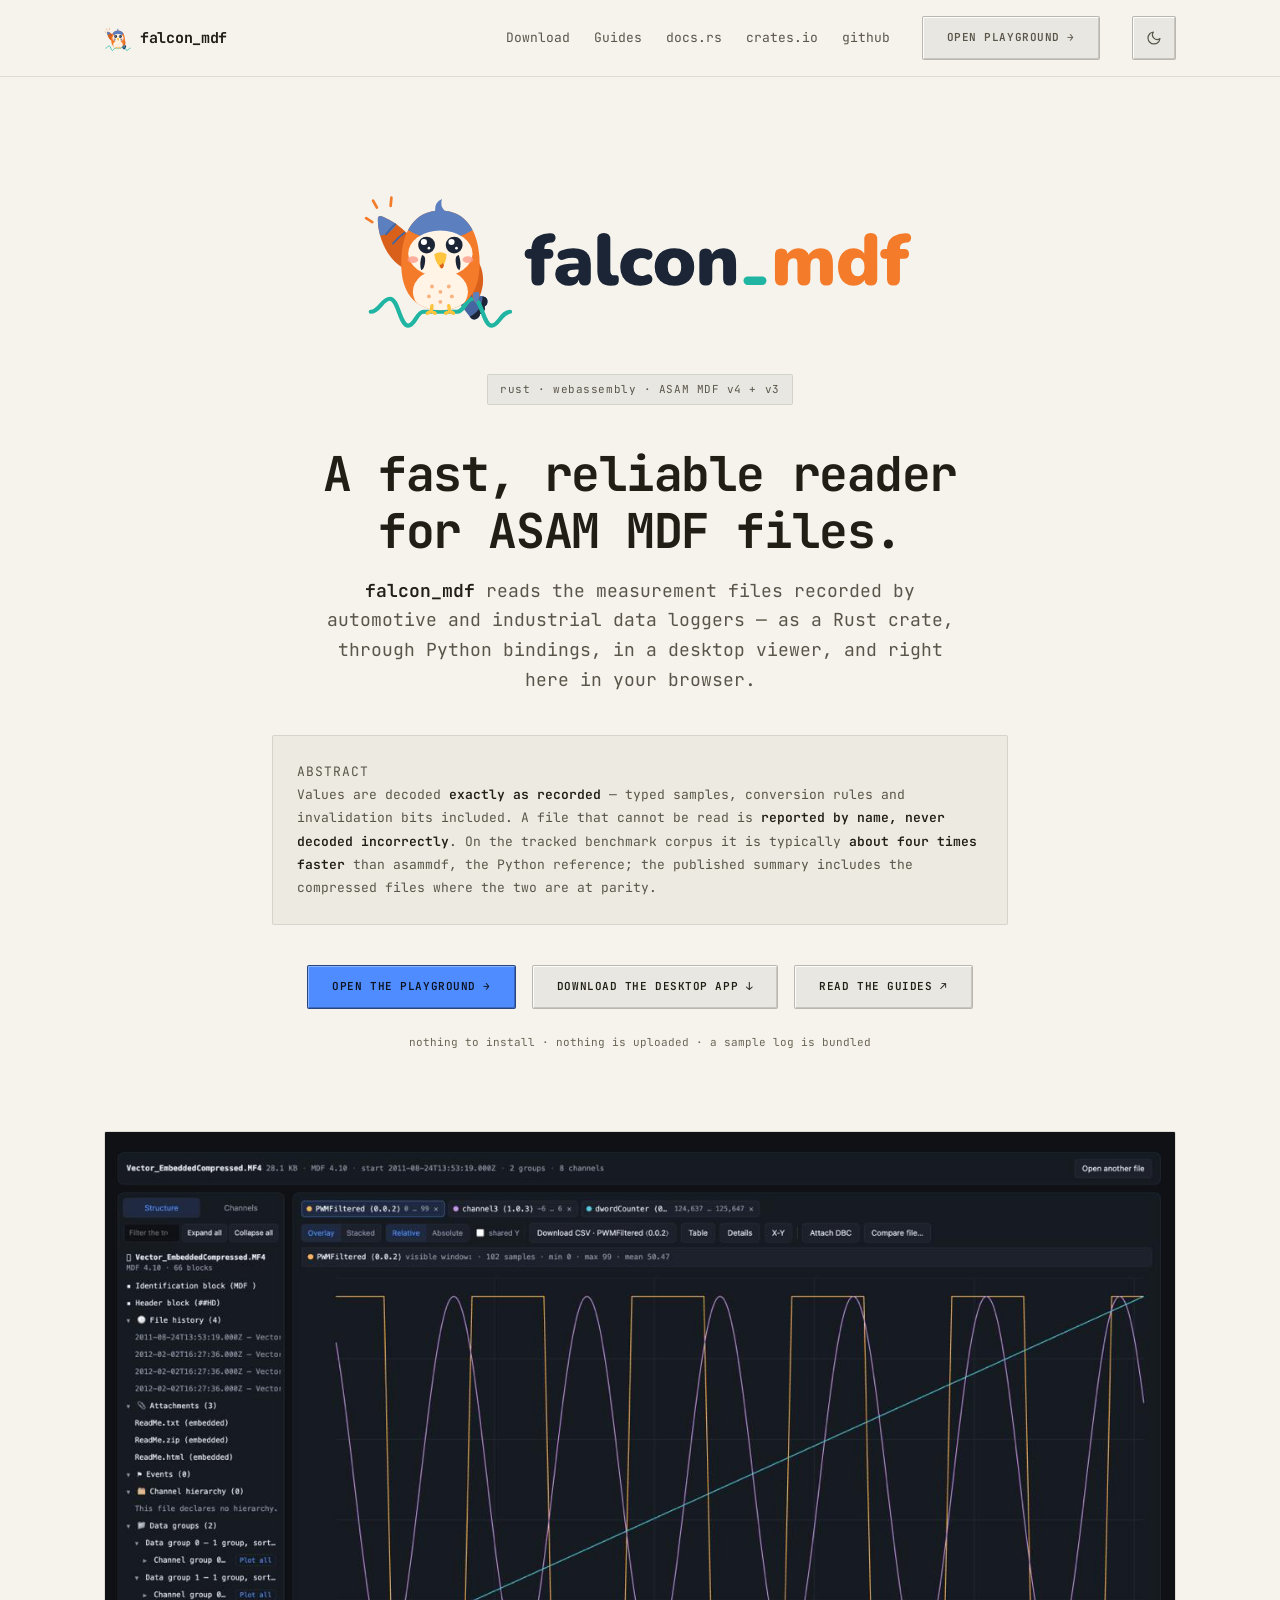
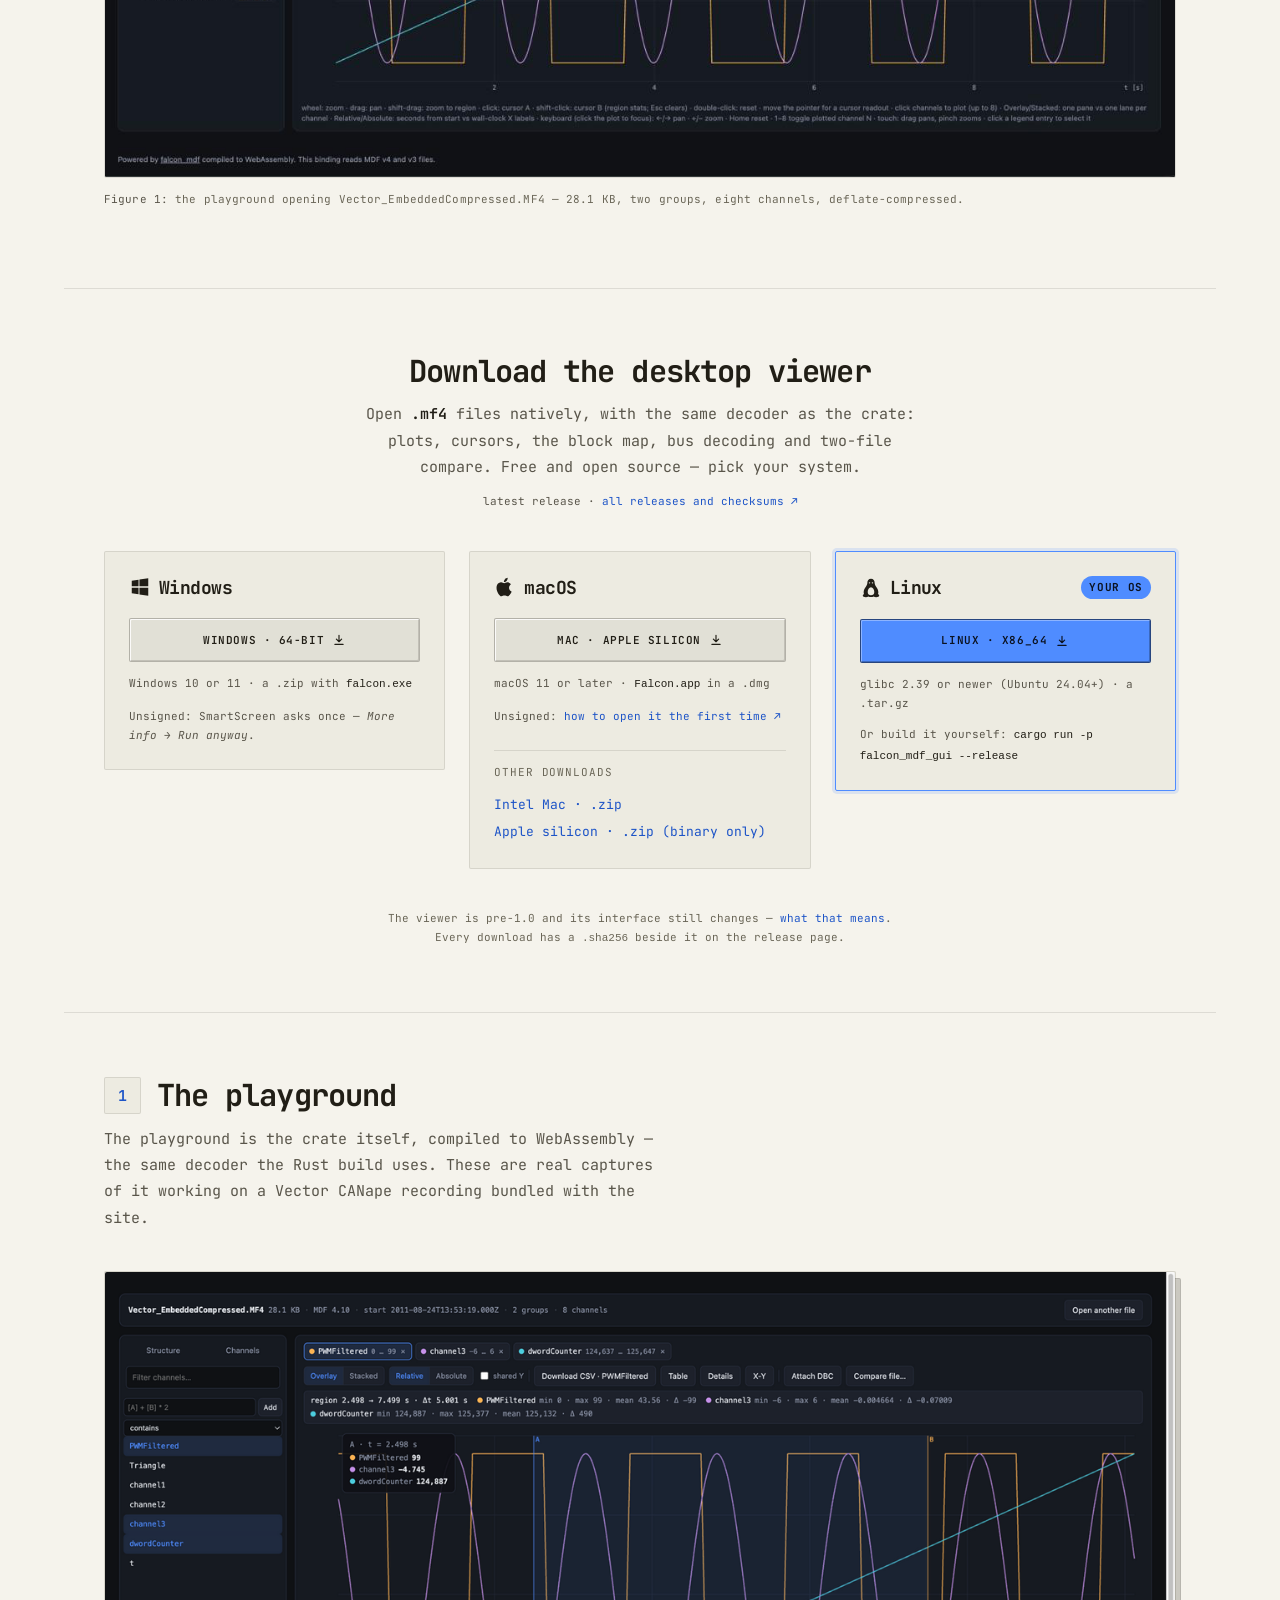
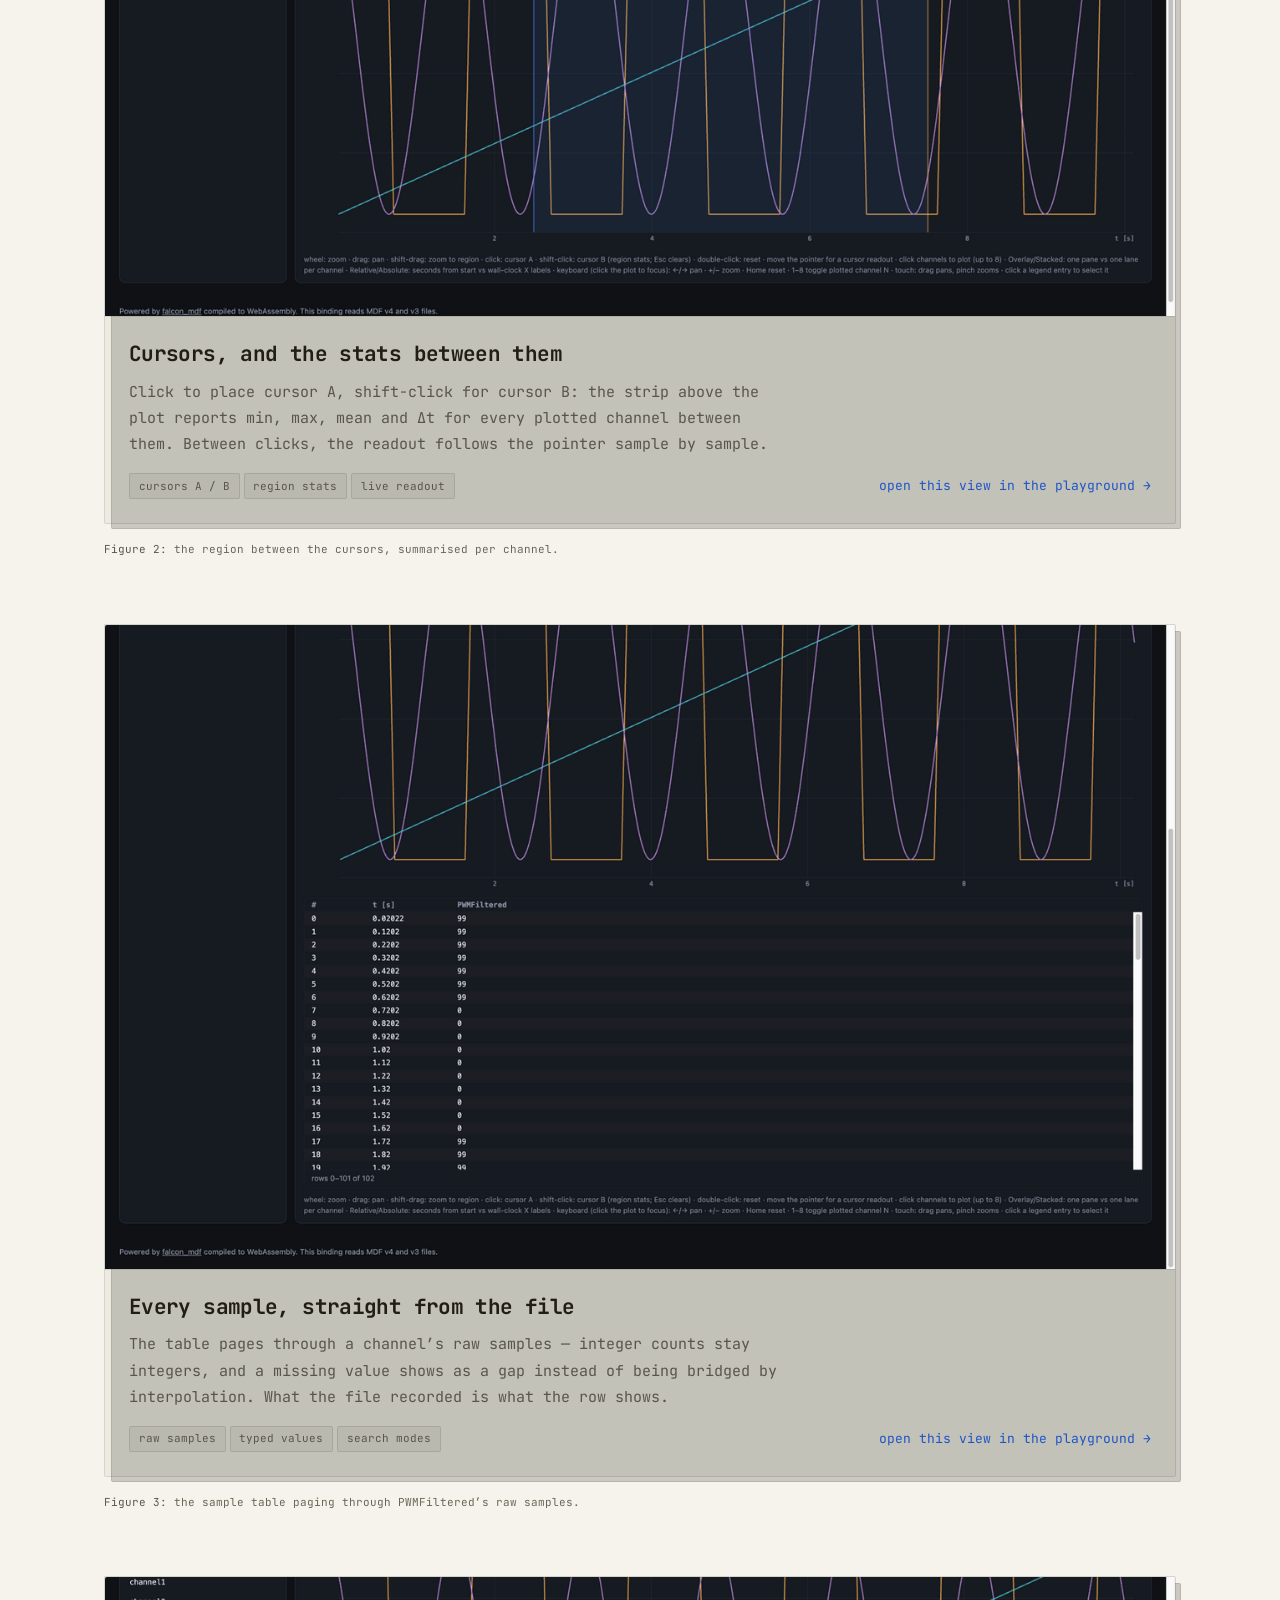
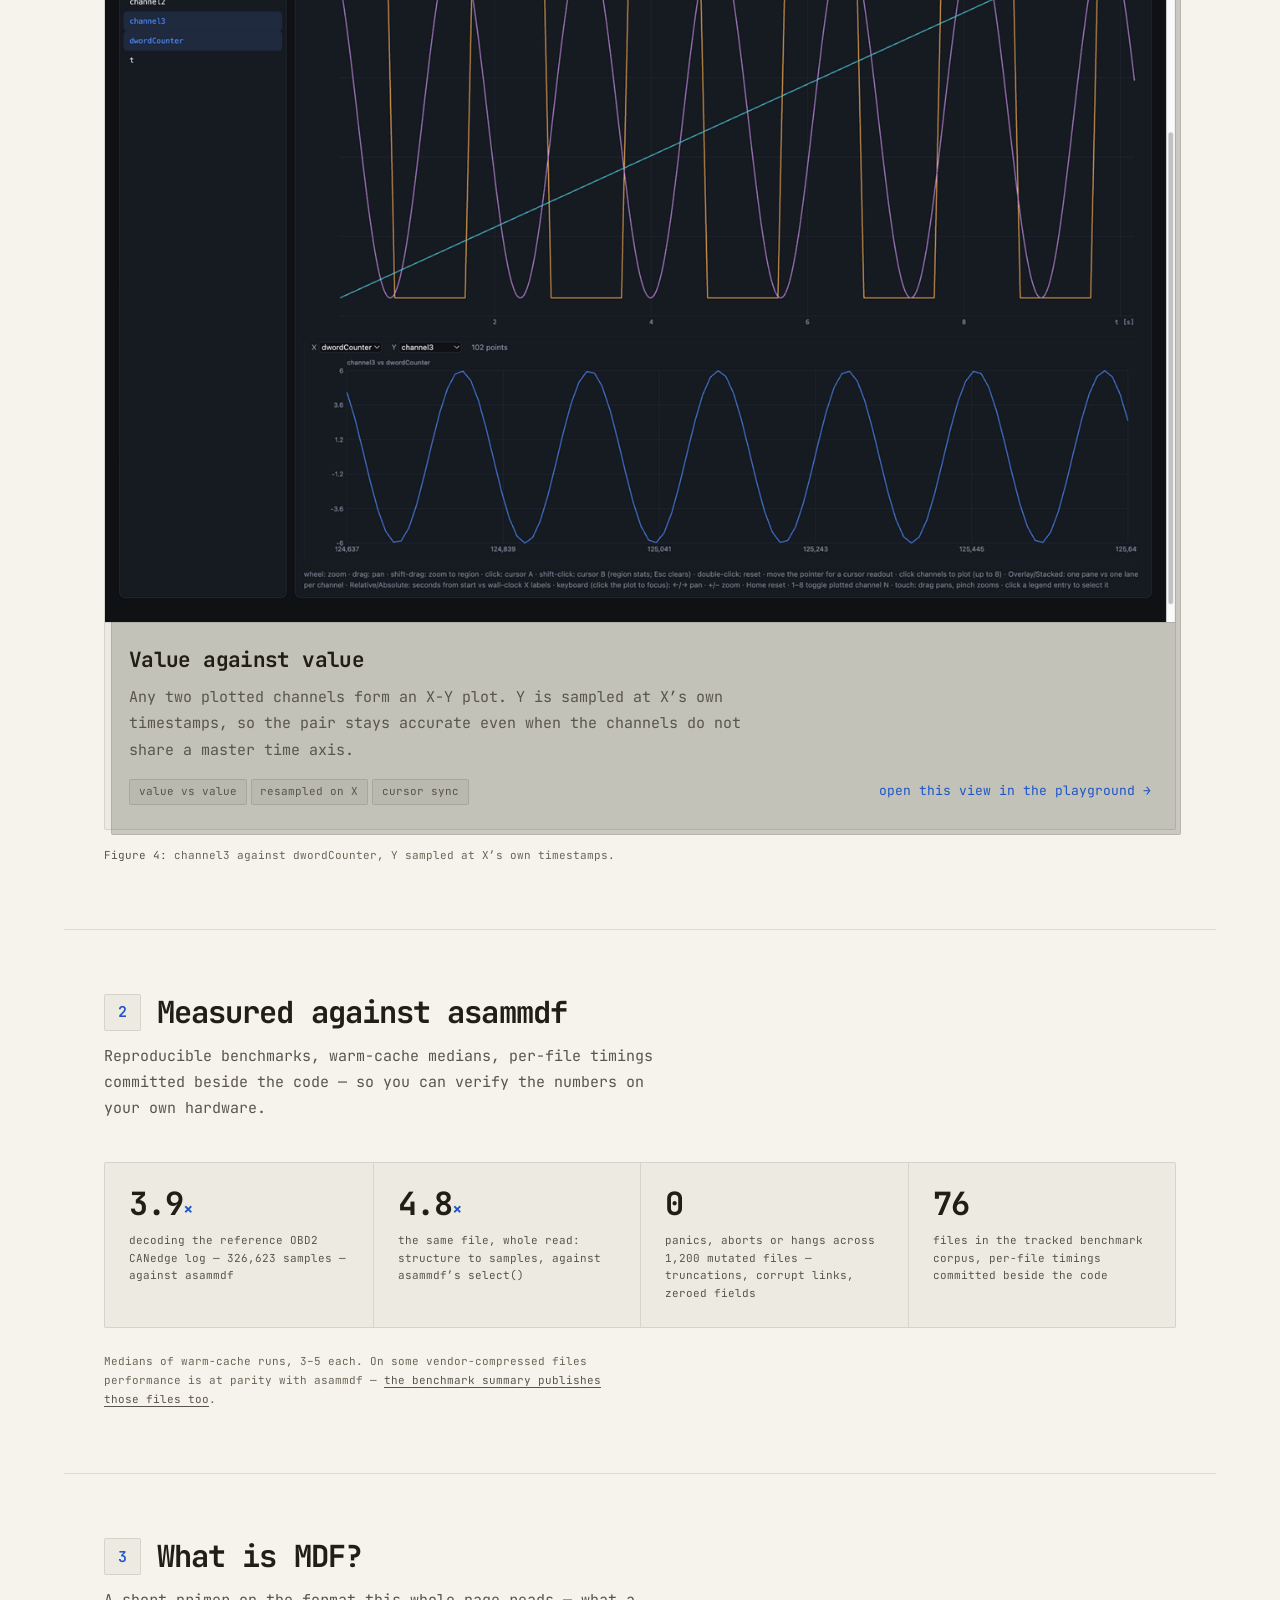
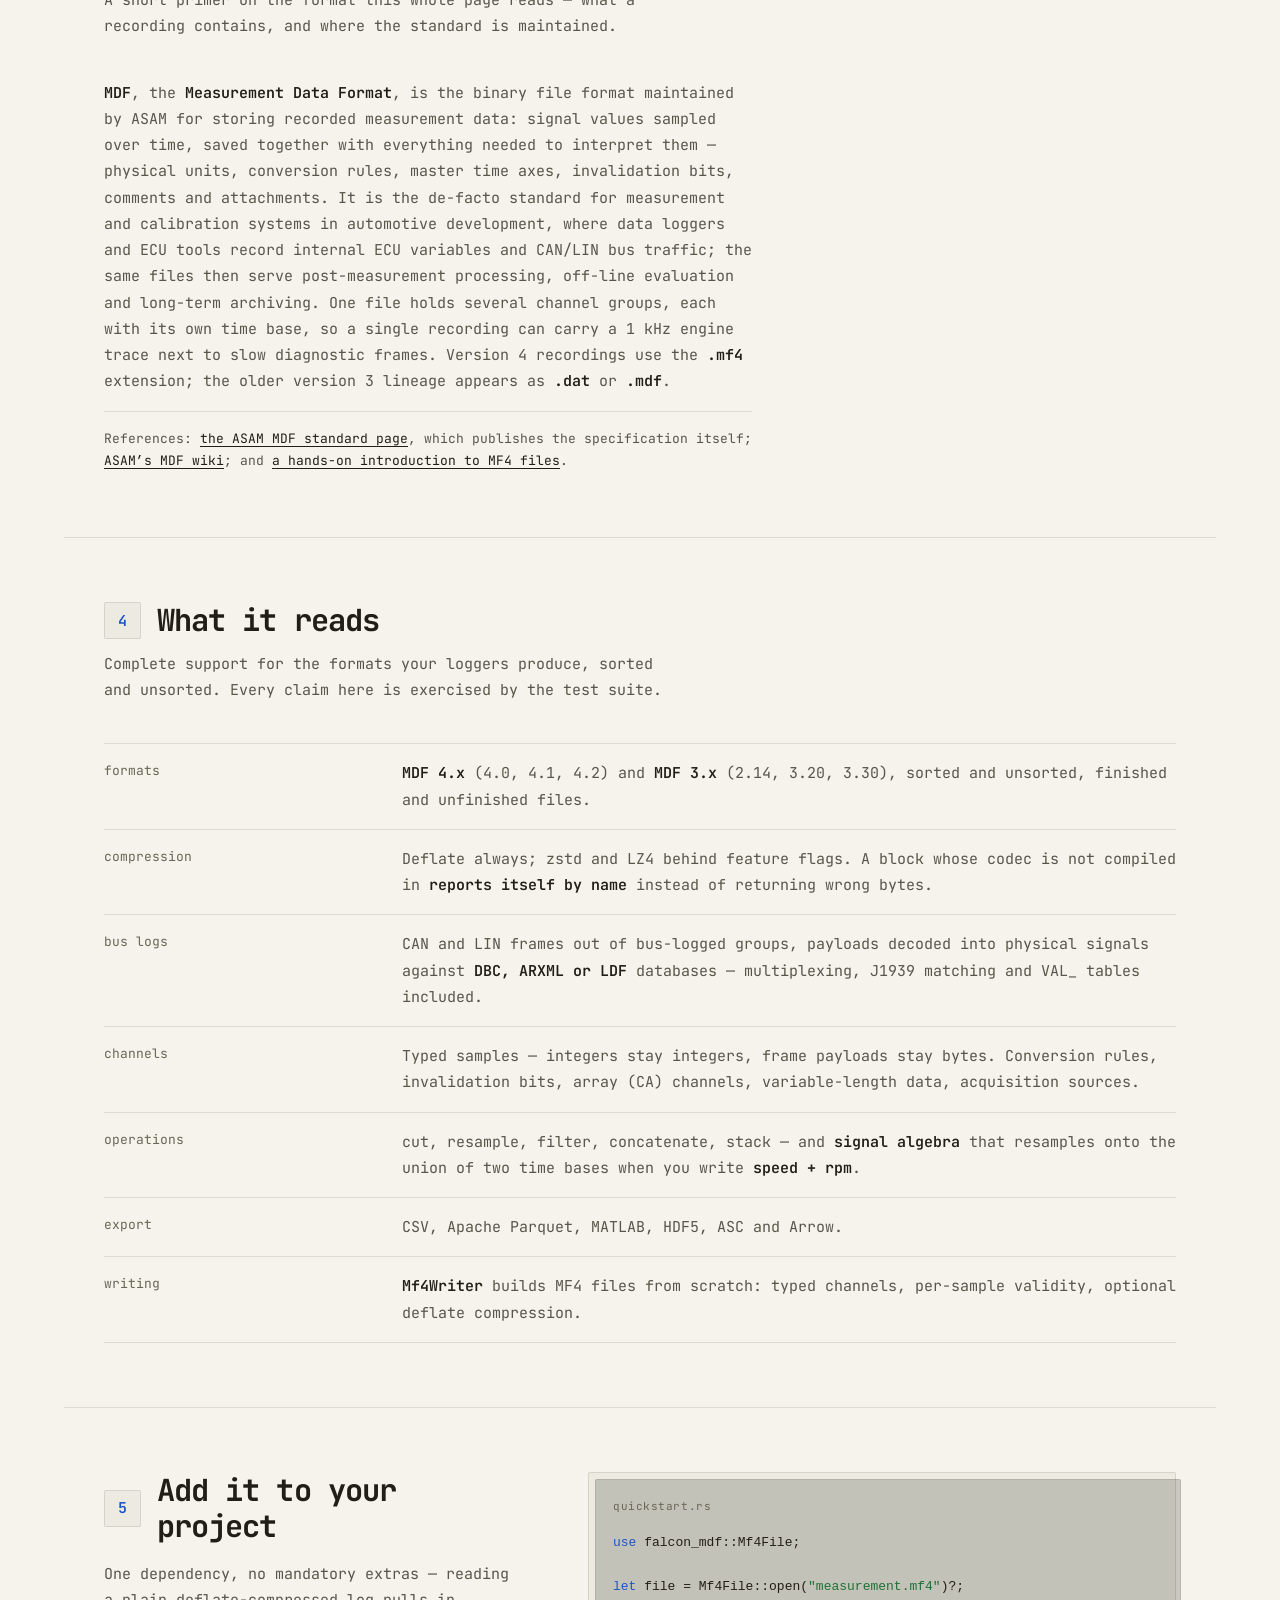
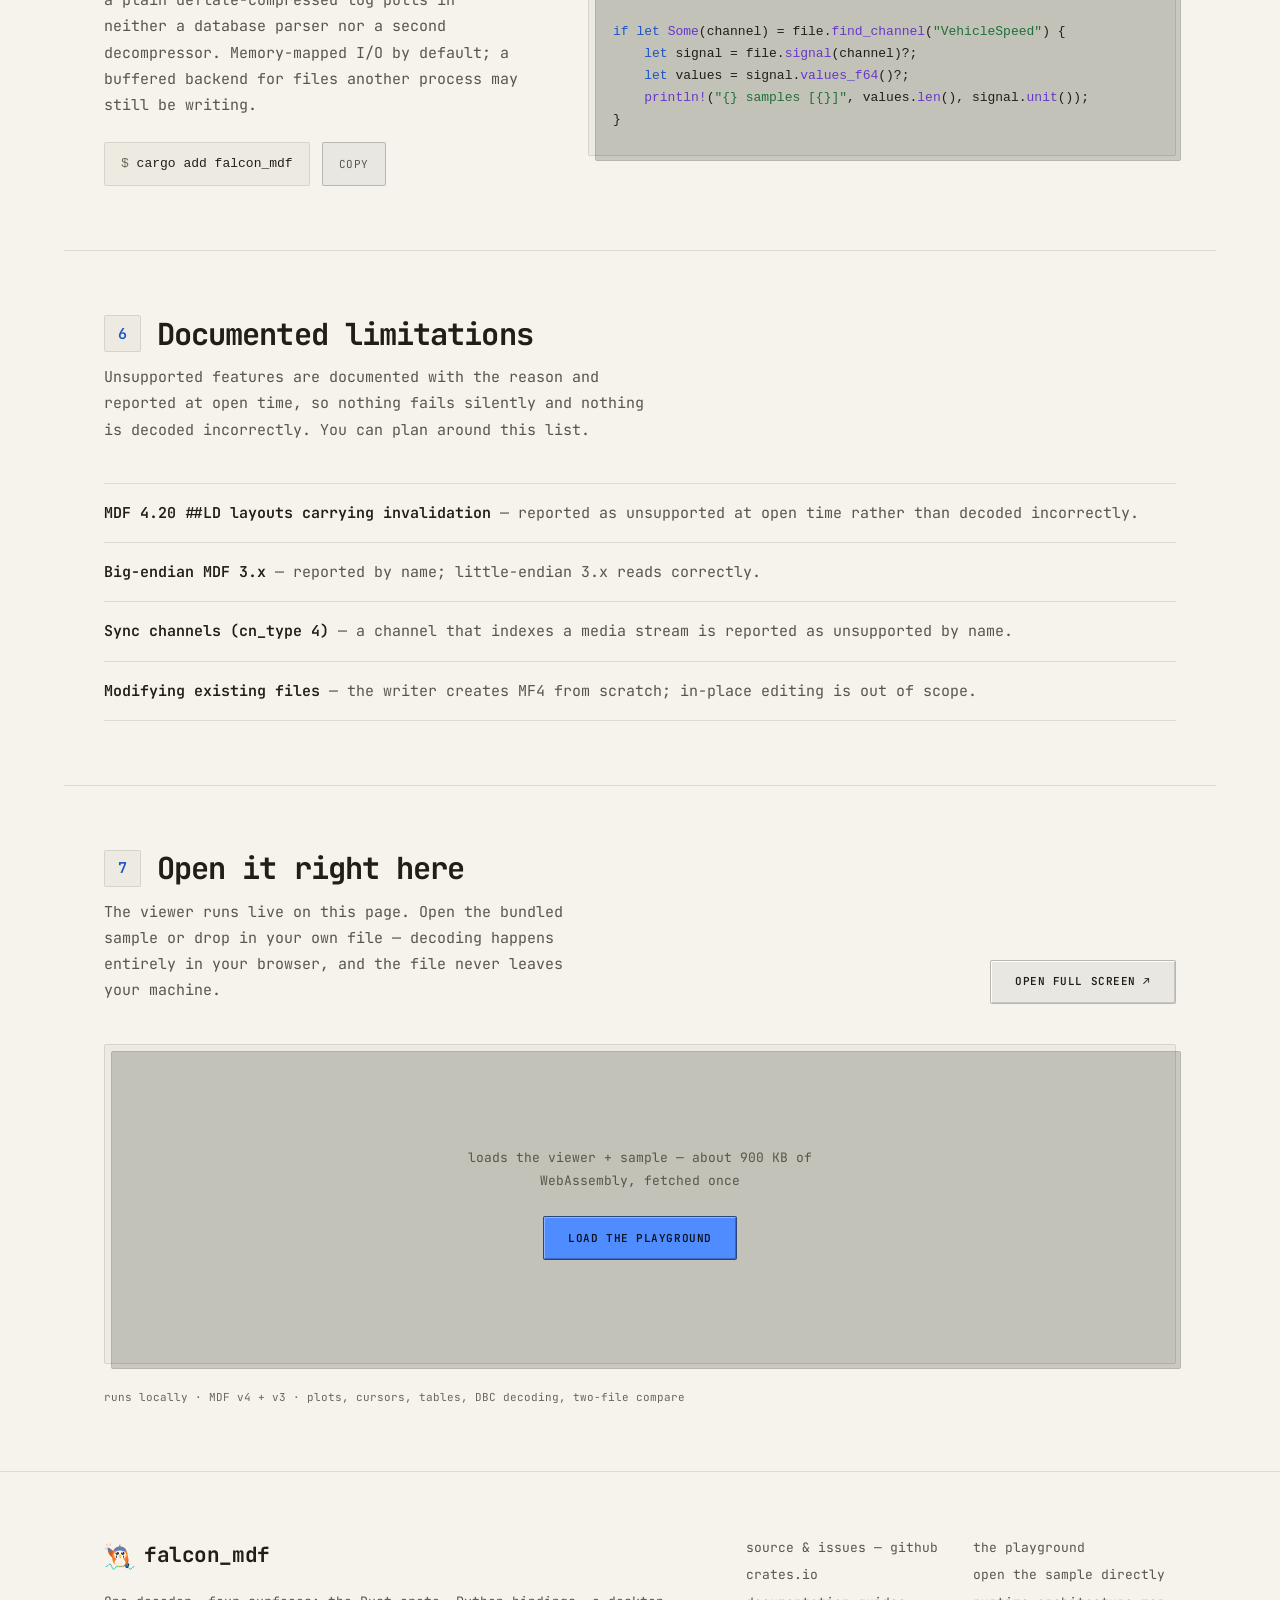
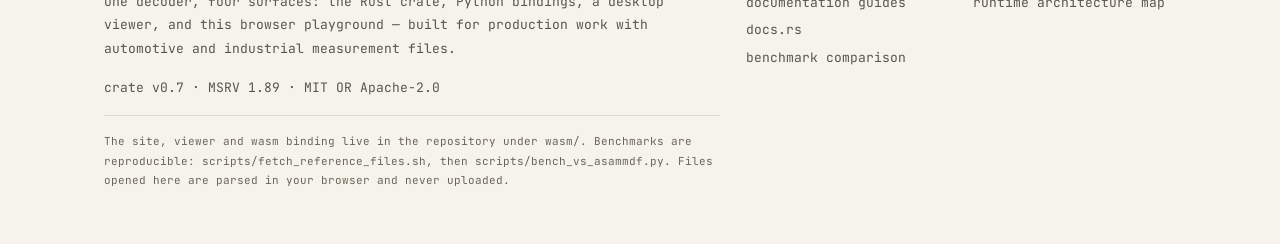
<file: wasm/demo/index.html>
<!doctype html>
<html lang="en">
<head>
  <meta charset="utf-8">
  <meta name="viewport" content="width=device-width, initial-scale=1, viewport-fit=cover">
  <title>falcon_mdf — fast, reliable ASAM MDF reading in Rust and in your browser</title>
  <meta name="description" content="falcon_mdf is a fast, reliable Rust reader for ASAM MDF v4 and v3 measurement files — exact values, documented limitations, typically ~4× faster than asammdf. Try it right here: the crate compiled to WebAssembly, your file never leaves the machine.">
  <meta property="og:title" content="falcon_mdf — fast, reliable ASAM MDF reading in Rust and in your browser">
  <meta property="og:description" content="A fast, reliable Rust reader for ASAM MDF measurement files, with a browser playground. Typically ~4× faster than asammdf.">
  <meta name="theme-color" content="#f5f3ec">
  <link rel="icon" type="image/svg+xml" href="assets/mascot.svg">
  <script>
    // Light is the default; dark applies when the visitor chose it via the
    // nav toggle (persisted) or via ?theme=dark (shareable/render override).
    // Resolved before the stylesheet paints to avoid a flash.
    (function () {
      var theme = "light";
      try {
        var q = new URLSearchParams(window.location.search).get("theme");
        if (q === "dark" || q === "light") theme = q;
        else if (localStorage.getItem("falcon-theme") === "dark") theme = "dark";
      } catch (e) {}
      document.documentElement.setAttribute("data-theme", theme);
      var meta = document.querySelector('meta[name="theme-color"]');
      if (meta) meta.setAttribute("content", theme === "dark" ? "#14120b" : "#f5f3ec");
    })();
  </script>
  <link rel="preconnect" href="https://fonts.googleapis.com">
  <link rel="preconnect" href="https://fonts.gstatic.com" crossorigin>
  <link rel="stylesheet" href="https://fonts.googleapis.com/css2?family=JetBrains+Mono:wght@400;600;700&display=swap">
  <link rel="stylesheet" href="site.css">
</head>
<body>
  <a class="skip" href="#main">Skip to content</a>

  <nav class="nav" aria-label="Site">
    <div class="wrap nav__line">
      <a class="nav__brand" href="index.html">
        <img src="assets/mascot.svg" width="28" height="28" alt="">
        falcon_mdf
      </a>
      <div class="nav__links">
        <a href="#download">Download</a>
        <a href="docs/">Guides</a>
        <a href="https://docs.rs/falcon_mdf">docs.rs</a>
        <a href="https://crates.io/crates/falcon_mdf">crates.io</a>
        <a href="https://github.com/mohammad-albarham/falcon_mdf">github</a>
        <a class="btn" href="playground.html">open playground →</a>
        <button class="theme-toggle" id="theme-toggle" type="button" aria-label="Switch to dark theme" title="Switch theme">
          <svg class="icon-moon" width="16" height="16" viewBox="0 0 24 24" fill="none" aria-hidden="true">
            <path d="M21 12.8A9 9 0 1 1 11.2 3a7 7 0 0 0 9.8 9.8Z" stroke="currentColor" stroke-width="1.8" stroke-linejoin="round"/>
          </svg>
          <svg class="icon-sun" width="16" height="16" viewBox="0 0 24 24" fill="none" aria-hidden="true">
            <circle cx="12" cy="12" r="4.2" stroke="currentColor" stroke-width="1.8"/>
            <path d="M12 2.5v2.2M12 19.3v2.2M2.5 12h2.2M19.3 12h2.2M4.8 4.8l1.6 1.6M17.6 17.6l1.6 1.6M19.2 4.8l-1.6 1.6M6.4 17.6l-1.6 1.6"
                  stroke="currentColor" stroke-width="1.8" stroke-linecap="round"/>
          </svg>
        </button>
      </div>
    </div>
  </nav>

  <main id="main">

    <header class="hero">
      <div class="wrap hero__in">
        <img class="hero__logo hero__logo--light" src="assets/logo.svg" width="560" height="161" alt="falcon_mdf">
        <img class="hero__logo hero__logo--dark" src="assets/logo-dark.svg" width="560" height="161" alt="falcon_mdf">
        <p class="hero__kicker">rust · webassembly · ASAM MDF v4 + v3</p>
        <h1>A fast, reliable reader for ASAM MDF files.</h1>
        <p class="hero__sub">
          <b>falcon_mdf</b> reads the measurement files recorded by automotive
          and industrial data loggers — as a Rust crate, through Python
          bindings, in a desktop viewer, and right here in your browser.
        </p>
        <div class="abstract">
          <p class="abstract__label">Abstract</p>
          <p>
            Values are decoded <b>exactly as recorded</b> — typed samples,
            conversion rules and invalidation bits included. A file that cannot
            be read is <b>reported by name, never decoded incorrectly</b>. On
            the tracked benchmark corpus it is typically <b>about four times
            faster</b> than asammdf, the Python reference; the published
            summary includes the compressed files where the two are at parity.
          </p>
        </div>
        <div class="hero__cta">
          <a class="btn btn--primary" href="playground.html">Open the playground →</a>
          <a class="btn" href="#download">Download the desktop app ↓</a>
          <a class="btn" href="docs/">Read the guides ↗</a>
        </div>
        <p class="hero__note">nothing to install · nothing is uploaded · a sample log is bundled</p>
      </div>
    </header>

    <figure class="hero-fig wrap">
      <div class="figure">
        <img src="assets/tour-overlay.png" width="1280" height="771" fetchpriority="high"
             alt="The browser viewer plotting PWMFiltered, channel3 and dwordCounter from a compressed Vector MF4 file">
      </div>
      <figcaption><b>Figure 1:</b> the playground opening Vector_EmbeddedCompressed.MF4 — 28.1 KB, two groups, eight channels, deflate-compressed.</figcaption>
    </figure>

    <!-- Download links point at /releases/latest/download/<asset>, which GitHub
         resolves to the newest release, so a new tag needs no edit here. The
         asset names are the ones .github/workflows/release.yml uploads. -->
    <section class="dl wrap" id="download" aria-labelledby="dl-h">
      <div class="dl__head">
        <h2 id="dl-h">Download the desktop viewer</h2>
        <p>
          Open <b>.mf4</b> files natively, with the same decoder as the crate:
          plots, cursors, the block map, bus decoding and two-file compare.
          Free and open source — pick your system.
        </p>
        <p class="dl__release" id="dl-release">
          latest release ·
          <a href="https://github.com/mohammad-albarham/falcon_mdf/releases">all releases and checksums ↗</a>
        </p>
      </div>

      <div class="dl__grid">
        <article class="dl__card panel" data-os="windows">
          <header class="dl__top">
            <svg class="dl__logo" width="22" height="22" viewBox="0 0 24 24" aria-hidden="true">
              <path fill="currentColor" d="M3 5.1 10.4 4v7.2H3zm8.4-1.2L21 2.5v8.7h-9.6zM3 12.8h7.4V20L3 18.9zm8.4 0H21v8.7l-9.6-1.4z"/>
            </svg>
            <h3>Windows</h3>
            <span class="dl__yours" hidden>your os</span>
          </header>
          <a class="btn dl__btn" href="https://github.com/mohammad-albarham/falcon_mdf/releases/latest/download/falcon-gui-windows-x86_64.zip">
            Windows · 64-bit
            <svg width="14" height="14" viewBox="0 0 24 24" fill="none" aria-hidden="true"><path d="M12 4v11m0 0-4.5-4.5M12 15l4.5-4.5M5 19.5h14" stroke="currentColor" stroke-width="2" stroke-linecap="round" stroke-linejoin="round"/></svg>
          </a>
          <p class="dl__req">Windows 10 or 11 · a .zip with <code>falcon.exe</code></p>
          <p class="dl__note">Unsigned: SmartScreen asks once — <i>More info</i> → <i>Run anyway</i>.</p>
        </article>

        <article class="dl__card panel" data-os="mac">
          <header class="dl__top">
            <svg class="dl__logo" width="22" height="22" viewBox="0 0 24 24" aria-hidden="true">
              <path fill="currentColor" d="M16.4 12.7c0-2.5 2-3.7 2.1-3.8-1.2-1.7-3-1.9-3.6-2-1.5-.2-3 .9-3.8.9-.8 0-2-.9-3.3-.9-1.7 0-3.3 1-4.2 2.5-1.8 3.1-.5 7.7 1.3 10.2.9 1.2 1.9 2.6 3.2 2.6 1.3-.1 1.8-.8 3.3-.8 1.6 0 2 .8 3.3.8 1.4 0 2.3-1.3 3.1-2.5 1-1.4 1.4-2.8 1.4-2.9 0 0-2.7-1-2.8-4.1zM13.9 5.2c.7-.8 1.2-2 1-3.2-1 .1-2.3.7-3 1.5-.7.8-1.2 2-1.1 3.1 1.2.1 2.3-.6 3.1-1.4z"/>
            </svg>
            <h3>macOS</h3>
            <span class="dl__yours" hidden>your os</span>
          </header>
          <a class="btn dl__btn" href="https://github.com/mohammad-albarham/falcon_mdf/releases/latest/download/falcon-gui-macos-arm64.dmg">
            Mac · Apple silicon
            <svg width="14" height="14" viewBox="0 0 24 24" fill="none" aria-hidden="true"><path d="M12 4v11m0 0-4.5-4.5M12 15l4.5-4.5M5 19.5h14" stroke="currentColor" stroke-width="2" stroke-linecap="round" stroke-linejoin="round"/></svg>
          </a>
          <p class="dl__req">macOS 11 or later · <code>Falcon.app</code> in a .dmg</p>
          <p class="dl__note">Unsigned: <a href="https://github.com/mohammad-albarham/falcon_mdf/blob/main/gui/FIRST-RUN-MACOS.md">how to open it the first time ↗</a></p>
          <p class="dl__other-label">other downloads</p>
          <ul class="dl__other">
            <li><a href="https://github.com/mohammad-albarham/falcon_mdf/releases/latest/download/falcon-gui-macos-x86_64.zip">Intel Mac · .zip</a></li>
            <li><a href="https://github.com/mohammad-albarham/falcon_mdf/releases/latest/download/falcon-gui-macos-arm64.zip">Apple silicon · .zip (binary only)</a></li>
          </ul>
        </article>

        <article class="dl__card panel" data-os="linux">
          <header class="dl__top">
            <svg class="dl__logo" width="22" height="22" viewBox="0 0 24 24" aria-hidden="true">
              <path fill="currentColor" fill-rule="evenodd" d="M12 2c2.6 0 4 2.1 4 4.6 0 1.4.6 2.6 1.6 3.9 1.3 1.7 2.4 3.6 2.4 6 0 .8-.1 1.5-.4 2.1.9.4 1.4 1 1.4 1.6 0 1-1.5 1.8-3.4 1.8-1.1 0-2.1-.3-2.7-.7-.9.4-1.9.6-2.9.6s-2-.2-2.9-.6c-.6.4-1.6.7-2.7.7C4.5 22 3 21.2 3 20.2c0-.6.5-1.2 1.4-1.6-.3-.6-.4-1.3-.4-2.1 0-2.4 1.1-4.3 2.4-6 1-1.3 1.6-2.5 1.6-3.9C8 4.1 9.4 2 12 2zm0 9.2c-2.1 0-3.6 2.4-3.6 5.1 0 2.3 1.5 3.6 3.6 3.6s3.6-1.3 3.6-3.6c0-2.7-1.5-5.1-3.6-5.1zM10.4 5.6a.8.8 0 1 0 0 1.6.8.8 0 0 0 0-1.6zm3.2 0a.8.8 0 1 0 0 1.6.8.8 0 0 0 0-1.6z"/>
            </svg>
            <h3>Linux</h3>
            <span class="dl__yours" hidden>your os</span>
          </header>
          <a class="btn dl__btn" href="https://github.com/mohammad-albarham/falcon_mdf/releases/latest/download/falcon-gui-linux-x86_64.tar.gz">
            Linux · x86_64
            <svg width="14" height="14" viewBox="0 0 24 24" fill="none" aria-hidden="true"><path d="M12 4v11m0 0-4.5-4.5M12 15l4.5-4.5M5 19.5h14" stroke="currentColor" stroke-width="2" stroke-linecap="round" stroke-linejoin="round"/></svg>
          </a>
          <p class="dl__req">glibc 2.39 or newer (Ubuntu 24.04+) · a .tar.gz</p>
          <p class="dl__note">Or build it yourself: <code>cargo run -p falcon_mdf_gui --release</code></p>
        </article>
      </div>

      <p class="dl__fine">
        The viewer is pre-1.0 and its interface still changes —
        <a href="https://github.com/mohammad-albarham/falcon_mdf/blob/main/gui/RUNNING.md">what that means</a>.
        Every download has a <code>.sha256</code> beside it on the release page.
      </p>
    </section>

    <section class="sec wrap" aria-labelledby="tour-h">
      <div class="sec__head">
        <h2 id="tour-h"><span class="sec__n" aria-hidden="true">1</span>The playground</h2>
        <p>
          The playground is the crate itself, compiled to WebAssembly — the
          same decoder the Rust build uses. These are real captures of it
          working on a Vector CANape recording bundled with the site.
        </p>
      </div>

      <article class="shot panel panel--stack">
        <div class="figure">
          <img src="assets/tour-cursors.png" width="1280" height="771" loading="lazy"
               alt="Cursor A and cursor B placed on the plot with a region statistics strip above">
        </div>
        <div class="shot__body">
          <h3>Cursors, and the stats between them</h3>
          <p>
            Click to place cursor A, shift-click for cursor B: the strip above
            the plot reports min, max, mean and Δt for every plotted channel
            between them. Between clicks, the readout follows the pointer
            sample by sample.
          </p>
          <div class="shot__row">
            <ul class="chips">
              <li>cursors A / B</li>
              <li>region stats</li>
              <li>live readout</li>
            </ul>
            <a class="shot__link" href="playground.html?file=Vector_EmbeddedCompressed.MF4#f=Vector_EmbeddedCompressed.MF4&c=PWMFiltered,channel3,dwordCounter">open this view in the playground →</a>
          </div>
        </div>
      </article>
      <p class="figcap"><b>Figure 2:</b> the region between the cursors, summarised per channel.</p>

      <article class="shot panel panel--stack">
        <div class="figure">
          <img src="assets/tour-table.png" width="1280" height="771" loading="lazy"
               alt="The sample table listing time and PWMFiltered values row by row">
        </div>
        <div class="shot__body">
          <h3>Every sample, straight from the file</h3>
          <p>
            The table pages through a channel’s raw samples — integer counts
            stay integers, and a missing value shows as a gap instead of being
            bridged by interpolation. What the file recorded is what the row
            shows.
          </p>
          <div class="shot__row">
            <ul class="chips">
              <li>raw samples</li>
              <li>typed values</li>
              <li>search modes</li>
            </ul>
            <a class="shot__link" href="playground.html?file=Vector_EmbeddedCompressed.MF4#f=Vector_EmbeddedCompressed.MF4&c=PWMFiltered">open this view in the playground →</a>
          </div>
        </div>
      </article>
      <p class="figcap"><b>Figure 3:</b> the sample table paging through PWMFiltered’s raw samples.</p>

      <article class="shot panel panel--stack">
        <div class="figure">
          <img src="assets/tour-xy.png" width="1280" height="771" loading="lazy"
               alt="An X-Y plot of channel3 against dwordCounter drawn below the time plot">
        </div>
        <div class="shot__body">
          <h3>Value against value</h3>
          <p>
            Any two plotted channels form an X-Y plot. Y is sampled at X’s own
            timestamps, so the pair stays accurate even when the channels do
            not share a master time axis.
          </p>
          <div class="shot__row">
            <ul class="chips">
              <li>value vs value</li>
              <li>resampled on X</li>
              <li>cursor sync</li>
            </ul>
            <a class="shot__link" href="playground.html?file=Vector_EmbeddedCompressed.MF4#f=Vector_EmbeddedCompressed.MF4&c=dwordCounter,channel3">open this view in the playground →</a>
          </div>
        </div>
      </article>
      <p class="figcap"><b>Figure 4:</b> channel3 against dwordCounter, Y sampled at X’s own timestamps.</p>
    </section>

    <section class="sec wrap" aria-labelledby="stats-h">
      <div class="sec__head">
        <h2 id="stats-h"><span class="sec__n" aria-hidden="true">2</span>Measured against asammdf</h2>
        <p>
          Reproducible benchmarks, warm-cache medians, per-file timings
          committed beside the code — so you can verify the numbers on your own
          hardware.
        </p>
      </div>
      <div class="stats__grid">
        <div class="stat">
          <p class="stat__n">3.9<small>×</small></p>
          <p class="stat__q">decoding the reference OBD2 CANedge log — 326,623 samples — against asammdf</p>
        </div>
        <div class="stat">
          <p class="stat__n">4.8<small>×</small></p>
          <p class="stat__q">the same file, whole read: structure to samples, against asammdf’s select()</p>
        </div>
        <div class="stat">
          <p class="stat__n">0</p>
          <p class="stat__q">panics, aborts or hangs across 1,200 mutated files — truncations, corrupt links, zeroed fields</p>
        </div>
        <div class="stat">
          <p class="stat__n">76</p>
          <p class="stat__q">files in the tracked benchmark corpus, per-file timings committed beside the code</p>
        </div>
      </div>
        <p class="stats__foot">
          Medians of warm-cache runs, 3–5 each. On some vendor-compressed files
          performance is at parity with asammdf — <a href="https://github.com/mohammad-albarham/falcon_mdf/blob/main/benchmarks/COMPARISON.md">the benchmark summary publishes those files too</a>.
        </p>
    </section>

    <section class="sec wrap" aria-labelledby="mdf-h">
      <div class="sec__head">
        <h2 id="mdf-h"><span class="sec__n" aria-hidden="true">3</span>What is MDF?</h2>
        <p>
          A short primer on the format this whole page reads — what a
          recording contains, and where the standard is maintained.
        </p>
      </div>
      <div class="mdf-primer">
        <p>
          <b>MDF</b>, the <b>Measurement Data Format</b>, is the binary file
          format maintained by ASAM for storing recorded measurement data:
          signal values sampled over time, saved together with everything
          needed to interpret them — physical units, conversion rules, master
          time axes, invalidation bits, comments and attachments. It is the
          de-facto standard for measurement and calibration systems in
          automotive development, where data loggers and ECU tools record
          internal ECU variables and CAN/LIN bus traffic; the same files then
          serve post-measurement processing, off-line evaluation and long-term
          archiving. One file holds several channel groups, each with its own
          time base, so a single recording can carry a 1&nbsp;kHz engine trace
          next to slow diagnostic frames. Version 4 recordings use the
          <b>.mf4</b> extension; the older version&nbsp;3 lineage appears as
          <b>.dat</b> or <b>.mdf</b>.
        </p>
        <p class="mdf-primer__refs">
          References: <a href="https://www.asam.net/standards/detail/mdf/">the ASAM MDF standard page</a>,
          which publishes the specification itself; <a href="https://www.asam.net/standards/detail/mdf/wiki/">ASAM’s
          MDF wiki</a>; and <a href="https://www.csselectronics.com/pages/mf4-mdf4-measurement-data-format">a
          hands-on introduction to MF4 files</a>.
        </p>
      </div>
    </section>

    <section class="sec wrap" aria-labelledby="spec-h">
      <div class="sec__head">
        <h2 id="spec-h"><span class="sec__n" aria-hidden="true">4</span>What it reads</h2>
        <p>
          Complete support for the formats your loggers produce, sorted and
          unsorted. Every claim here is exercised by the test suite.
        </p>
      </div>
      <div class="spec__row">
        <p class="spec__k">formats</p>
        <p class="spec__v"><b>MDF 4.x</b> (4.0, 4.1, 4.2) and <b>MDF 3.x</b> (2.14, 3.20, 3.30), sorted and unsorted, finished and unfinished files.</p>
      </div>
      <div class="spec__row">
        <p class="spec__k">compression</p>
        <p class="spec__v">Deflate always; zstd and LZ4 behind feature flags. A block whose codec is not compiled in <b>reports itself by name</b> instead of returning wrong bytes.</p>
      </div>
      <div class="spec__row">
        <p class="spec__k">bus logs</p>
        <p class="spec__v">CAN and LIN frames out of bus-logged groups, payloads decoded into physical signals against <b>DBC, ARXML or LDF</b> databases — multiplexing, J1939 matching and VAL_ tables included.</p>
      </div>
      <div class="spec__row">
        <p class="spec__k">channels</p>
        <p class="spec__v">Typed samples — integers stay integers, frame payloads stay bytes. Conversion rules, invalidation bits, array (CA) channels, variable-length data, acquisition sources.</p>
      </div>
      <div class="spec__row">
        <p class="spec__k">operations</p>
        <p class="spec__v">cut, resample, filter, concatenate, stack — and <b>signal algebra</b> that resamples onto the union of two time bases when you write <b>speed + rpm</b>.</p>
      </div>
      <div class="spec__row">
        <p class="spec__k">export</p>
        <p class="spec__v">CSV, Apache Parquet, MATLAB, HDF5, ASC and Arrow.</p>
      </div>
      <div class="spec__row">
        <p class="spec__k">writing</p>
        <p class="spec__v"><b>Mf4Writer</b> builds MF4 files from scratch: typed channels, per-sample validity, optional deflate compression.</p>
      </div>
    </section>

    <section class="sec wrap" aria-labelledby="code-h">
      <div class="code__grid">
        <div class="code__head">
          <h2 id="code-h"><span class="sec__n" aria-hidden="true">5</span>Add it to your project</h2>
          <p>
            One dependency, no mandatory extras — reading a plain deflate-compressed
            log pulls in neither a database parser nor a second decompressor.
            Memory-mapped I/O by default; a buffered backend for files another
            process may still be writing.
          </p>
          <div class="install">
            <pre><span class="prompt">$&nbsp;</span>cargo add falcon_mdf</pre>
            <button class="copy" id="copy-install" type="button" aria-label="Copy the cargo add command">copy</button>
          </div>
        </div>
        <div class="codeblock panel panel--stack">
          <p class="codeblock__label">quickstart.rs</p>
          <pre><span class="kw">use</span> falcon_mdf::Mf4File;

<span class="kw">let</span> file = Mf4File::open(<span class="str">"measurement.mf4"</span>)?;

<span class="kw">if let</span> <span class="fn">Some</span>(channel) = file.<span class="fn">find_channel</span>(<span class="str">"VehicleSpeed"</span>) {
    <span class="kw">let</span> signal = file.<span class="fn">signal</span>(channel)?;
    <span class="kw">let</span> values = signal.<span class="fn">values_f64</span>()?;
    <span class="fn">println!</span>(<span class="str">"{} samples [{}]"</span>, values.<span class="fn">len</span>(), signal.<span class="fn">unit</span>());
}</pre>
        </div>
      </div>
    </section>

    <section class="sec wrap limits" aria-labelledby="limits-h">
      <div class="sec__head">
        <h2 id="limits-h"><span class="sec__n" aria-hidden="true">6</span>Documented limitations</h2>
        <p>
          Unsupported features are documented with the reason and reported at
          open time, so nothing fails silently and nothing is decoded
          incorrectly. You can plan around this list.
        </p>
      </div>
      <ul>
        <li>
          <span><b>MDF 4.20 ##LD layouts carrying invalidation</b> — reported as unsupported at open time rather than decoded incorrectly.</span>
        </li>
        <li>
          <span><b>Big-endian MDF 3.x</b> — reported by name; little-endian 3.x reads correctly.</span>
        </li>
        <li>
          <span><b>Sync channels (cn_type 4)</b> — a channel that indexes a media stream is reported as unsupported by name.</span>
        </li>
        <li>
          <span><b>Modifying existing files</b> — the writer creates MF4 from scratch; in-place editing is out of scope.</span>
        </li>
      </ul>
    </section>

    <section class="sec wrap play" aria-labelledby="play-h">
      <div class="play__head">
        <div>
          <h2 id="play-h"><span class="sec__n" aria-hidden="true">7</span>Open it right here</h2>
          <p>
            The viewer runs live on this page. Open the bundled sample or drop
            in your own file — decoding happens entirely in your browser, and
            the file never leaves your machine.
          </p>
        </div>
        <div class="play__launch">
          <a class="btn" href="playground.html?file=sample.mf4">Open full screen ↗</a>
        </div>
      </div>
      <div class="play__stage panel panel--stack" id="play-stage">
        <div class="play__gate" id="play-gate">
          <p>loads the viewer + sample — about 900 KB of WebAssembly, fetched once</p>
          <button class="btn btn--primary" id="play-load" type="button">Load the playground</button>
        </div>
        <div class="play__frame" id="play-frame" hidden>
          <iframe id="play-iframe" title="falcon_mdf playground — sample measurement loaded"
                  src="about:blank" loading="lazy"></iframe>
        </div>
      </div>
      <p class="play__facts">runs locally · MDF v4 + v3 · plots, cursors, tables, DBC decoding, two-file compare</p>
    </section>

  </main>

  <footer class="colophon">
    <div class="wrap">
      <div class="colophon__grid">
        <div>
          <p class="colophon__mark">
            <img src="assets/mascot.svg" width="32" height="32" alt="">
            falcon_mdf
          </p>
          <p>
            One decoder, four surfaces: the Rust crate, Python bindings, a
            desktop viewer, and this browser playground — built for production
            work with automotive and industrial measurement files.
          </p>
          <p>crate v0.7 · MSRV 1.89 · MIT OR Apache-2.0</p>
        </div>
        <div class="colophon__cols">
          <div>
            <ul>
              <li><a href="https://github.com/mohammad-albarham/falcon_mdf">source &amp; issues — github</a></li>
              <li><a href="https://crates.io/crates/falcon_mdf">crates.io</a></li>
              <li><a href="docs/">documentation guides</a></li>
              <li><a href="https://docs.rs/falcon_mdf">docs.rs</a></li>
              <li><a href="https://github.com/mohammad-albarham/falcon_mdf/blob/main/benchmarks/COMPARISON.md">benchmark comparison</a></li>
            </ul>
          </div>
          <div>
            <ul>
              <li><a href="playground.html">the playground</a></li>
              <li><a href="playground.html?file=sample.mf4">open the sample directly</a></li>
              <li><a href="architecture.html">runtime architecture map</a></li>
            </ul>
          </div>
        </div>
      </div>
      <p class="colophon__fine">
        The site, viewer and wasm binding live in the repository under wasm/.
        Benchmarks are reproducible: scripts/fetch_reference_files.sh, then
        scripts/bench_vs_asammdf.py. Files opened here are parsed in your browser
        and never uploaded.
      </p>
    </div>
  </footer>

  <style>
    .skip {
      position: absolute;
      inline-size: 1px;
      block-size: 1px;
      overflow: hidden;
      clip-path: inset(50%);
      white-space: nowrap;
    }
    .skip:focus-visible {
      position: fixed;
      inset-block-start: var(--space-sm);
      inset-inline-start: var(--space-sm);
      inline-size: auto;
      block-size: auto;
      clip-path: none;
      z-index: var(--z-toast);
      background: var(--color-paper-3);
      color: var(--color-ink);
      padding: var(--space-sm) var(--space-md);
      border: 1px solid var(--color-accent);
      border-radius: var(--radius);
    }
  </style>

  <script>
    // Click-to-load: the wasm module is only fetched once a visitor asks for it.
    document.getElementById("play-load").addEventListener("click", () => {
      const stage = document.getElementById("play-stage");
      const frame = document.getElementById("play-frame");
      const gate = document.getElementById("play-gate");
      const iframe = document.getElementById("play-iframe");
      iframe.src = "playground.html?file=sample.mf4#f=sample.mf4&c=Speed,Boost";
      gate.hidden = true;
      frame.hidden = false;
      frame.classList.add("is-live");
      stage.classList.add("is-live");
    });

    // Download cards: the visitor's own system gets the badge and the primary
    // button. A phone or tablet gets neither — none of the builds runs there.
    // Apple silicon and Intel Macs report the same user agent, so a Mac gets
    // the Apple-silicon image with Intel one link below it.
    (function () {
      const hint = ((navigator.userAgentData && navigator.userAgentData.platform) || "")
        + " " + (navigator.platform || "") + " " + navigator.userAgent;
      const mobile = /Android|iPhone|iPad|iPod|Mobile/i.test(hint)
        || (navigator.maxTouchPoints > 1 && /Mac/i.test(hint));
      const os = mobile ? null
        : /Win/i.test(hint) ? "windows"
        : /Mac/i.test(hint) ? "mac"
        : /Linux|X11|CrOS/i.test(hint) ? "linux"
        : null;
      const card = os && document.querySelector('.dl__card[data-os="' + os + '"]');
      if (card) {
        card.classList.add("is-yours");
        card.querySelector(".dl__yours").hidden = false;
        card.querySelector(".dl__btn").classList.add("btn--primary");
      }
    })();

    // The release line names the version the buttons fetch. Best-effort: the
    // links work without it, so a rate-limited or offline API changes nothing.
    fetch("https://api.github.com/repos/mohammad-albarham/falcon_mdf/releases/latest")
      .then((r) => (r.ok ? r.json() : null))
      .then((release) => {
        if (!release || !release.tag_name) return;
        const line = document.getElementById("dl-release");
        const date = (release.published_at || "").slice(0, 10);
        const name = document.createElement("b");
        name.textContent = release.tag_name;
        line.firstChild.textContent = "latest release ";
        line.insertBefore(name, line.firstChild.nextSibling);
        line.insertBefore(document.createTextNode(date ? " · " + date + " · " : " · "), name.nextSibling);
      })
      .catch(() => {});

    // Copy affordance: the label change is the feedback — no toast.
    const copyBtn = document.getElementById("copy-install");
    copyBtn.addEventListener("click", async () => {
      await navigator.clipboard.writeText("cargo add falcon_mdf");
      copyBtn.textContent = "copied";
      setTimeout(() => { copyBtn.textContent = "copy"; }, 2500);
    });

    // Theme toggle: flips <html data-theme>, persists the choice, and keeps
    // the button's label pointing at where the next click lands.
    const themeBtn = document.getElementById("theme-toggle");
    const themeMeta = document.querySelector('meta[name="theme-color"]');
    function applyTheme(theme) {
      document.documentElement.setAttribute("data-theme", theme);
      try { localStorage.setItem("falcon-theme", theme); } catch (e) {}
      themeBtn.setAttribute("aria-label",
        theme === "dark" ? "Switch to light theme" : "Switch to dark theme");
      if (themeMeta) themeMeta.setAttribute("content", theme === "dark" ? "#14120b" : "#f5f3ec");
    }
    themeBtn.addEventListener("click", () => {
      applyTheme(document.documentElement.getAttribute("data-theme") === "dark" ? "light" : "dark");
    });
  </script>
</body>
</html>
</file>
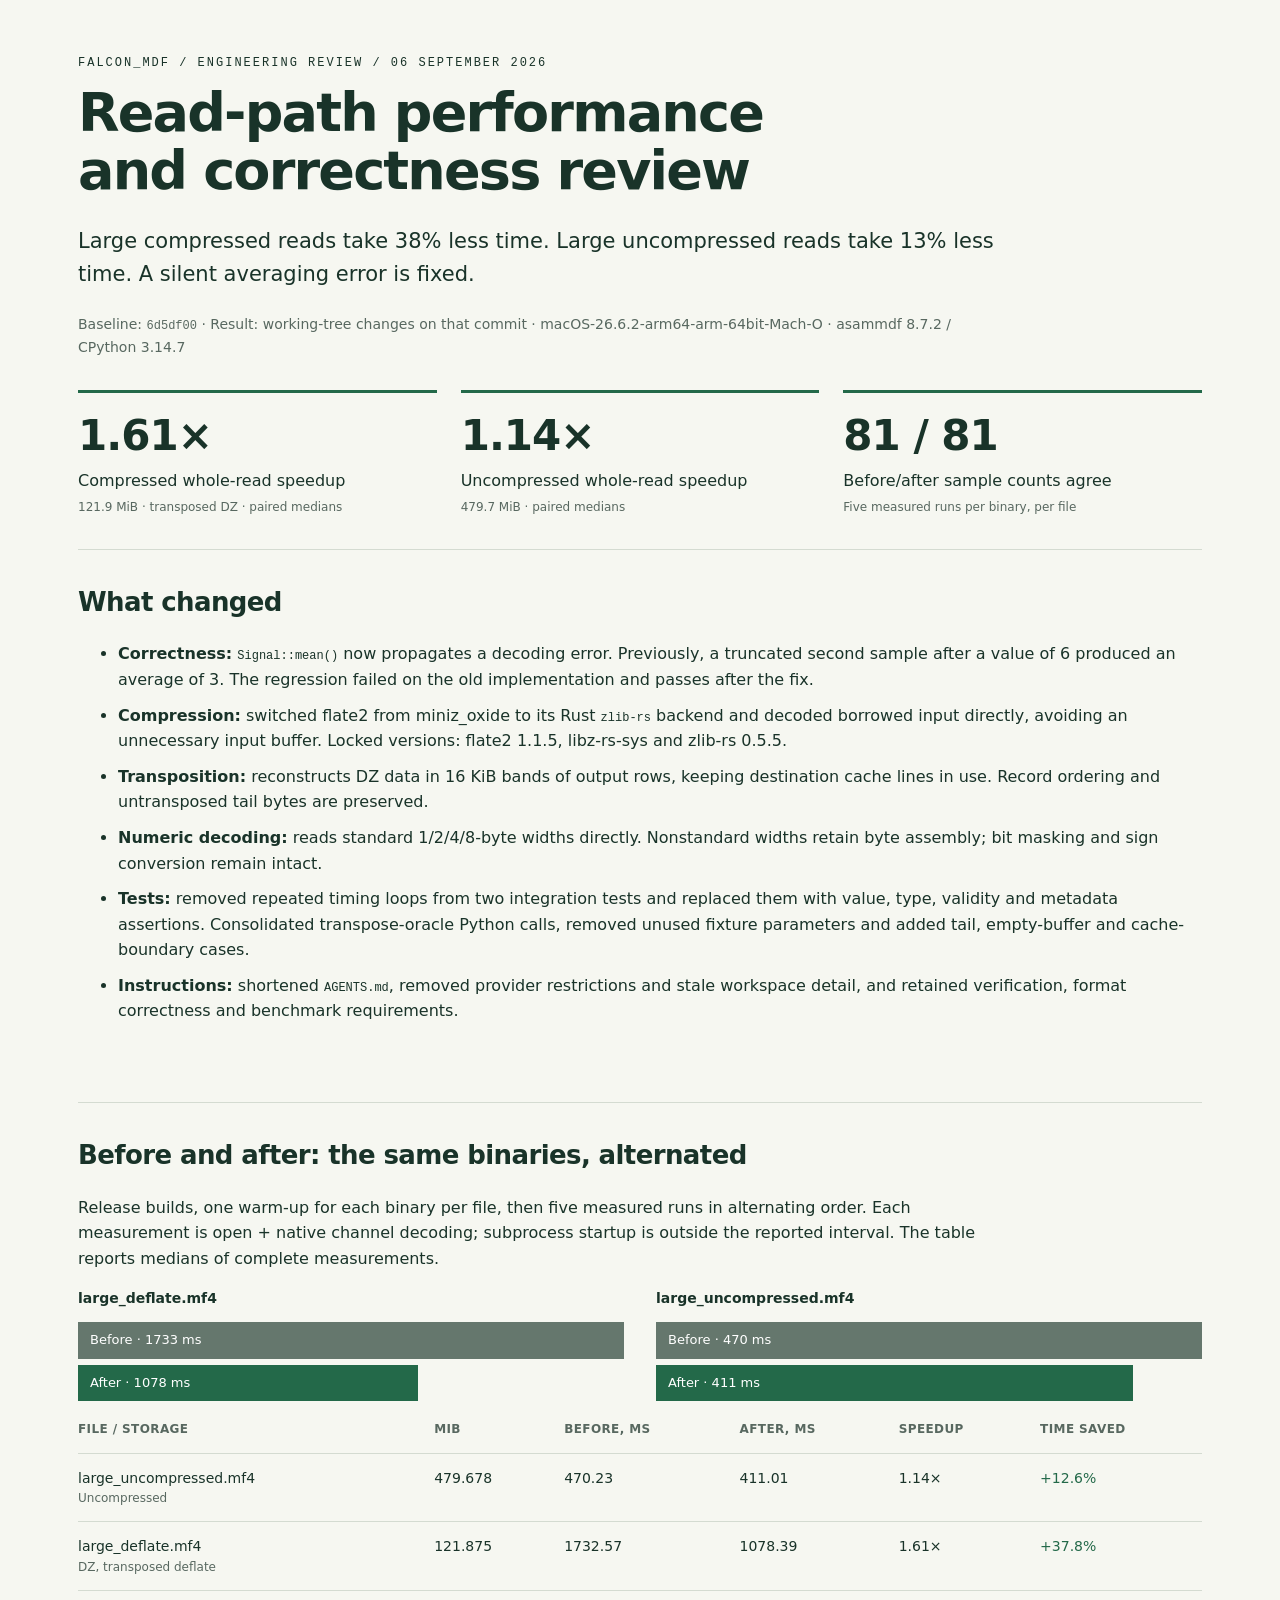
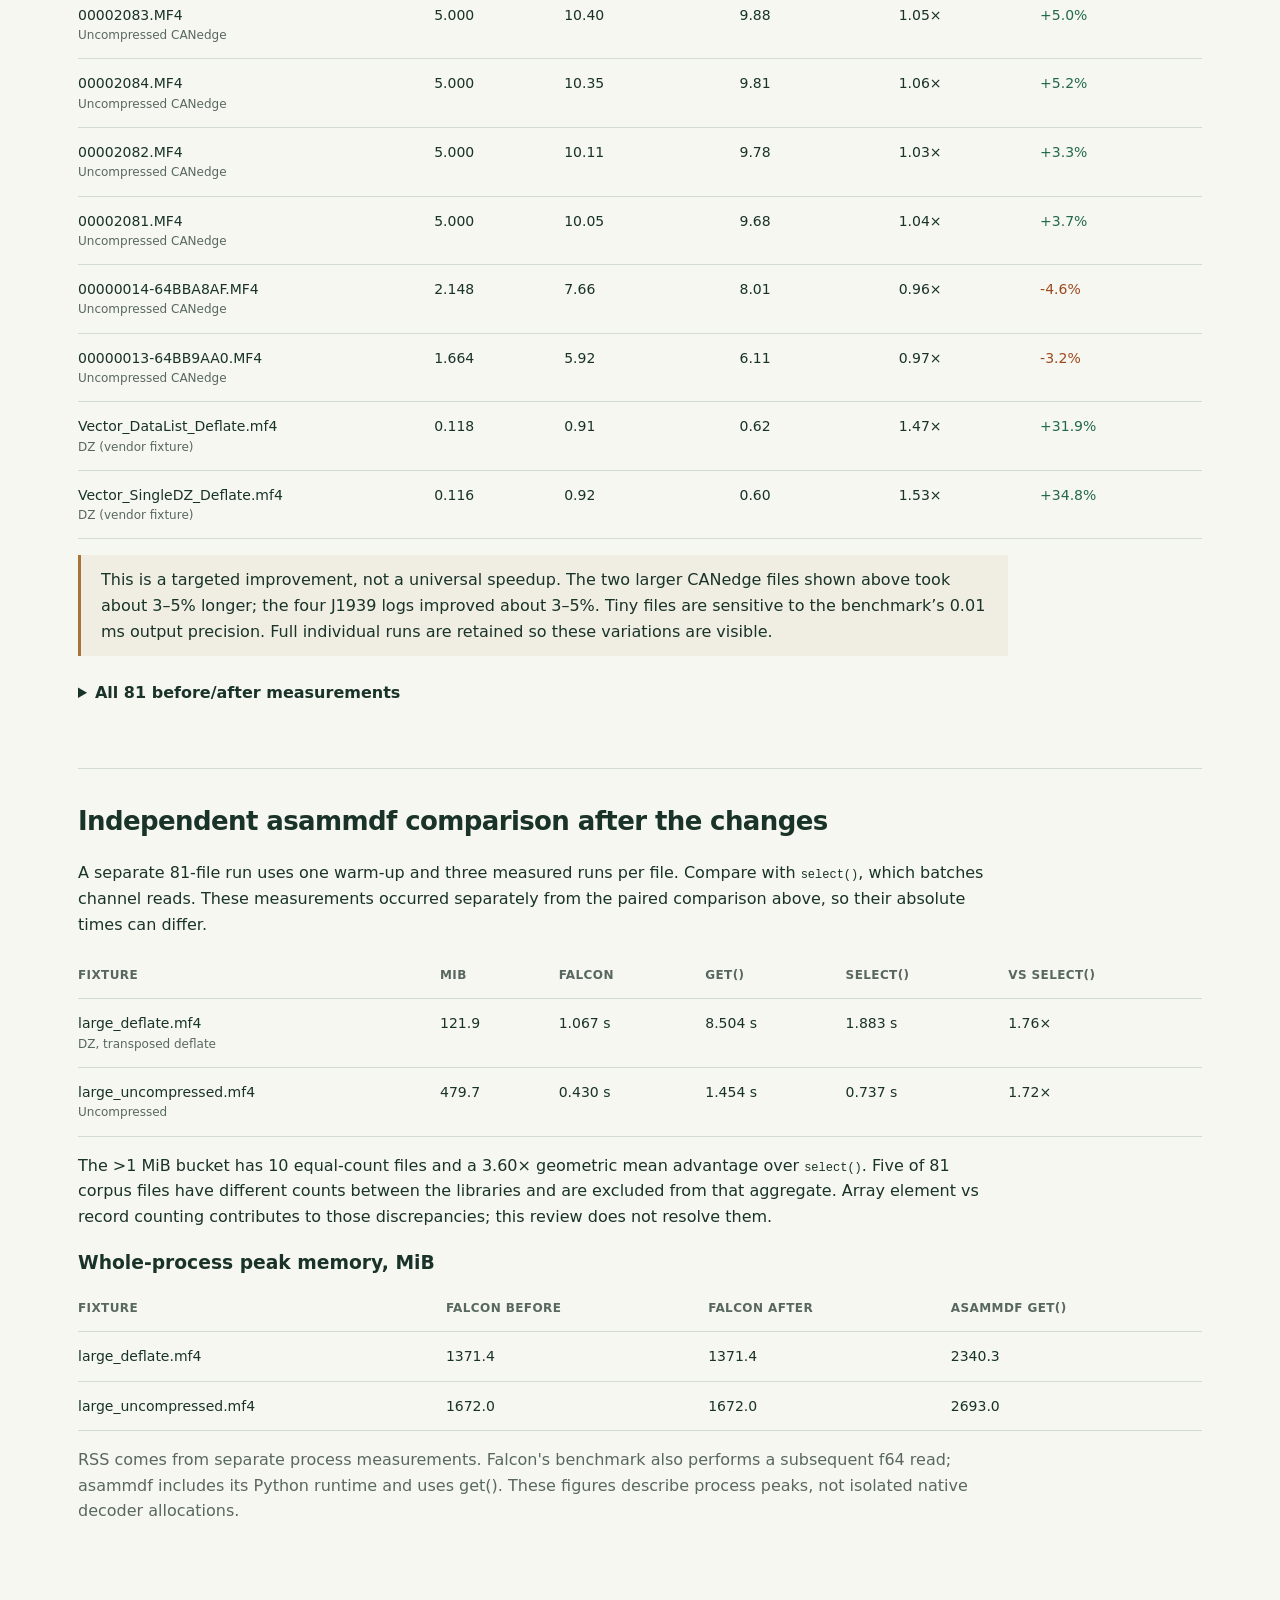
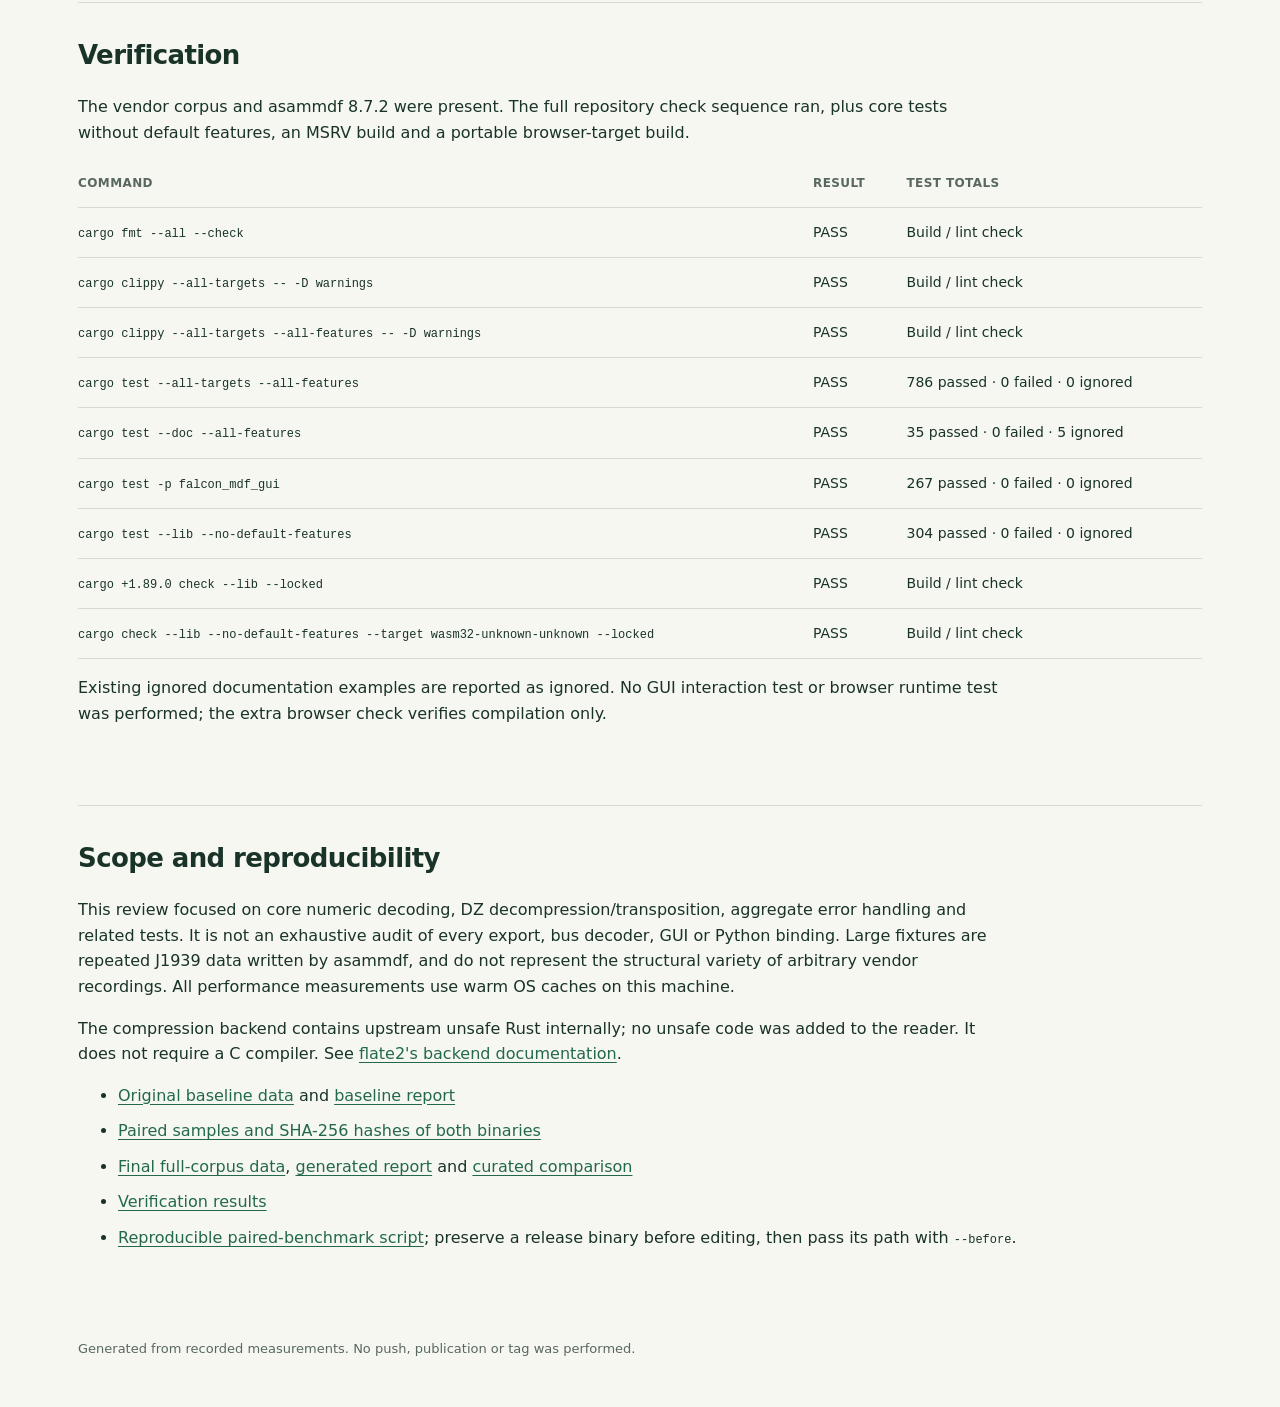
<file: benchmarks/performance-review.html>
<!doctype html>
<html lang="en"><meta charset="utf-8"><meta name="viewport" content="width=device-width, initial-scale=1">
<title>falcon_mdf — performance and correctness review</title>
<style>
:root{color-scheme:light;--ink:#193329;--muted:#586860;--paper:#f6f7f1;--line:#d4dbd1;--accent:#236949}
*{box-sizing:border-box}body{margin:0;background:var(--paper);color:var(--ink);font:16px/1.6 system-ui,-apple-system,sans-serif}main{max-width:1180px;margin:auto;padding:56px 28px}h1{font-size:clamp(32px,5vw,54px);line-height:1.08;letter-spacing:-1.8px;max-width:880px;margin:14px 0 24px}h2{font-size:26px;letter-spacing:-.6px;margin:0 0 18px}h3{margin-bottom:8px}p{max-width:930px}.eyebrow{font:12px ui-monospace,monospace;letter-spacing:2px;text-transform:uppercase}.muted,small{color:var(--muted)}.meta{font-size:14px}.lead{font-size:21px}section{padding:32px 0;border-top:1px solid var(--line);margin-top:30px}.metrics{display:grid;grid-template-columns:repeat(3,1fr);gap:24px;margin:32px 0}.metric{border-top:3px solid var(--accent);padding-top:16px}.number{font-size:42px;letter-spacing:-1px;font-weight:650;line-height:1.3}.metric p{margin:4px 0}.scroll{overflow-x:auto}table{border-collapse:collapse;width:100%;font-size:14px;font-variant-numeric:tabular-nums}th{text-align:left;font-size:12px;text-transform:uppercase;letter-spacing:.4px;color:var(--muted)}td,th{padding:13px 12px;border-bottom:1px solid var(--line);vertical-align:top}td:first-child,th:first-child{padding-left:0}small{display:block;font-size:12px}.gain{color:#236949}.loss{color:#9d481e}code{font-size:12px;white-space:normal;overflow-wrap:anywhere}a{color:var(--accent);text-underline-offset:3px}li{margin:10px 0}.charts{display:grid;grid-template-columns:1fr 1fr;gap:32px}.barset strong{display:block;font-size:14px;margin-bottom:12px}.bar{padding:8px 12px;margin:6px 0;color:white;font-size:13px;white-space:nowrap}.before{background:#65776d}.after{background:#236949}.note{border-left:3px solid #aa7336;padding:12px 20px;background:#f0eee3}details{margin-top:24px}summary{cursor:pointer;font-weight:600}footer{font-size:13px;margin-top:40px;color:var(--muted)}@media(max-width:680px){main{padding:28px 18px}.metrics,.charts{grid-template-columns:1fr}h1{letter-spacing:-1px}.number{font-size:36px}td,th{padding:10px 8px}}@media print{main{padding:0}.scroll{overflow:visible}details{display:none}section{break-inside:avoid}}
</style><main>
<header><div class="eyebrow">falcon_mdf / engineering review / 06 September 2026</div>
<h1>Read-path performance<br>and correctness review</h1>
<p class="lead">Large compressed reads take 38% less time. Large uncompressed reads take 13% less time. A silent averaging error is fixed.</p>
<p class="meta muted">Baseline: <code>6d5df00</code> · Result: working-tree changes on that commit · macOS-26.6.2-arm64-arm-64bit-Mach-O · asammdf 8.7.2 / CPython 3.14.7</p></header>
<div class="metrics"><div class="metric"><div class="number">1.61×</div><p>Compressed whole-read speedup</p><small>121.9 MiB · transposed DZ · paired medians</small></div><div class="metric"><div class="number">1.14×</div><p>Uncompressed whole-read speedup</p><small>479.7 MiB · paired medians</small></div><div class="metric"><div class="number">81 / 81</div><p>Before/after sample counts agree</p><small>Five measured runs per binary, per file</small></div></div>
<section><h2>What changed</h2><ul>
<li><strong>Correctness:</strong> <code>Signal::mean()</code> now propagates a decoding error. Previously, a truncated second sample after a value of 6 produced an average of 3. The regression failed on the old implementation and passes after the fix.</li>
<li><strong>Compression:</strong> switched flate2 from miniz_oxide to its Rust <code>zlib-rs</code> backend and decoded borrowed input directly, avoiding an unnecessary input buffer. Locked versions: flate2 1.1.5, libz-rs-sys and zlib-rs 0.5.5.</li>
<li><strong>Transposition:</strong> reconstructs DZ data in 16 KiB bands of output rows, keeping destination cache lines in use. Record ordering and untransposed tail bytes are preserved.</li>
<li><strong>Numeric decoding:</strong> reads standard 1/2/4/8-byte widths directly. Nonstandard widths retain byte assembly; bit masking and sign conversion remain intact.</li>
<li><strong>Tests:</strong> removed repeated timing loops from two integration tests and replaced them with value, type, validity and metadata assertions. Consolidated transpose-oracle Python calls, removed unused fixture parameters and added tail, empty-buffer and cache-boundary cases.</li>
<li><strong>Instructions:</strong> shortened <code>AGENTS.md</code>, removed provider restrictions and stale workspace detail, and retained verification, format correctness and benchmark requirements.</li></ul></section>
<section><h2>Before and after: the same binaries, alternated</h2><p>Release builds, one warm-up for each binary per file, then five measured runs in alternating order. Each measurement is open + native channel decoding; subprocess startup is outside the reported interval. The table reports medians of complete measurements.</p>
<div class="charts"><div class="barset"><strong>large_deflate.mf4</strong><div class="bar before" style="width:100%">Before · 1733 ms</div><div class="bar after" style="width:62.24%">After · 1078 ms</div></div><div class="barset"><strong>large_uncompressed.mf4</strong><div class="bar before" style="width:100%">Before · 470 ms</div><div class="bar after" style="width:87.41%">After · 411 ms</div></div></div><div class="scroll"><table><thead><tr><th>File / storage</th><th>MiB</th><th>Before, ms</th><th>After, ms</th><th>Speedup</th><th>Time saved</th></tr></thead><tbody><tr><td><span>large_uncompressed.mf4</span><small>Uncompressed</small></td><td>479.678</td><td>470.23</td><td>411.01</td><td>1.14×</td><td class="gain">+12.6%</td></tr><tr><td><span>large_deflate.mf4</span><small>DZ, transposed deflate</small></td><td>121.875</td><td>1732.57</td><td>1078.39</td><td>1.61×</td><td class="gain">+37.8%</td></tr><tr><td><span>00002083.MF4</span><small>Uncompressed CANedge</small></td><td>5.000</td><td>10.40</td><td>9.88</td><td>1.05×</td><td class="gain">+5.0%</td></tr><tr><td><span>00002084.MF4</span><small>Uncompressed CANedge</small></td><td>5.000</td><td>10.35</td><td>9.81</td><td>1.06×</td><td class="gain">+5.2%</td></tr><tr><td><span>00002082.MF4</span><small>Uncompressed CANedge</small></td><td>5.000</td><td>10.11</td><td>9.78</td><td>1.03×</td><td class="gain">+3.3%</td></tr><tr><td><span>00002081.MF4</span><small>Uncompressed CANedge</small></td><td>5.000</td><td>10.05</td><td>9.68</td><td>1.04×</td><td class="gain">+3.7%</td></tr><tr><td><span>00000014-64BBA8AF.MF4</span><small>Uncompressed CANedge</small></td><td>2.148</td><td>7.66</td><td>8.01</td><td>0.96×</td><td class="loss">-4.6%</td></tr><tr><td><span>00000013-64BB9AA0.MF4</span><small>Uncompressed CANedge</small></td><td>1.664</td><td>5.92</td><td>6.11</td><td>0.97×</td><td class="loss">-3.2%</td></tr><tr><td><span>Vector_DataList_Deflate.mf4</span><small>DZ (vendor fixture)</small></td><td>0.118</td><td>0.91</td><td>0.62</td><td>1.47×</td><td class="gain">+31.9%</td></tr><tr><td><span>Vector_SingleDZ_Deflate.mf4</span><small>DZ (vendor fixture)</small></td><td>0.116</td><td>0.92</td><td>0.60</td><td>1.53×</td><td class="gain">+34.8%</td></tr></tbody></table></div>
<p class="note">This is a targeted improvement, not a universal speedup. The two larger CANedge files shown above took about 3–5% longer; the four J1939 logs improved about 3–5%. Tiny files are sensitive to the benchmark’s 0.01 ms output precision. Full individual runs are retained so these variations are visible.</p>
<details><summary>All 81 before/after measurements</summary><div class="scroll"><table><thead><tr><th>File / storage</th><th>MiB</th><th>Before, ms</th><th>After, ms</th><th>Speedup</th><th>Time saved</th></tr></thead><tbody><tr><td><span>Vector_ByteArrayFixedLength.mf4</span><small>See fixture; mixed corpus</small></td><td>0.002</td><td>0.08</td><td>0.06</td><td>1.33×</td><td class="gain">+25.0%</td></tr><tr><td><span>Vector_CANOpenTime.mf4</span><small>See fixture; mixed corpus</small></td><td>0.002</td><td>0.06</td><td>0.06</td><td>1.00×</td><td class="loss">-0.0%</td></tr><tr><td><span>Vector_CANOpenDate.mf4</span><small>See fixture; mixed corpus</small></td><td>0.002</td><td>0.07</td><td>0.07</td><td>1.00×</td><td class="gain">+0.0%</td></tr><tr><td><span>Vector_FixedLengthStringUTF16_BE.mf4</span><small>See fixture; mixed corpus</small></td><td>0.002</td><td>0.07</td><td>0.06</td><td>1.17×</td><td class="gain">+14.3%</td></tr><tr><td><span>Vector_FixedLengthStringSBC.mf4</span><small>See fixture; mixed corpus</small></td><td>0.002</td><td>0.06</td><td>0.05</td><td>1.20×</td><td class="gain">+16.7%</td></tr><tr><td><span>Vector_FixedLengthStringUTF8.mf4</span><small>See fixture; mixed corpus</small></td><td>0.002</td><td>0.07</td><td>0.06</td><td>1.17×</td><td class="gain">+14.3%</td></tr><tr><td><span>Vector_FixedLengthStringUTF16_LE.mf4</span><small>See fixture; mixed corpus</small></td><td>0.002</td><td>0.07</td><td>0.06</td><td>1.17×</td><td class="gain">+14.3%</td></tr><tr><td><span>video_sync.mf4</span><small>See fixture; mixed corpus</small></td><td>0.002</td><td>0.06</td><td>0.05</td><td>1.20×</td><td class="gain">+16.7%</td></tr><tr><td><span>Vector_LinearConversion.mf4</span><small>See fixture; mixed corpus</small></td><td>0.002</td><td>0.06</td><td>0.07</td><td>0.86×</td><td class="loss">-16.7%</td></tr><tr><td><span>gen_structure.mf4</span><small>See fixture; mixed corpus</small></td><td>0.002</td><td>0.06</td><td>0.05</td><td>1.20×</td><td class="gain">+16.7%</td></tr><tr><td><span>Vector_Value2TextConversion.mf4</span><small>See fixture; mixed corpus</small></td><td>0.002</td><td>0.08</td><td>0.07</td><td>1.14×</td><td class="gain">+12.5%</td></tr><tr><td><span>Vector_AlgebraicConversionRational.mf4</span><small>See fixture; mixed corpus</small></td><td>0.002</td><td>0.10</td><td>0.07</td><td>1.43×</td><td class="gain">+30.0%</td></tr><tr><td><span>Vector_AlgebraicConversionSinus.mf4</span><small>See fixture; mixed corpus</small></td><td>0.002</td><td>0.09</td><td>0.08</td><td>1.12×</td><td class="gain">+11.1%</td></tr><tr><td><span>Vector_RationalConversionZeroedParams.mf4</span><small>See fixture; mixed corpus</small></td><td>0.002</td><td>0.07</td><td>0.08</td><td>0.87×</td><td class="loss">-14.3%</td></tr><tr><td><span>Vector_RationalConversionIntParams.mf4</span><small>See fixture; mixed corpus</small></td><td>0.002</td><td>0.09</td><td>0.08</td><td>1.12×</td><td class="gain">+11.1%</td></tr><tr><td><span>Vector_ValueRange2TextConversion.mf4</span><small>See fixture; mixed corpus</small></td><td>0.002</td><td>0.09</td><td>0.08</td><td>1.12×</td><td class="gain">+11.1%</td></tr><tr><td><span>Vector_RationalConversionRealParams.mf4</span><small>See fixture; mixed corpus</small></td><td>0.002</td><td>0.09</td><td>0.08</td><td>1.12×</td><td class="gain">+11.1%</td></tr><tr><td><span>Vector_AlgebraicConversionQuadratic.mf4</span><small>See fixture; mixed corpus</small></td><td>0.002</td><td>0.09</td><td>0.07</td><td>1.29×</td><td class="gain">+22.2%</td></tr><tr><td><span>Vector_ArrayWithFixedAxes.MF4</span><small>See fixture; mixed corpus</small></td><td>0.002</td><td>0.08</td><td>0.07</td><td>1.14×</td><td class="gain">+12.5%</td></tr><tr><td><span>Vector_Text2ValueConversion.mf4</span><small>See fixture; mixed corpus</small></td><td>0.002</td><td>0.08</td><td>0.08</td><td>1.00×</td><td class="gain">+0.0%</td></tr><tr><td><span>Vector_Value2ValueConversionInterpolation.mf4</span><small>See fixture; mixed corpus</small></td><td>0.002</td><td>0.09</td><td>0.06</td><td>1.50×</td><td class="gain">+33.3%</td></tr><tr><td><span>Vector_Value2ValueConversionNoInterpolation.mf4</span><small>See fixture; mixed corpus</small></td><td>0.003</td><td>0.07</td><td>0.06</td><td>1.17×</td><td class="gain">+14.3%</td></tr><tr><td><span>Vector_Text2TextConversion.mf4</span><small>See fixture; mixed corpus</small></td><td>0.003</td><td>0.08</td><td>0.07</td><td>1.14×</td><td class="gain">+12.5%</td></tr><tr><td><span>Vector_ValueRange2ValueConversion.mf4</span><small>See fixture; mixed corpus</small></td><td>0.003</td><td>0.09</td><td>0.07</td><td>1.29×</td><td class="gain">+22.2%</td></tr><tr><td><span>dSPACE_LinearConversion.mf4</span><small>See fixture; mixed corpus</small></td><td>0.003</td><td>0.08</td><td>0.08</td><td>1.00×</td><td class="gain">+0.0%</td></tr><tr><td><span>dSPACE_AlgebraicConversion.mf4</span><small>See fixture; mixed corpus</small></td><td>0.003</td><td>0.09</td><td>0.07</td><td>1.29×</td><td class="gain">+22.2%</td></tr><tr><td><span>Vector_AttachmentRef.mf4</span><small>See fixture; mixed corpus</small></td><td>0.003</td><td>0.08</td><td>0.07</td><td>1.14×</td><td class="gain">+12.5%</td></tr><tr><td><span>dSPACE_Value2TextConversion.mf4</span><small>See fixture; mixed corpus</small></td><td>0.003</td><td>0.08</td><td>0.08</td><td>1.00×</td><td class="gain">+0.0%</td></tr><tr><td><span>dSPACE_Value2ValueConversionInterpolation.mf4</span><small>See fixture; mixed corpus</small></td><td>0.003</td><td>0.08</td><td>0.07</td><td>1.14×</td><td class="gain">+12.5%</td></tr><tr><td><span>dSPACE_Value2ValueConversionNoInterpolation.mf4</span><small>See fixture; mixed corpus</small></td><td>0.003</td><td>0.09</td><td>0.07</td><td>1.29×</td><td class="gain">+22.2%</td></tr><tr><td><span>dSPACE_ValueRange2TextConversion.mf4</span><small>See fixture; mixed corpus</small></td><td>0.003</td><td>0.10</td><td>0.09</td><td>1.11×</td><td class="gain">+10.0%</td></tr><tr><td><span>test_batch_cut_0.mf4</span><small>See fixture; mixed corpus</small></td><td>0.003</td><td>0.10</td><td>0.09</td><td>1.11×</td><td class="gain">+10.0%</td></tr><tr><td><span>Vector_DefaultX.mf4</span><small>See fixture; mixed corpus</small></td><td>0.003</td><td>0.09</td><td>0.08</td><td>1.12×</td><td class="gain">+11.1%</td></tr><tr><td><span>test_batch_cut_1.mf4</span><small>See fixture; mixed corpus</small></td><td>0.003</td><td>0.10</td><td>0.09</td><td>1.11×</td><td class="gain">+10.0%</td></tr><tr><td><span>Vector_PartialConversionLinearIdentityAlgebraic.mf4</span><small>See fixture; mixed corpus</small></td><td>0.004</td><td>0.07</td><td>0.07</td><td>1.00×</td><td class="gain">+0.0%</td></tr><tr><td><span>all_datatypes_test.mf4</span><small>See fixture; mixed corpus</small></td><td>0.005</td><td>0.13</td><td>0.09</td><td>1.44×</td><td class="gain">+30.8%</td></tr><tr><td><span>dSPACE_MeasurementArrays.mf4</span><small>See fixture; mixed corpus</small></td><td>0.006</td><td>0.08</td><td>0.08</td><td>1.00×</td><td class="gain">+0.0%</td></tr><tr><td><span>Vector_StatusStringTableConversionAlgebraic.mf4</span><small>See fixture; mixed corpus</small></td><td>0.007</td><td>0.12</td><td>0.12</td><td>1.00×</td><td class="gain">+0.0%</td></tr><tr><td><span>single_lin_bus_1.MF4</span><small>See fixture; mixed corpus</small></td><td>0.007</td><td>0.08</td><td>0.09</td><td>0.89×</td><td class="loss">-12.5%</td></tr><tr><td><span>single_can_bus_1.MF4</span><small>See fixture; mixed corpus</small></td><td>0.007</td><td>0.10</td><td>0.08</td><td>1.25×</td><td class="gain">+20.0%</td></tr><tr><td><span>test_batch.mf4</span><small>See fixture; mixed corpus</small></td><td>0.008</td><td>0.12</td><td>0.10</td><td>1.20×</td><td class="gain">+16.7%</td></tr><tr><td><span>Vector_RealTypes.MF4</span><small>See fixture; mixed corpus</small></td><td>0.009</td><td>0.07</td><td>0.07</td><td>1.00×</td><td class="gain">+0.0%</td></tr><tr><td><span>simple.mf4</span><small>See fixture; mixed corpus</small></td><td>0.009</td><td>0.16</td><td>0.11</td><td>1.45×</td><td class="gain">+31.2%</td></tr><tr><td><span>Vector_PartialConversionValueRange2TextRational.mf4</span><small>See fixture; mixed corpus</small></td><td>0.010</td><td>0.07</td><td>0.07</td><td>1.00×</td><td class="gain">+0.0%</td></tr><tr><td><span>Vector_MeasurementArrays.mf4</span><small>See fixture; mixed corpus</small></td><td>0.012</td><td>0.11</td><td>0.12</td><td>0.92×</td><td class="loss">-9.1%</td></tr><tr><td><span>dSPACE_Bookmarks.mf4</span><small>See fixture; mixed corpus</small></td><td>0.013</td><td>0.10</td><td>0.09</td><td>1.11×</td><td class="gain">+10.0%</td></tr><tr><td><span>multiple_fin.MF4</span><small>See fixture; mixed corpus</small></td><td>0.013</td><td>0.10</td><td>0.09</td><td>1.11×</td><td class="gain">+10.0%</td></tr><tr><td><span>multiple.MF4</span><small>See fixture; mixed corpus</small></td><td>0.014</td><td>0.11</td><td>0.11</td><td>1.00×</td><td class="gain">+0.0%</td></tr><tr><td><span>asammdf_dimensional_demo.mf4</span><small>See fixture; mixed corpus</small></td><td>0.018</td><td>0.14</td><td>0.12</td><td>1.17×</td><td class="gain">+14.3%</td></tr><tr><td><span>Vector_IntegerTypes.MF4</span><small>See fixture; mixed corpus</small></td><td>0.018</td><td>0.11</td><td>0.09</td><td>1.22×</td><td class="gain">+18.2%</td></tr><tr><td><span>test_metadata.mf4</span><small>See fixture; mixed corpus</small></td><td>0.019</td><td>0.21</td><td>0.18</td><td>1.17×</td><td class="gain">+14.3%</td></tr><tr><td><span>dSPACE_RealTypes.mf4</span><small>See fixture; mixed corpus</small></td><td>0.023</td><td>0.09</td><td>0.08</td><td>1.12×</td><td class="gain">+11.1%</td></tr><tr><td><span>Vector_MinimumFile.MF4</span><small>See fixture; mixed corpus</small></td><td>0.024</td><td>0.09</td><td>0.08</td><td>1.12×</td><td class="gain">+11.1%</td></tr><tr><td><span>dSPACE_CaptureBlocks.mf4</span><small>See fixture; mixed corpus</small></td><td>0.024</td><td>0.10</td><td>0.09</td><td>1.11×</td><td class="gain">+10.0%</td></tr><tr><td><span>Vector_CANape.MF4</span><small>See fixture; mixed corpus</small></td><td>0.025</td><td>0.09</td><td>0.09</td><td>1.00×</td><td class="gain">+0.0%</td></tr><tr><td><span>Vector_External.MF4</span><small>See fixture; mixed corpus</small></td><td>0.026</td><td>0.12</td><td>0.10</td><td>1.20×</td><td class="gain">+16.7%</td></tr><tr><td><span>Vector_CustomExtensions_CNcomment.mf4</span><small>See fixture; mixed corpus</small></td><td>0.027</td><td>0.11</td><td>0.10</td><td>1.10×</td><td class="gain">+9.1%</td></tr><tr><td><span>Vector_EmbeddedCompressed.MF4</span><small>See fixture; mixed corpus</small></td><td>0.027</td><td>0.13</td><td>0.12</td><td>1.08×</td><td class="gain">+7.7%</td></tr><tr><td><span>Vector_Embedded.MF4</span><small>See fixture; mixed corpus</small></td><td>0.028</td><td>0.13</td><td>0.11</td><td>1.18×</td><td class="gain">+15.4%</td></tr><tr><td><span>dSPACE_IntegerTypes.mf4</span><small>See fixture; mixed corpus</small></td><td>0.043</td><td>0.14</td><td>0.11</td><td>1.27×</td><td class="gain">+21.4%</td></tr><tr><td><span>Vector_SingleDZ_TransposeDeflate.mf4</span><small>DZ (vendor fixture)</small></td><td>0.060</td><td>0.64</td><td>0.41</td><td>1.56×</td><td class="gain">+35.9%</td></tr><tr><td><span>Vector_DataList_TransposeDeflate.mf4</span><small>DZ (vendor fixture)</small></td><td>0.067</td><td>0.75</td><td>0.56</td><td>1.34×</td><td class="gain">+25.3%</td></tr><tr><td><span>gen_many.mf4</span><small>See fixture; mixed corpus</small></td><td>0.099</td><td>0.70</td><td>0.69</td><td>1.01×</td><td class="gain">+1.4%</td></tr><tr><td><span>Vector_SingleDZ_Deflate.mf4</span><small>DZ (vendor fixture)</small></td><td>0.116</td><td>0.92</td><td>0.60</td><td>1.53×</td><td class="gain">+34.8%</td></tr><tr><td><span>Vector_DataList_Deflate.mf4</span><small>DZ (vendor fixture)</small></td><td>0.118</td><td>0.91</td><td>0.62</td><td>1.47×</td><td class="gain">+31.9%</td></tr><tr><td><span>ETAS_SimpleSorted.mf4</span><small>See fixture; mixed corpus</small></td><td>0.205</td><td>0.20</td><td>0.15</td><td>1.33×</td><td class="gain">+25.0%</td></tr><tr><td><span>gen_xy.mf4</span><small>See fixture; mixed corpus</small></td><td>0.230</td><td>0.20</td><td>0.14</td><td>1.43×</td><td class="gain">+30.0%</td></tr><tr><td><span>00000012-64BB8F50.MF4</span><small>Uncompressed CANedge</small></td><td>0.643</td><td>2.63</td><td>2.34</td><td>1.12×</td><td class="gain">+11.0%</td></tr><tr><td><span>ETAS_IntegerTypes.mf4</span><small>See fixture; mixed corpus</small></td><td>0.984</td><td>1.13</td><td>1.03</td><td>1.10×</td><td class="gain">+8.8%</td></tr><tr><td><span>dSPACE_HILAPITimeout.mf4</span><small>See fixture; mixed corpus</small></td><td>1.007</td><td>0.45</td><td>0.38</td><td>1.18×</td><td class="gain">+15.6%</td></tr><tr><td><span>dSPACE_HILAPITrigger.mf4</span><small>See fixture; mixed corpus</small></td><td>1.007</td><td>0.44</td><td>0.41</td><td>1.07×</td><td class="gain">+6.8%</td></tr><tr><td><span>00000002.MF4</span><small>Uncompressed CANedge</small></td><td>1.026</td><td>2.16</td><td>2.17</td><td>1.00×</td><td class="loss">-0.5%</td></tr><tr><td><span>ASAP2_Demo_V171.mf4</span><small>See fixture; mixed corpus</small></td><td>1.150</td><td>3.12</td><td>2.94</td><td>1.06×</td><td class="gain">+5.8%</td></tr><tr><td><span>00000013-64BB9AA0.MF4</span><small>Uncompressed CANedge</small></td><td>1.664</td><td>5.92</td><td>6.11</td><td>0.97×</td><td class="loss">-3.2%</td></tr><tr><td><span>00000014-64BBA8AF.MF4</span><small>Uncompressed CANedge</small></td><td>2.148</td><td>7.66</td><td>8.01</td><td>0.96×</td><td class="loss">-4.6%</td></tr><tr><td><span>00002081.MF4</span><small>Uncompressed CANedge</small></td><td>5.000</td><td>10.05</td><td>9.68</td><td>1.04×</td><td class="gain">+3.7%</td></tr><tr><td><span>00002082.MF4</span><small>Uncompressed CANedge</small></td><td>5.000</td><td>10.11</td><td>9.78</td><td>1.03×</td><td class="gain">+3.3%</td></tr><tr><td><span>00002083.MF4</span><small>Uncompressed CANedge</small></td><td>5.000</td><td>10.40</td><td>9.88</td><td>1.05×</td><td class="gain">+5.0%</td></tr><tr><td><span>00002084.MF4</span><small>Uncompressed CANedge</small></td><td>5.000</td><td>10.35</td><td>9.81</td><td>1.06×</td><td class="gain">+5.2%</td></tr><tr><td><span>large_deflate.mf4</span><small>DZ, transposed deflate</small></td><td>121.875</td><td>1732.57</td><td>1078.39</td><td>1.61×</td><td class="gain">+37.8%</td></tr><tr><td><span>large_uncompressed.mf4</span><small>Uncompressed</small></td><td>479.678</td><td>470.23</td><td>411.01</td><td>1.14×</td><td class="gain">+12.6%</td></tr></tbody></table></div></details></section>
<section><h2>Independent asammdf comparison after the changes</h2><p>A separate 81-file run uses one warm-up and three measured runs per file. Compare with <code>select()</code>, which batches channel reads. These measurements occurred separately from the paired comparison above, so their absolute times can differ.</p>
<div class="scroll"><table><thead><tr><th>Fixture</th><th>MiB</th><th>falcon</th><th>get()</th><th>select()</th><th>vs select()</th></tr></thead><tbody><tr><td>large_deflate.mf4<small>DZ, transposed deflate</small></td><td>121.9</td><td>1.067 s</td><td>8.504 s</td><td>1.883 s</td><td>1.76×</td></tr><tr><td>large_uncompressed.mf4<small>Uncompressed</small></td><td>479.7</td><td>0.430 s</td><td>1.454 s</td><td>0.737 s</td><td>1.72×</td></tr></tbody></table></div>
<p>The &gt;1 MiB bucket has 10 equal-count files and a 3.60× geometric mean advantage over <code>select()</code>. Five of 81 corpus files have different counts between the libraries and are excluded from that aggregate. Array element vs record counting contributes to those discrepancies; this review does not resolve them.</p>
<h3>Whole-process peak memory, MiB</h3><div class="scroll"><table><thead><tr><th>Fixture</th><th>falcon before</th><th>falcon after</th><th>asammdf get()</th></tr></thead><tbody><tr><td>large_deflate.mf4</td><td>1371.4</td><td>1371.4</td><td>2340.3</td></tr><tr><td>large_uncompressed.mf4</td><td>1672.0</td><td>1672.0</td><td>2693.0</td></tr></tbody></table></div><p class="muted">RSS comes from separate process measurements. Falcon's benchmark also performs a subsequent f64 read; asammdf includes its Python runtime and uses get(). These figures describe process peaks, not isolated native decoder allocations.</p></section>
<section><h2>Verification</h2><p>The vendor corpus and asammdf 8.7.2 were present. The full repository check sequence ran, plus core tests without default features, an MSRV build and a portable browser-target build.</p><div class="scroll"><table><thead><tr><th>Command</th><th>Result</th><th>Test totals</th></tr></thead><tbody><tr><td><code>cargo fmt --all --check</code></td><td>PASS</td><td>Build / lint check</td></tr><tr><td><code>cargo clippy --all-targets -- -D warnings</code></td><td>PASS</td><td>Build / lint check</td></tr><tr><td><code>cargo clippy --all-targets --all-features -- -D warnings</code></td><td>PASS</td><td>Build / lint check</td></tr><tr><td><code>cargo test --all-targets --all-features</code></td><td>PASS</td><td>786 passed · 0 failed · 0 ignored</td></tr><tr><td><code>cargo test --doc --all-features</code></td><td>PASS</td><td>35 passed · 0 failed · 5 ignored</td></tr><tr><td><code>cargo test -p falcon_mdf_gui</code></td><td>PASS</td><td>267 passed · 0 failed · 0 ignored</td></tr><tr><td><code>cargo test --lib --no-default-features</code></td><td>PASS</td><td>304 passed · 0 failed · 0 ignored</td></tr><tr><td><code>cargo +1.89.0 check --lib --locked</code></td><td>PASS</td><td>Build / lint check</td></tr><tr><td><code>cargo check --lib --no-default-features --target wasm32-unknown-unknown --locked</code></td><td>PASS</td><td>Build / lint check</td></tr></tbody></table></div><p>Existing ignored documentation examples are reported as ignored. No GUI interaction test or browser runtime test was performed; the extra browser check verifies compilation only.</p></section>
<section><h2>Scope and reproducibility</h2><p>This review focused on core numeric decoding, DZ decompression/transposition, aggregate error handling and related tests. It is not an exhaustive audit of every export, bus decoder, GUI or Python binding. Large fixtures are repeated J1939 data written by asammdf, and do not represent the structural variety of arbitrary vendor recordings. All performance measurements use warm OS caches on this machine.</p>
<p>The compression backend contains upstream unsafe Rust internally; no unsafe code was added to the reader. It does not require a C compiler. See <a href="https://docs.rs/flate2/1.1.5/flate2/">flate2's backend documentation</a>.</p>
<ul><li><a href="baseline/latest_results.json">Original baseline data</a> and <a href="baseline/latest_report.md">baseline report</a></li><li><a href="before_after_results.json">Paired samples and SHA-256 hashes of both binaries</a></li><li><a href="latest_results.json">Final full-corpus data</a>, <a href="latest_report.md">generated report</a> and <a href="COMPARISON.md">curated comparison</a></li><li><a href="verification_results.json">Verification results</a></li><li><a href="../scripts/bench_before_after.py">Reproducible paired-benchmark script</a>; preserve a release binary before editing, then pass its path with <code>--before</code>.</li></ul></section>
<footer>Generated from recorded measurements. No push, publication or tag was performed.</footer></main></html>
</file>
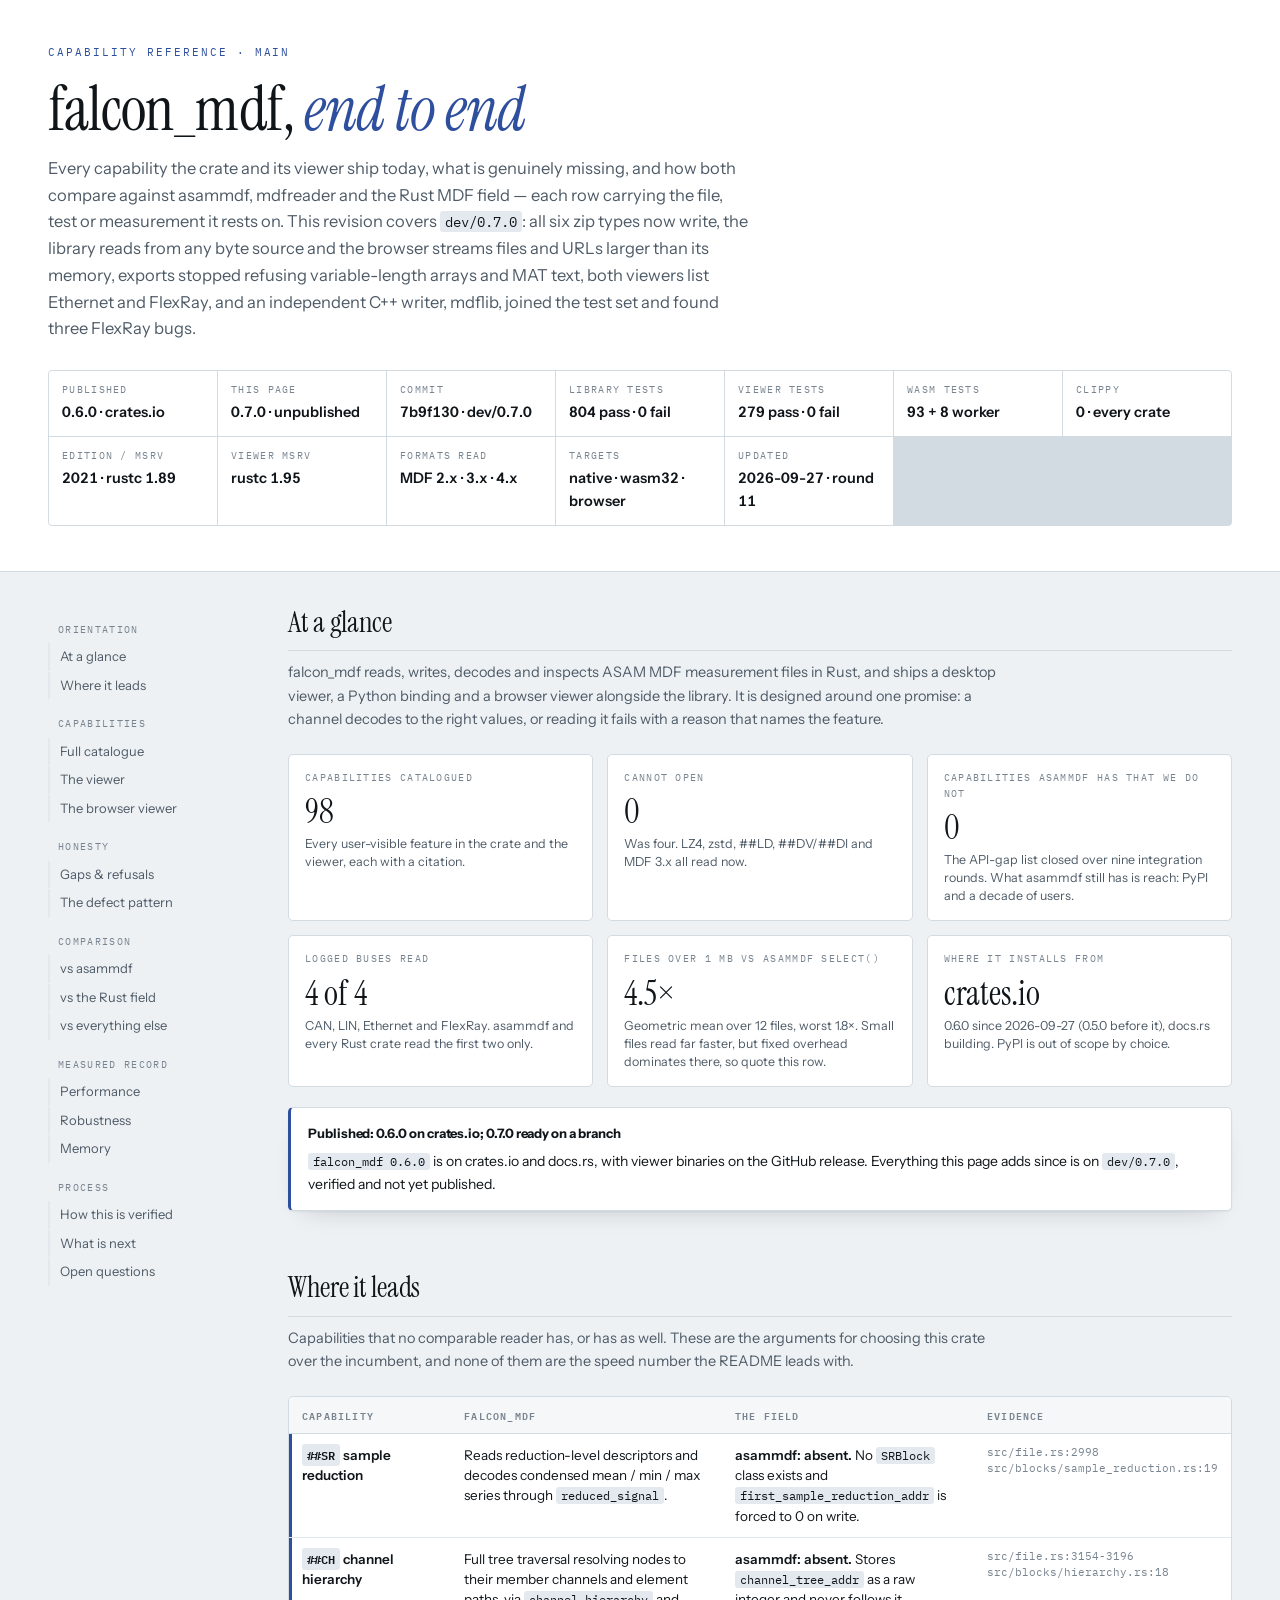
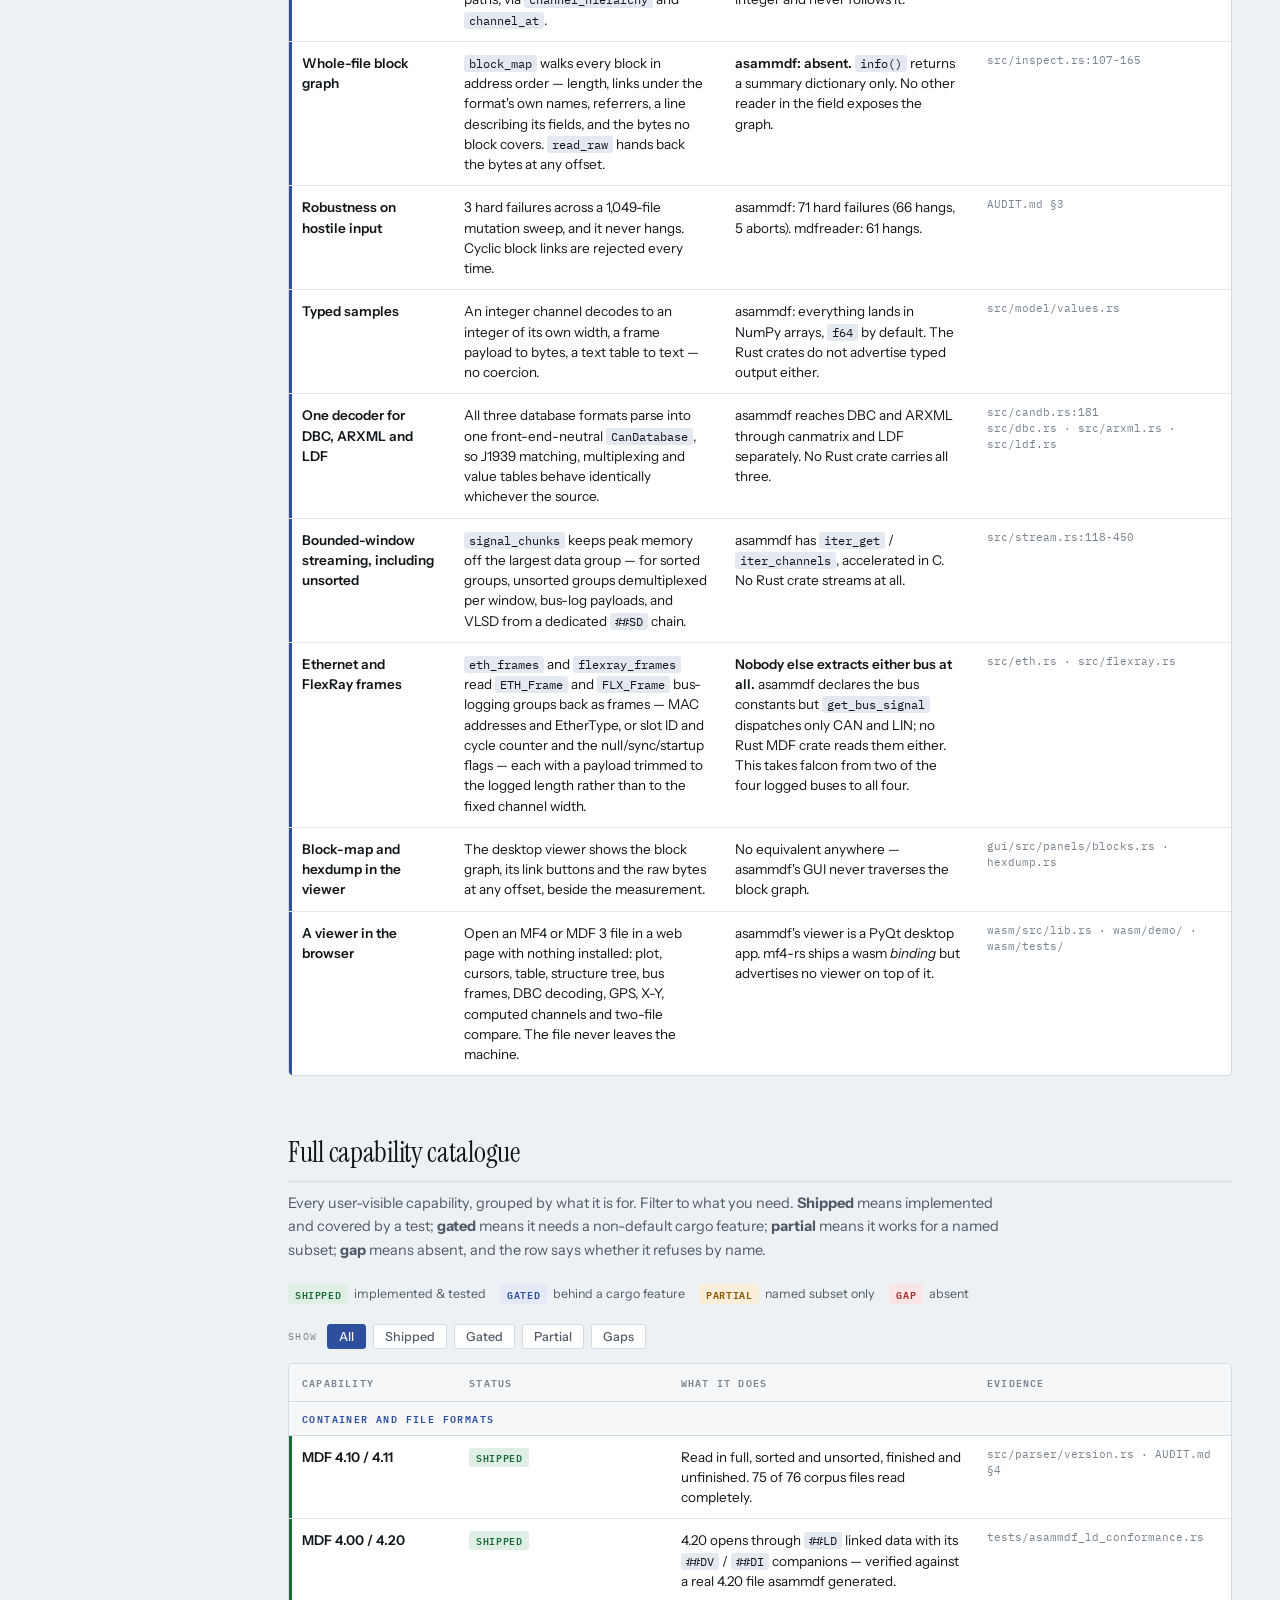
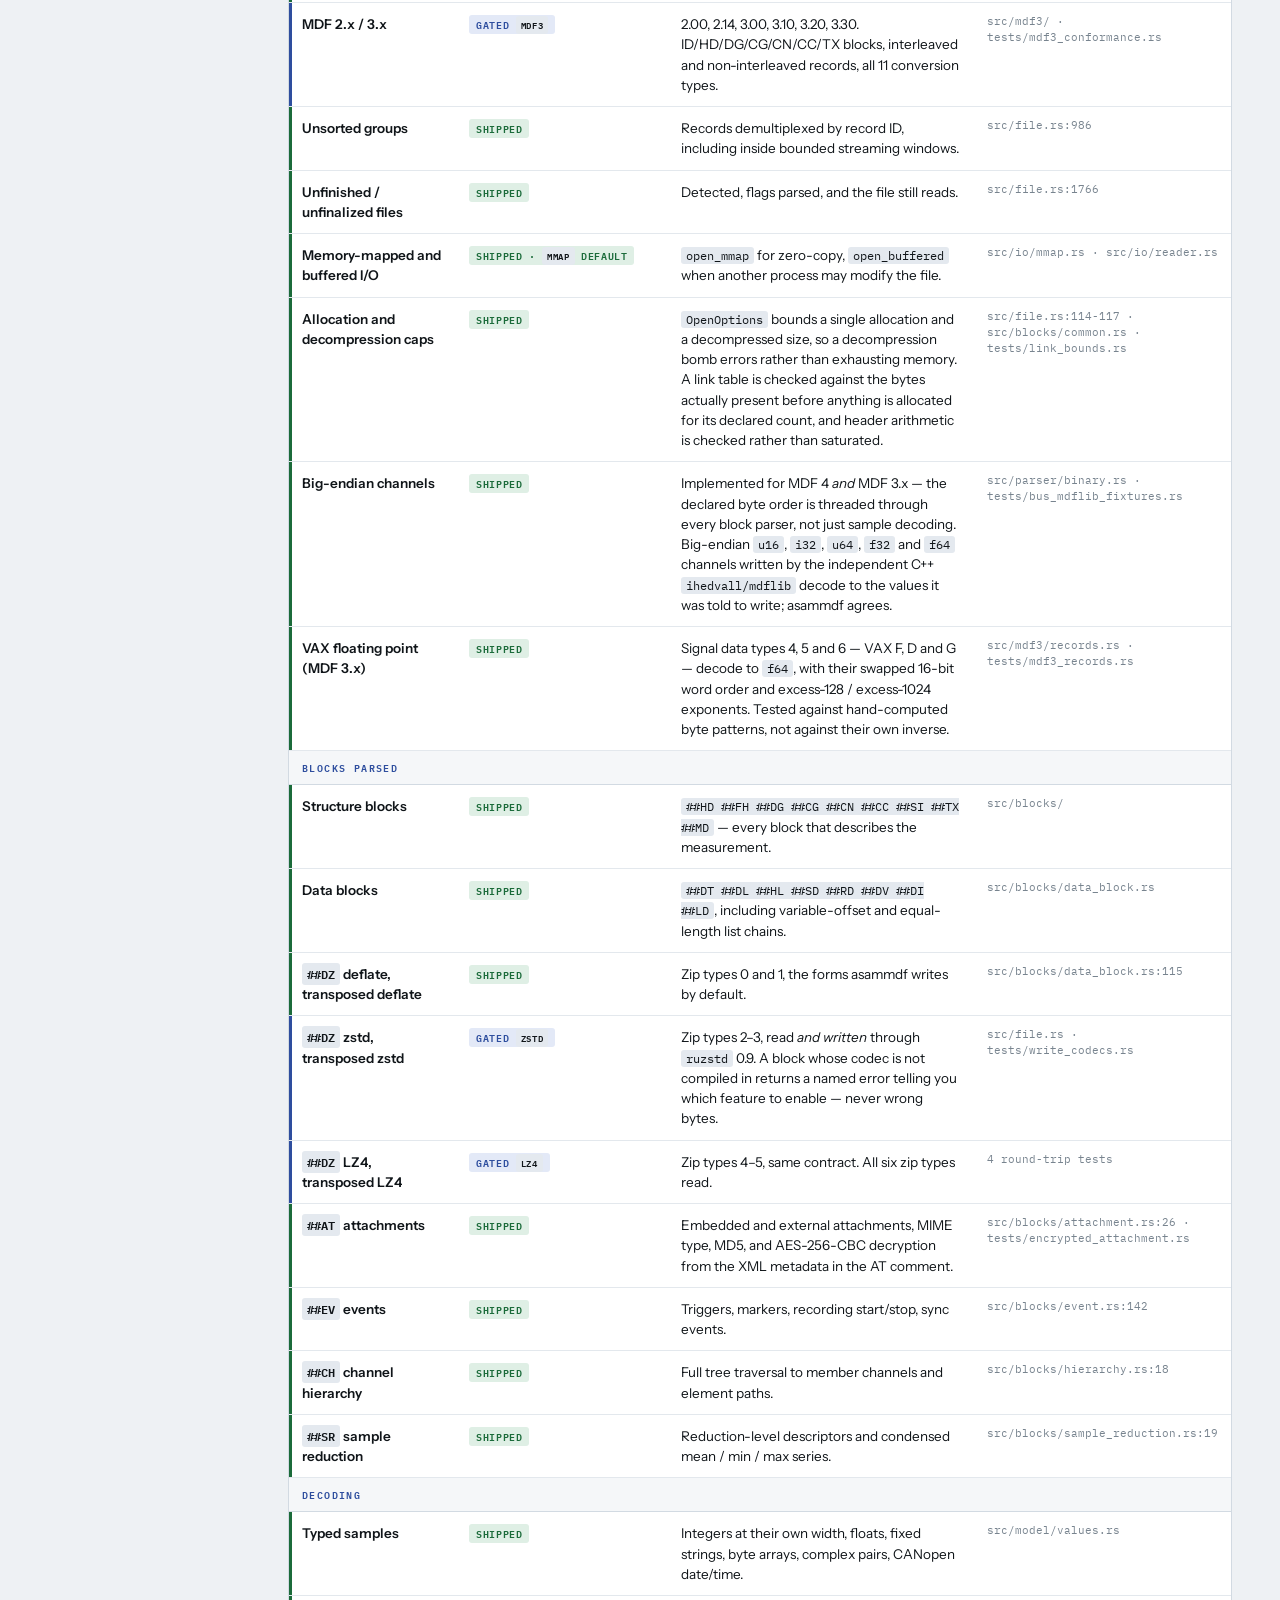
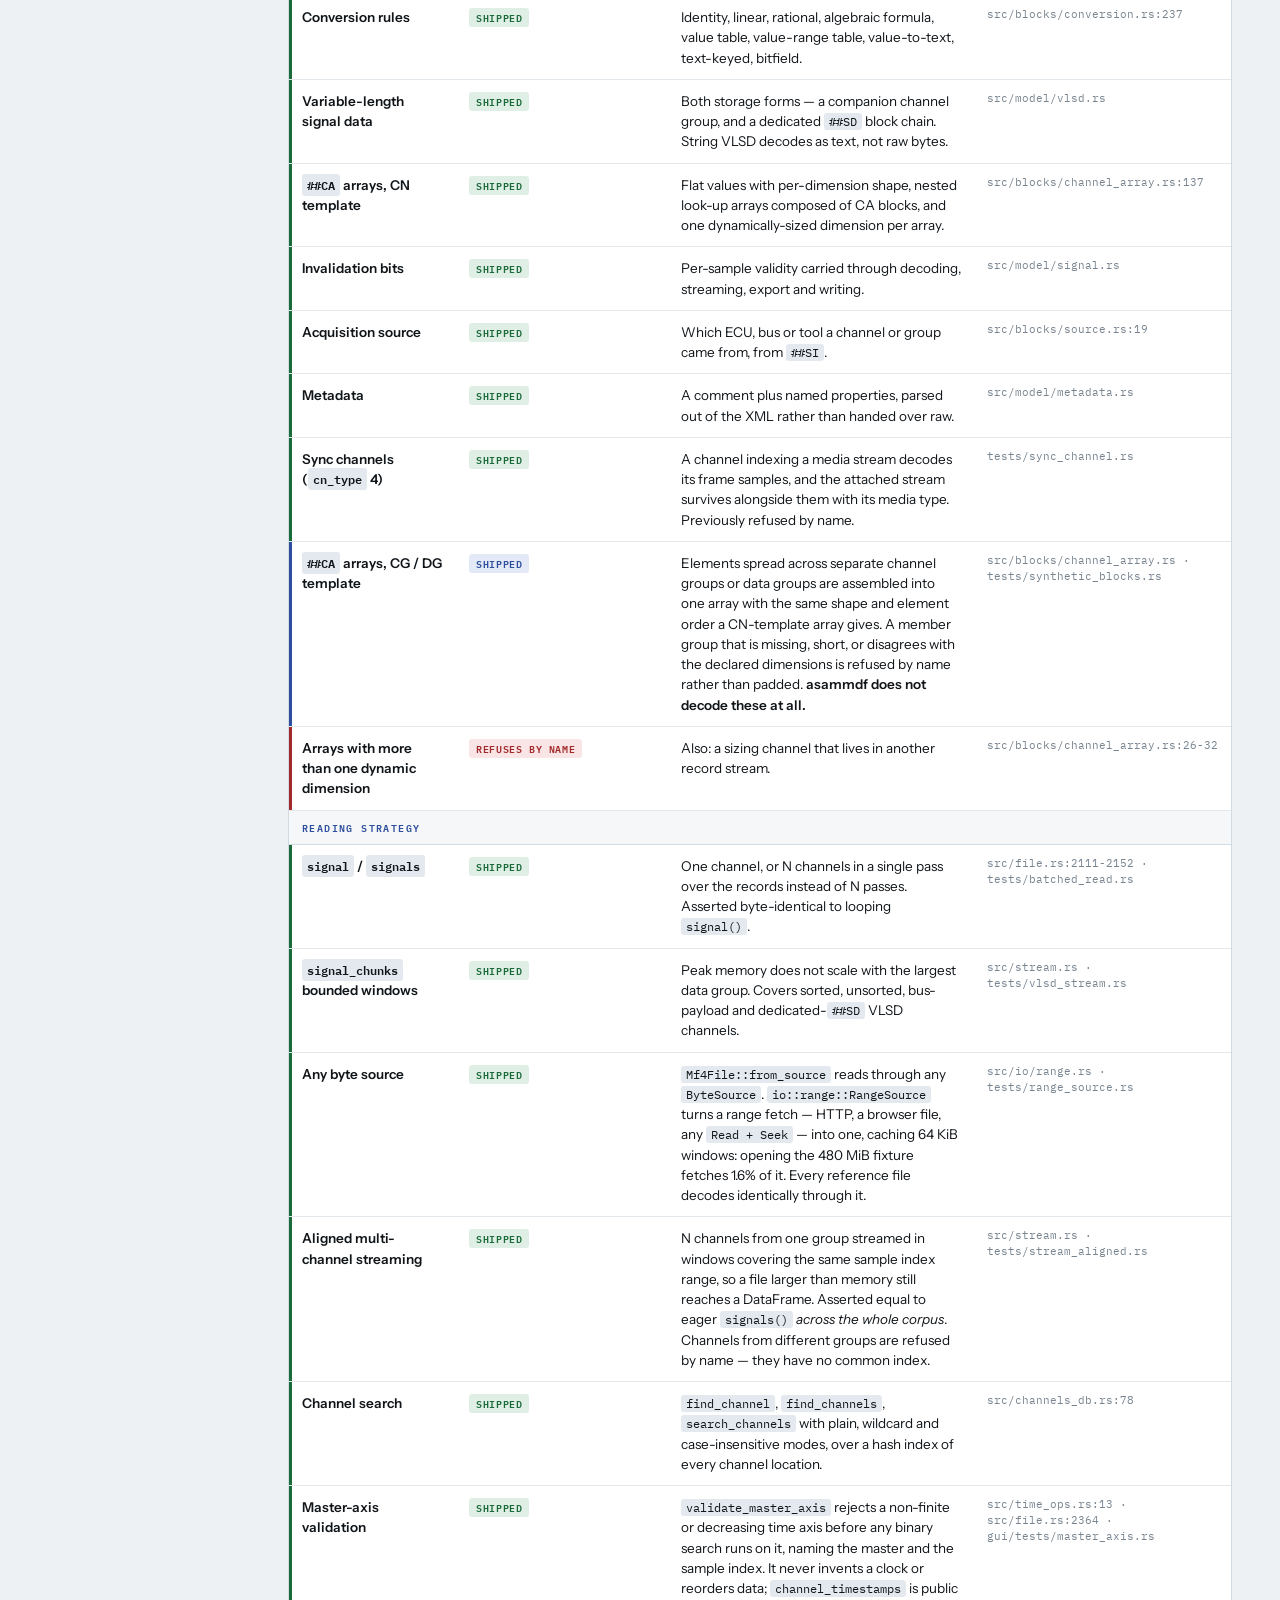
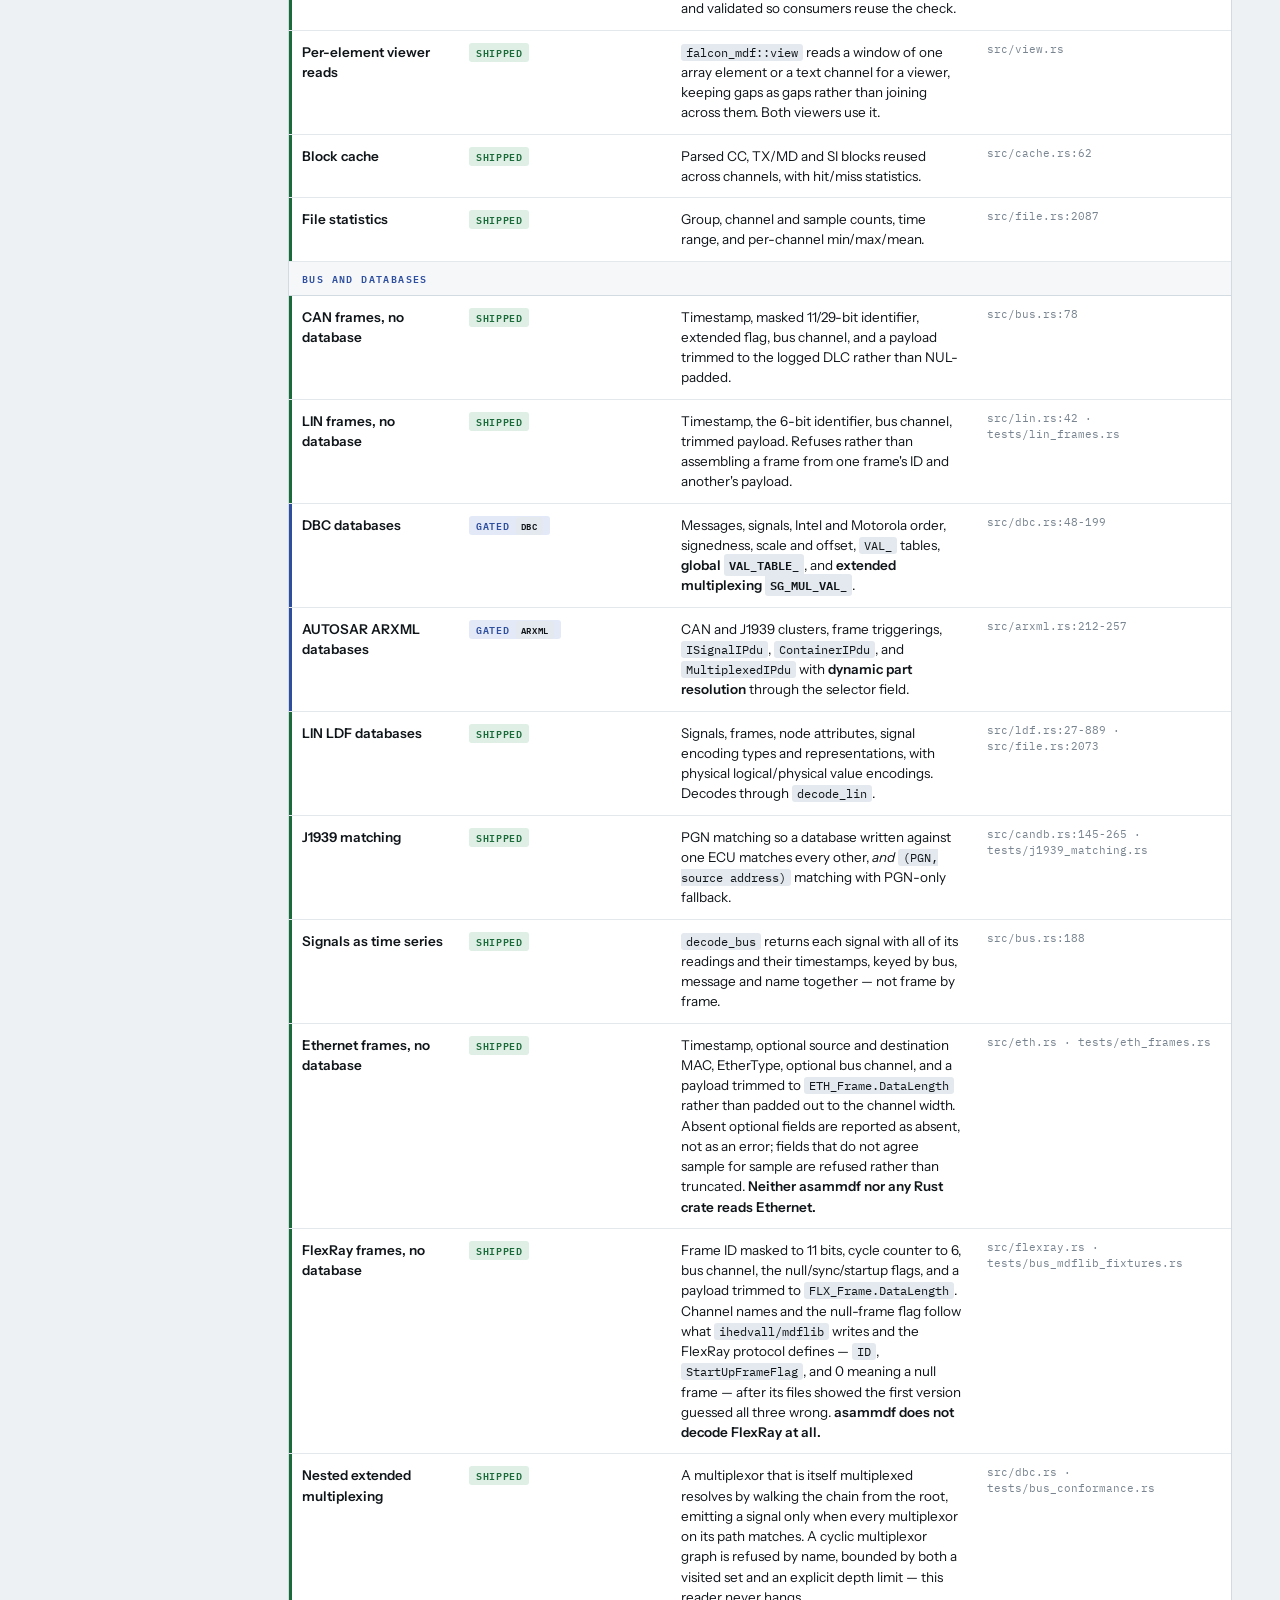
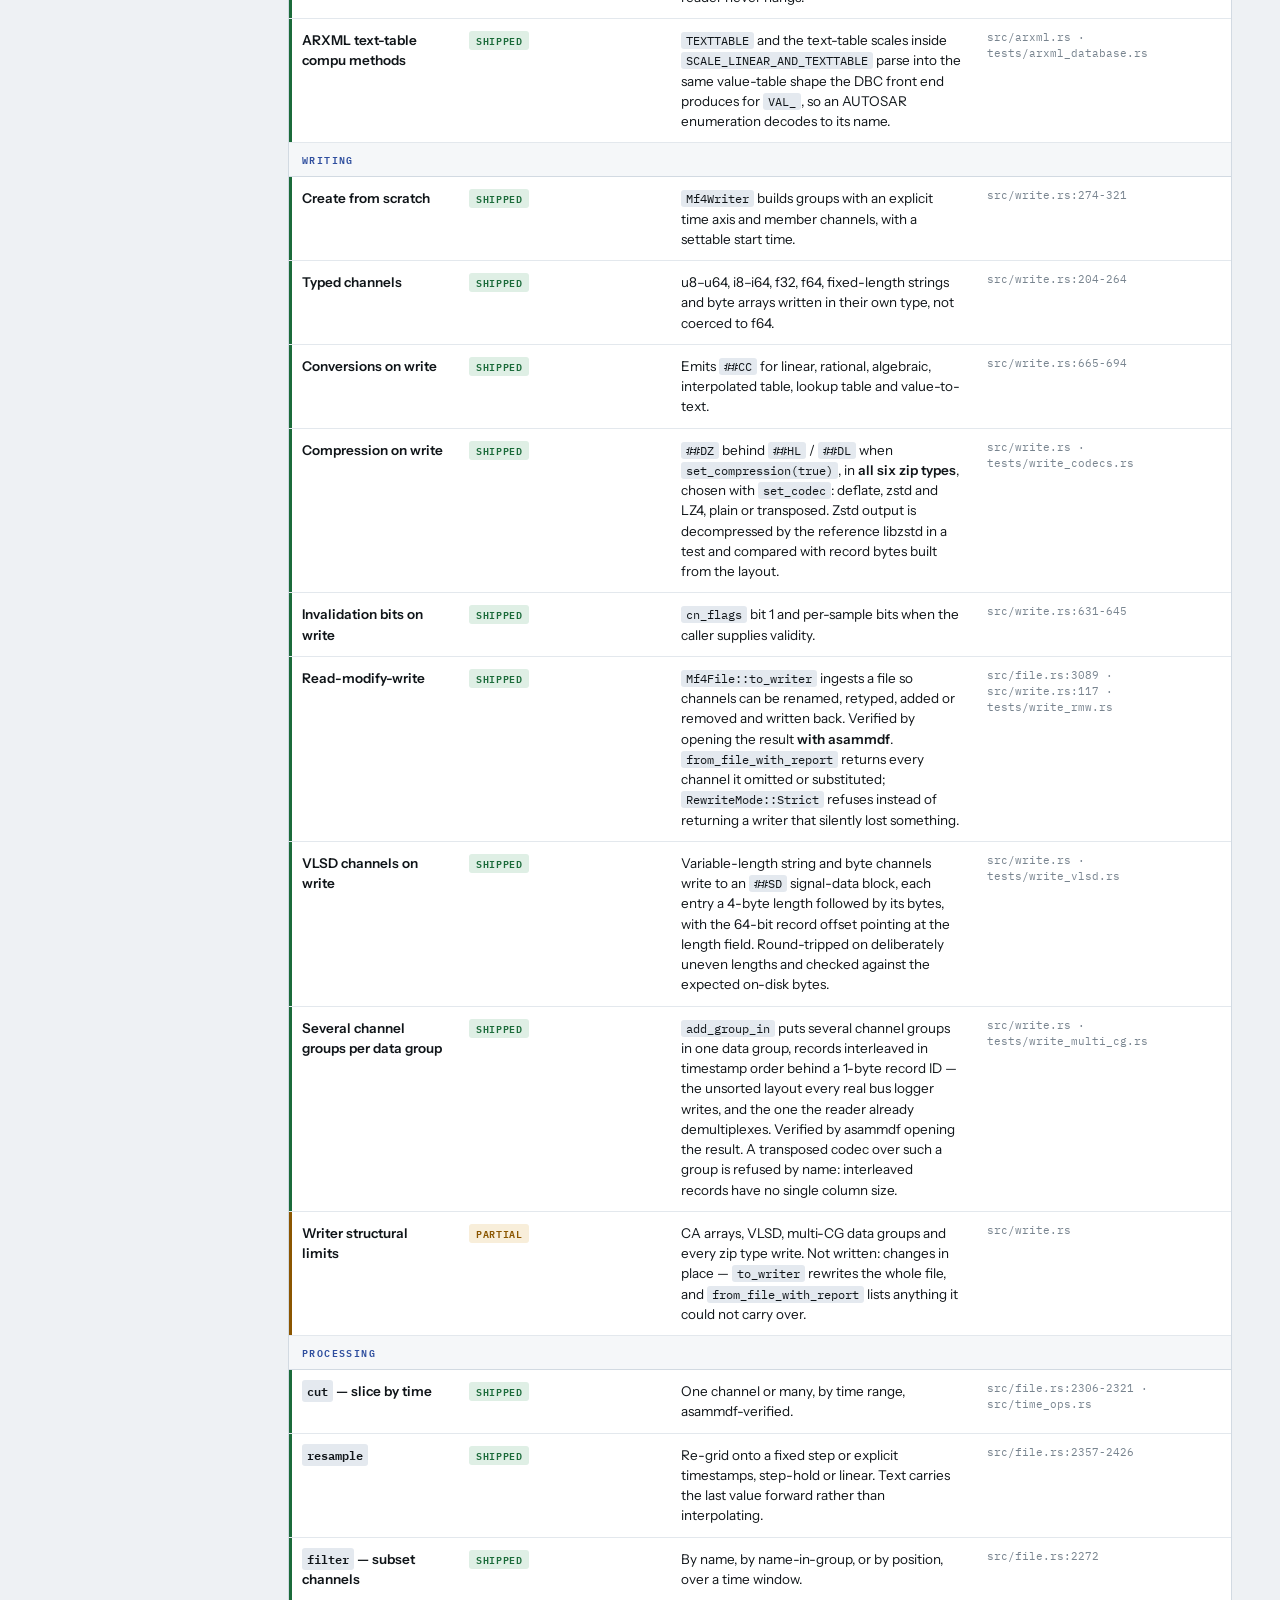
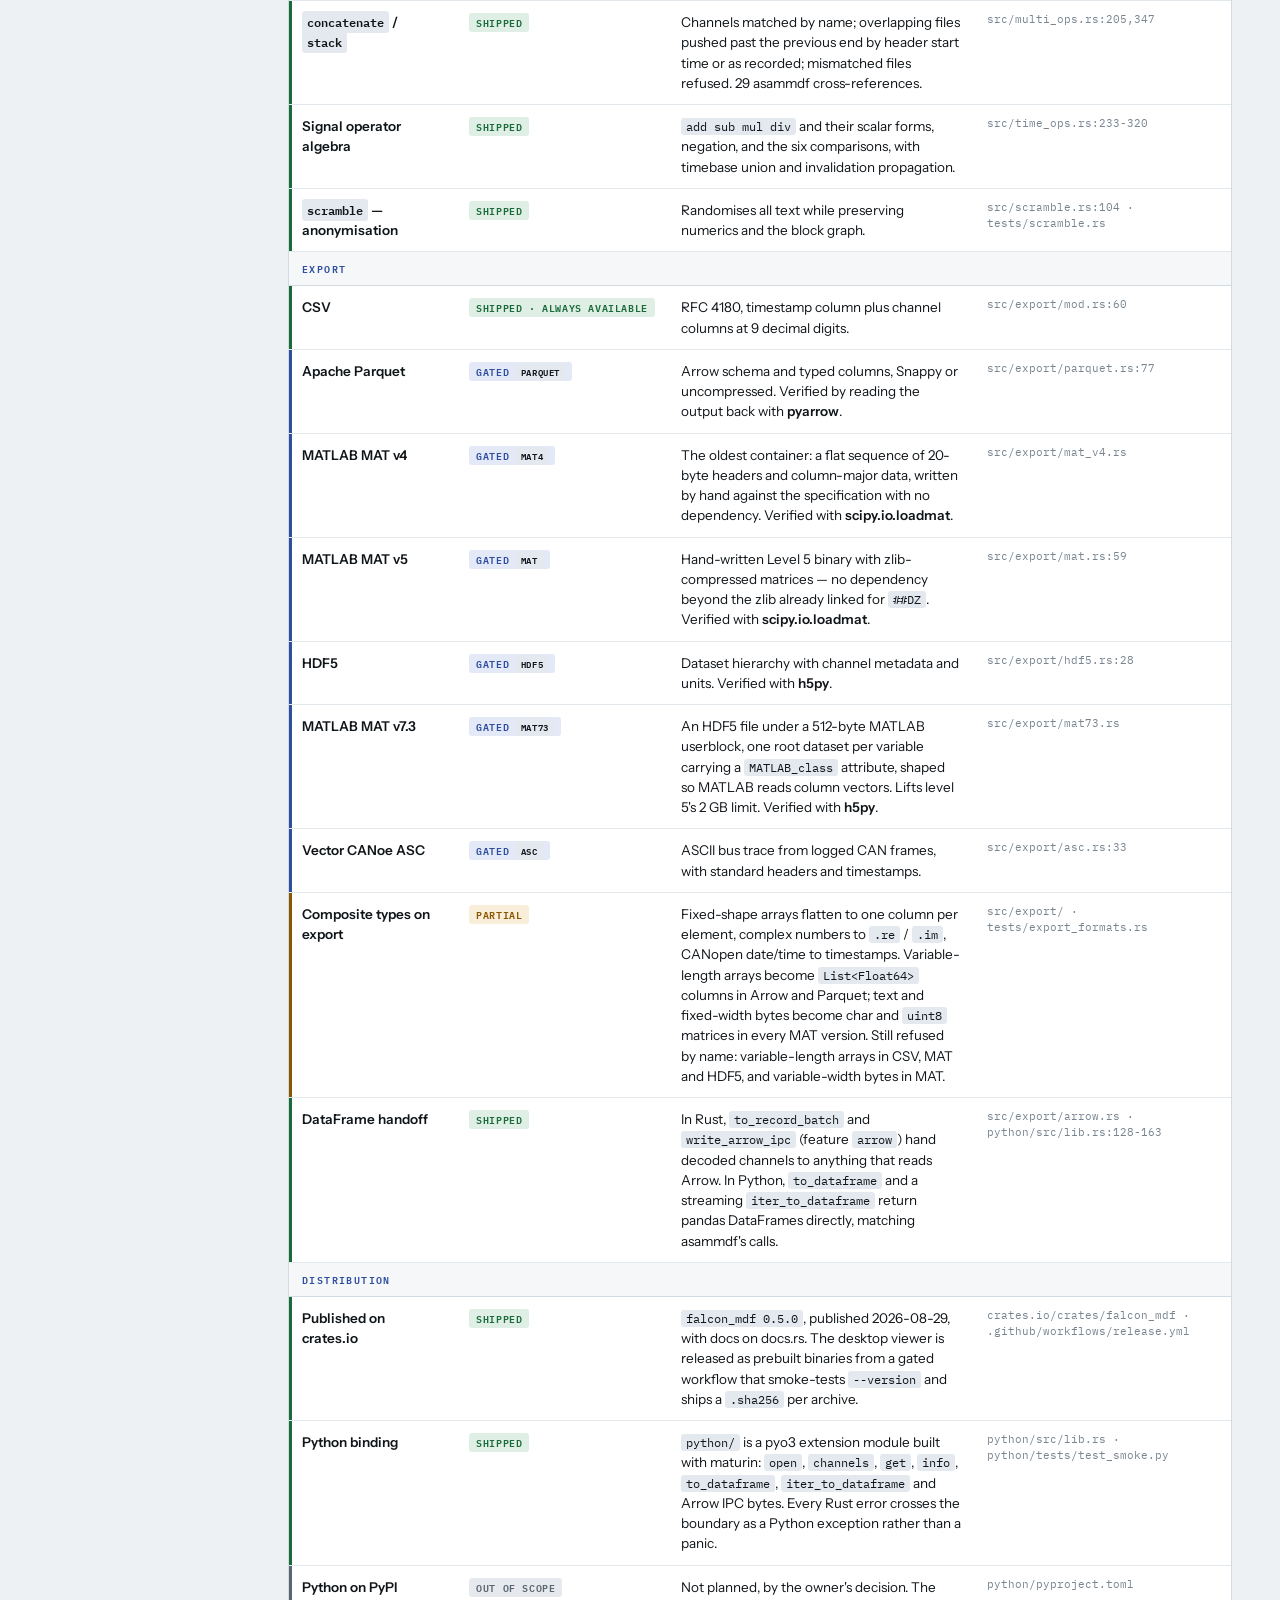
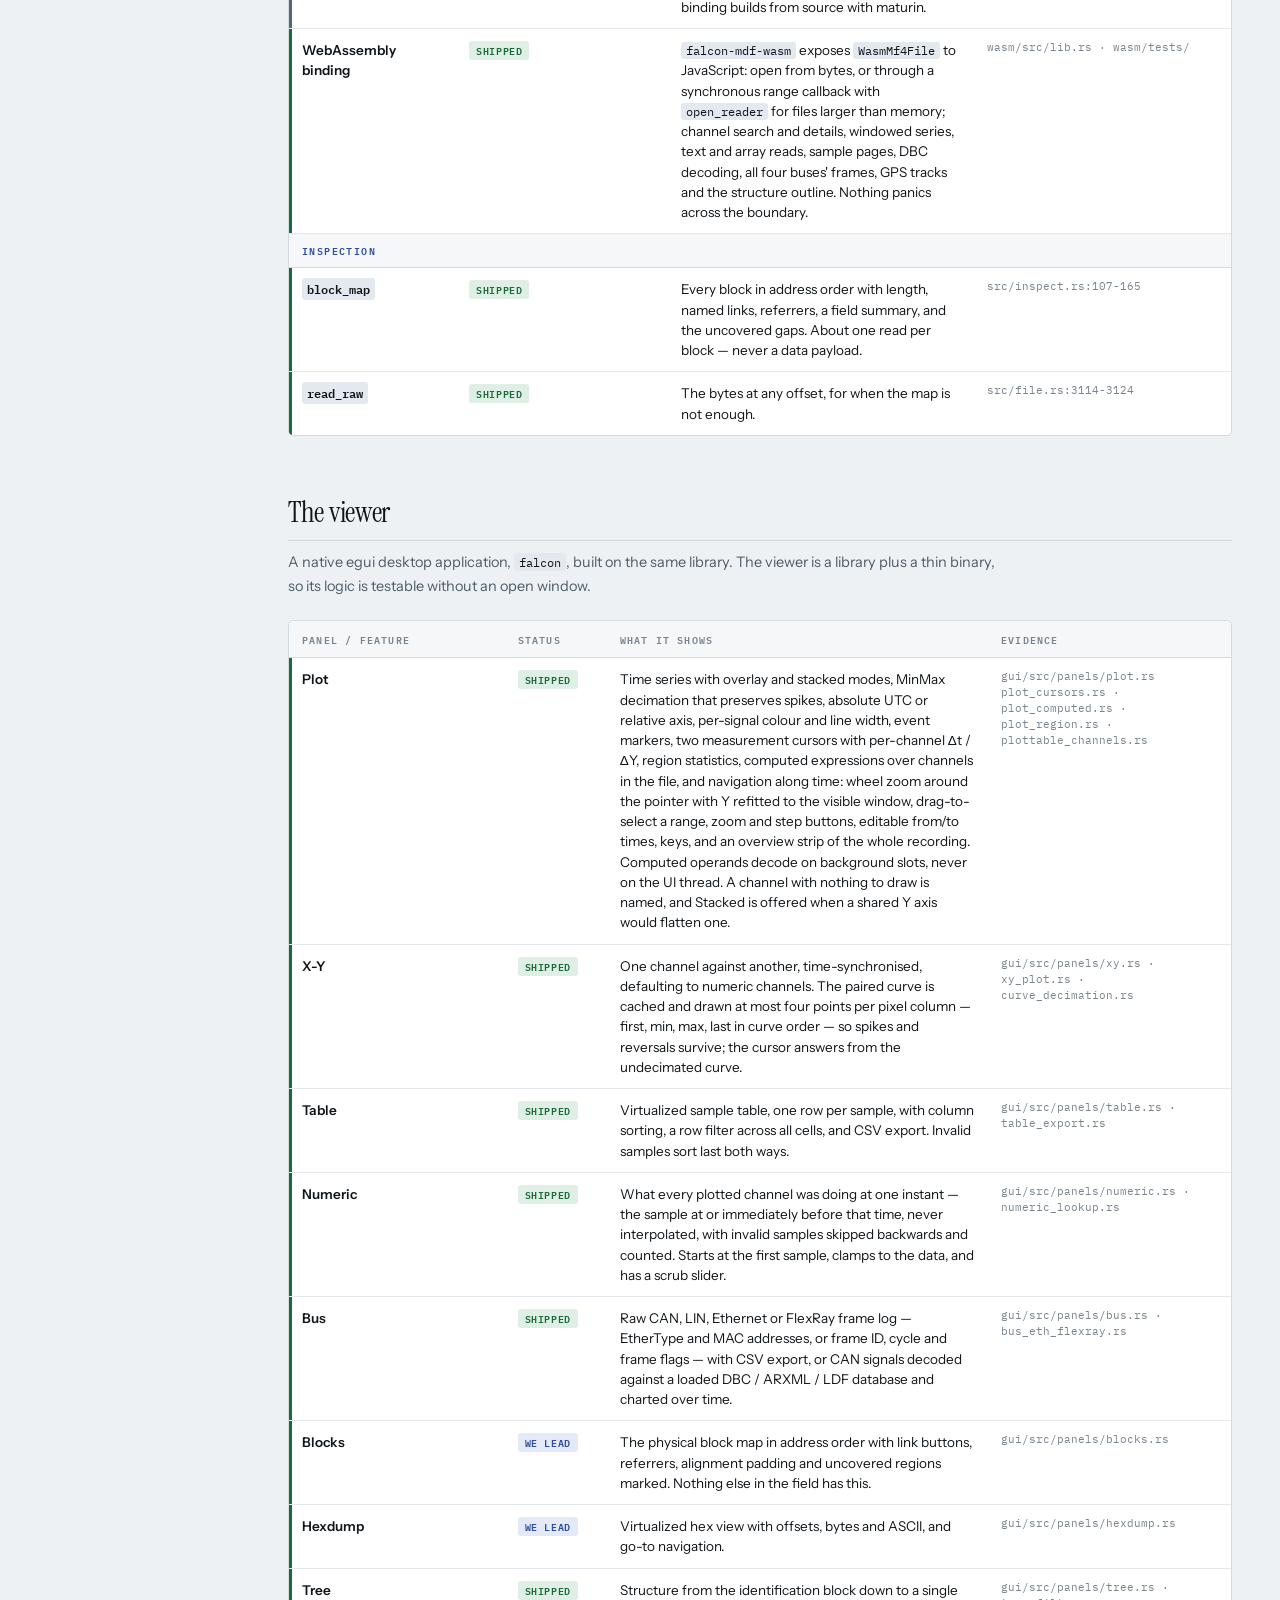
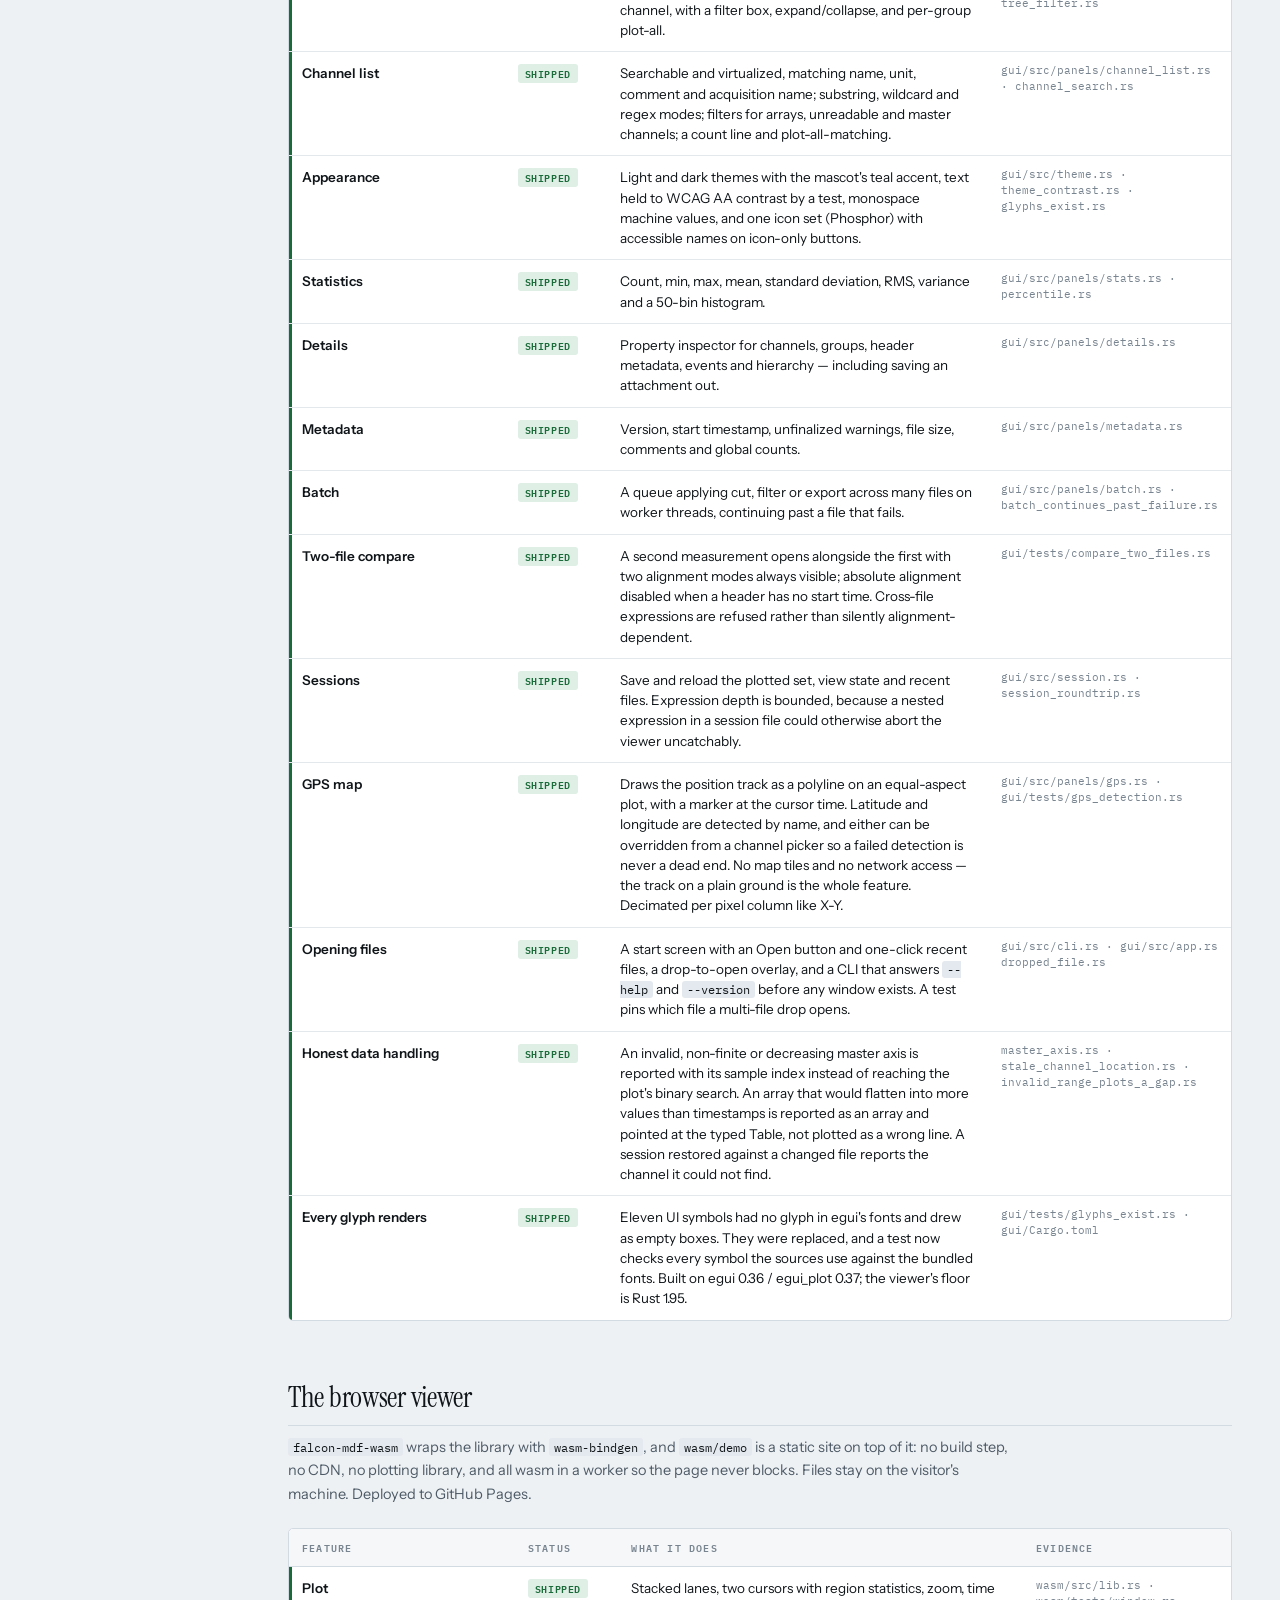
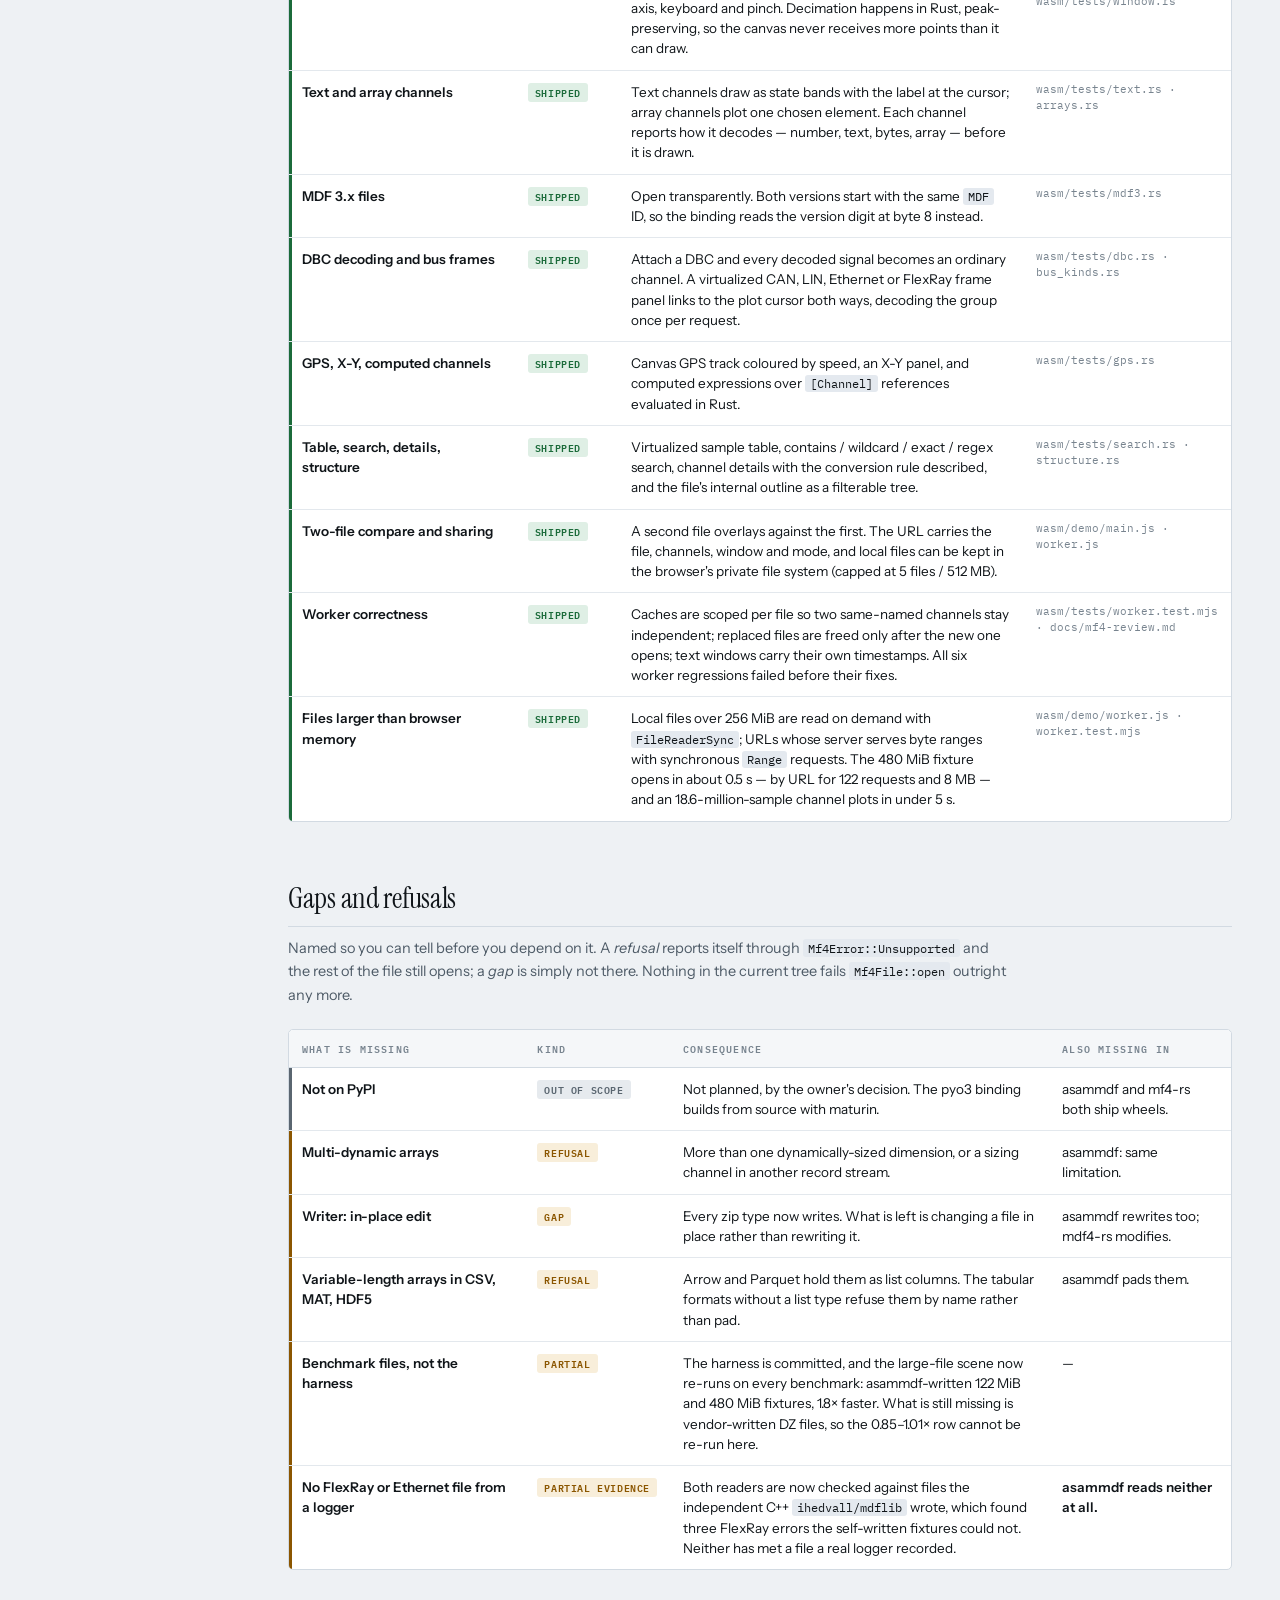
<file: docs/field-reference.html>
<!doctype html><html><head><meta charset=utf8><meta name=viewport content="width=device-width,initial-scale=1"><style>:root{color-scheme:light}body{margin:0;padding:0;font:14px -apple-system,BlinkMacSystemFont,sans-serif;background:#faf9f5;color:#141413}img{max-width:100%}</style></head><body>
<title>falcon_mdf Field Reference</title>
<link rel="preconnect" href="https://fonts.googleapis.com">
<link rel="preconnect" href="https://fonts.gstatic.com" crossorigin>
<link rel="stylesheet" href="https://fonts.googleapis.com/css2?family=Instrument+Sans:wght@400;500;600;700&family=Instrument+Serif:ital@0;1&family=IBM+Plex+Mono:wght@400;500;600&display=swap">

<style>
:root{
  --ground:#EEF1F4; --surface:#FFFFFF; --surface-2:#E4E9EF; --surface-3:#F5F7F9;
  --ink:#101519; --ink-2:#4E5B67; --ink-3:#78848F;
  --rule:#D2DAE2; --rule-2:#E3E8ED;
  --accent:#2E4E9E; --accent-soft:#E3E9F7; --on-accent:#FFFFFF;
  --ok:#1B6B3A;     --ok-bg:#DFEFE5;
  --warn:#8B5600;   --warn-bg:#F8EEDA;
  --bad:#A32A2C;    --bad-bg:#F9E5E5;
  --neutral:#5A6670;--neutral-bg:#E6EAEE;
  --shadow:0 1px 2px rgba(16,21,25,.05), 0 12px 28px -18px rgba(16,21,25,.28);
}
@media (prefers-color-scheme:dark){
  :root:not([data-theme="light"]){
    --ground:#0B0F13; --surface:#141A20; --surface-2:#1C242C; --surface-3:#111820;
    --ink:#E6EDF4; --ink-2:#97A5B2; --ink-3:#74828E;
    --rule:#253039; --rule-2:#1C242B;
    --accent:#7EA2E8; --accent-soft:#16233C; --on-accent:#0B0F13;
    --ok:#62C48D;     --ok-bg:#10281C;
    --warn:#E0A85F;   --warn-bg:#2F2410;
    --bad:#EE8B8D;    --bad-bg:#33191A;
    --neutral:#93A0AB;--neutral-bg:#1D252C;
    --shadow:0 1px 2px rgba(0,0,0,.5), 0 12px 28px -18px rgba(0,0,0,.8);
  }
}
:root[data-theme="dark"]{
  --ground:#0B0F13; --surface:#141A20; --surface-2:#1C242C; --surface-3:#111820;
  --ink:#E6EDF4; --ink-2:#97A5B2; --ink-3:#74828E;
  --rule:#253039; --rule-2:#1C242B;
  --accent:#7EA2E8; --accent-soft:#16233C; --on-accent:#0B0F13;
  --ok:#62C48D;     --ok-bg:#10281C;
  --warn:#E0A85F;   --warn-bg:#2F2410;
  --bad:#EE8B8D;    --bad-bg:#33191A;
  --neutral:#93A0AB;--neutral-bg:#1D252C;
  --shadow:0 1px 2px rgba(0,0,0,.5), 0 12px 28px -18px rgba(0,0,0,.8);
}

*{box-sizing:border-box}
body{
  margin:0; background:var(--ground); color:var(--ink);
  font-family:"Instrument Sans",-apple-system,BlinkMacSystemFont,"Segoe UI",sans-serif;
  font-size:15px; line-height:1.62; -webkit-font-smoothing:antialiased;
}
h1,h2,h3,h4{margin:0; text-wrap:balance}
a{color:var(--accent)}
a:focus-visible,button:focus-visible{outline:2px solid var(--accent); outline-offset:2px; border-radius:2px}
code,.mono{font-family:"IBM Plex Mono",ui-monospace,Menlo,monospace}
code{font-size:.86em; background:var(--surface-2); padding:1px 5px; border-radius:3px; color:var(--ink)}

/* ---------- masthead ---------- */
.mast{background:var(--surface); border-bottom:1px solid var(--rule)}
.mast-in{max-width:1240px; margin:0 auto; padding:44px 28px 30px}
.kicker{
  font-family:"IBM Plex Mono",monospace; font-size:11px; letter-spacing:.18em;
  text-transform:uppercase; color:var(--accent); margin-bottom:16px;
}
h1{
  font-family:"Instrument Serif",Georgia,serif; font-weight:400;
  font-size:clamp(38px,5.6vw,62px); line-height:1.02; letter-spacing:-.015em;
}
h1 em{font-style:italic; color:var(--accent)}
.dek{color:var(--ink-2); max-width:64ch; margin-top:14px; font-size:16.5px}

.plate{
  display:grid; grid-template-columns:repeat(auto-fit,minmax(148px,1fr));
  gap:1px; margin-top:28px; background:var(--rule);
  border:1px solid var(--rule); border-radius:4px; overflow:hidden;
}
.plate div{background:var(--surface); padding:11px 13px}
.plate dt{
  font-family:"IBM Plex Mono",monospace; font-size:10px; letter-spacing:.13em;
  text-transform:uppercase; color:var(--ink-3); margin:0 0 3px;
}
.plate dd{margin:0; font-size:14.5px; font-weight:600; font-variant-numeric:tabular-nums}

/* ---------- shell ---------- */
.shell{max-width:1240px; margin:0 auto; padding:0 28px 110px; display:grid;
  grid-template-columns:196px minmax(0,1fr); gap:44px; align-items:start}
@media(max-width:900px){ .shell{grid-template-columns:minmax(0,1fr); gap:0} nav.toc{display:none} }

nav.toc{position:sticky; top:20px; padding-top:34px}
nav.toc ol{list-style:none; margin:0; padding:0; display:flex; flex-direction:column; gap:1px}
nav.toc a{
  display:block; padding:5px 10px; font-size:13px; color:var(--ink-2);
  text-decoration:none; border-left:2px solid var(--rule-2); line-height:1.35;
}
nav.toc a:hover{color:var(--ink); border-left-color:var(--accent); background:var(--surface-3)}
nav.toc .grp{
  font-family:"IBM Plex Mono",monospace; font-size:9.5px; letter-spacing:.14em;
  text-transform:uppercase; color:var(--ink-3); padding:16px 10px 5px;
}

main{padding-top:34px; min-width:0}
section{margin-bottom:60px; scroll-margin-top:20px}
h2{
  font-family:"Instrument Serif",Georgia,serif; font-weight:400;
  font-size:29px; letter-spacing:-.01em; line-height:1.15;
  padding-bottom:11px; border-bottom:1px solid var(--rule); margin-bottom:8px;
}
.sub{color:var(--ink-2); font-size:14.5px; max-width:72ch; margin:10px 0 22px}
h3{font-size:15px; font-weight:700; letter-spacing:-.005em; margin:30px 0 10px}
h3 .n{
  font-family:"IBM Plex Mono",monospace; color:var(--ink-3);
  font-weight:500; font-size:11px; letter-spacing:.1em; margin-right:9px;
}
p{margin:0 0 12px}

/* ---------- pills ---------- */
.pill{
  display:inline-block; font-family:"IBM Plex Mono",monospace; font-size:10px;
  letter-spacing:.06em; text-transform:uppercase; font-weight:600;
  padding:2px 7px; border-radius:3px; white-space:nowrap;
}
.p-ok{background:var(--ok-bg); color:var(--ok)}
.p-warn{background:var(--warn-bg); color:var(--warn)}
.p-bad{background:var(--bad-bg); color:var(--bad)}
.p-neu{background:var(--neutral-bg); color:var(--neutral)}
.p-lead{background:var(--accent-soft); color:var(--accent)}

/* ---------- tables ---------- */
.scroller{overflow-x:auto; border:1px solid var(--rule); border-radius:5px; background:var(--surface)}
table{border-collapse:collapse; width:100%; font-size:13.5px; min-width:640px}
thead th{
  text-align:left; font-family:"IBM Plex Mono",monospace; font-size:10px;
  letter-spacing:.12em; text-transform:uppercase; color:var(--ink-3);
  font-weight:600; padding:10px 13px; border-bottom:1px solid var(--rule);
  background:var(--surface-3); position:sticky; top:0;
}
tbody td{padding:11px 13px; border-bottom:1px solid var(--rule-2); vertical-align:top; line-height:1.5}
tbody tr:last-child td{border-bottom:0}
tbody tr:hover{background:var(--surface-3)}
td.num{font-family:"IBM Plex Mono",monospace; font-variant-numeric:tabular-nums; white-space:nowrap}
td.ev{font-family:"IBM Plex Mono",monospace; font-size:11px; color:var(--ink-3); line-height:1.45}
td.cap{font-weight:600}
td strong{font-weight:600}
.stripe-ok{box-shadow:inset 3px 0 0 var(--ok)}
.stripe-warn{box-shadow:inset 3px 0 0 var(--warn)}
.stripe-bad{box-shadow:inset 3px 0 0 var(--bad)}
.stripe-neu{box-shadow:inset 3px 0 0 var(--neutral)}
.stripe-lead{box-shadow:inset 3px 0 0 var(--accent)}

/* ---------- cards / callouts ---------- */
.note{
  background:var(--surface); border:1px solid var(--rule); border-radius:5px;
  padding:15px 17px; margin:18px 0; font-size:14px; box-shadow:var(--shadow);
}
.note.flag{border-left:3px solid var(--warn)}
.note.stop{border-left:3px solid var(--bad)}
.note.win{border-left:3px solid var(--accent)}
.note h4{font-size:13px; margin-bottom:6px; letter-spacing:-.005em}
.note p:last-child{margin-bottom:0}

.cards{display:grid; grid-template-columns:repeat(auto-fit,minmax(232px,1fr)); gap:14px; margin:20px 0}
.card{background:var(--surface); border:1px solid var(--rule); border-radius:5px; padding:15px 16px}
.card .big{
  font-family:"Instrument Serif",Georgia,serif; font-size:34px; line-height:1;
  font-variant-numeric:tabular-nums; margin-bottom:6px;
}
.card .lbl{
  font-family:"IBM Plex Mono",monospace; font-size:10px; letter-spacing:.13em;
  text-transform:uppercase; color:var(--ink-3); margin-bottom:9px;
}
.card .why{font-size:12.5px; color:var(--ink-2); line-height:1.45}

/* ---------- filter ---------- */
.filter{display:flex; flex-wrap:wrap; gap:7px; align-items:center; margin:0 0 14px}
.filter .lab{
  font-family:"IBM Plex Mono",monospace; font-size:10px; letter-spacing:.13em;
  text-transform:uppercase; color:var(--ink-3); margin-right:3px;
}
.filter button{
  font-family:"Instrument Sans",sans-serif; font-size:12.5px; font-weight:500;
  padding:4px 11px; border-radius:3px; border:1px solid var(--rule);
  background:var(--surface); color:var(--ink-2); cursor:pointer;
}
.filter button:hover{color:var(--ink); border-color:var(--ink-3)}
.filter button[aria-pressed="true"]{background:var(--accent); border-color:var(--accent); color:var(--on-accent)}
tr[hidden]{display:none}
.grouprow td{
  font-family:"IBM Plex Mono",monospace; font-size:10px; letter-spacing:.14em;
  text-transform:uppercase; color:var(--accent); font-weight:600;
  background:var(--surface-3); padding:9px 13px;
  border-top:1px solid var(--rule); border-bottom:1px solid var(--rule);
}
.grouprow:hover td{background:var(--surface-3)}

/* ---------- misc ---------- */
ul.tight{margin:0 0 12px; padding-left:19px}
ul.tight li{margin-bottom:5px}
.foot{
  border-top:1px solid var(--rule); margin-top:40px; padding-top:20px;
  font-family:"IBM Plex Mono",monospace; font-size:11.5px; color:var(--ink-3);
  line-height:1.7;
}
.legend{display:flex; flex-wrap:wrap; gap:14px; margin:14px 0 20px; font-size:12.5px; color:var(--ink-2)}
.legend span{display:flex; align-items:center; gap:6px}
</style>

<header class="mast">
  <div class="mast-in">
    <div class="kicker">Capability reference · main</div>
    <h1>falcon_mdf, <em>end to end</em></h1>
    <p class="dek">Every capability the crate and its viewer ship today, what is genuinely
      missing, and how both compare against asammdf, mdfreader and the Rust MDF field —
      each row carrying the file, test or measurement it rests on. This revision
      covers <code>dev/0.7.0</code>: all six zip types now write, the library reads
      from any byte source and the browser streams files and URLs larger than its
      memory, exports stopped refusing variable-length arrays and MAT text, both
      viewers list Ethernet and FlexRay, and an independent C++ writer, mdflib, joined
      the test set and found three FlexRay bugs.</p>
    <dl class="plate" id="plate"></dl>
  </div>
</header>

<div class="shell">
  <nav class="toc">
    <ol>
      <li class="grp">Orientation</li>
      <li><a href="#glance">At a glance</a></li>
      <li><a href="#lead">Where it leads</a></li>
      <li class="grp">Capabilities</li>
      <li><a href="#catalogue">Full catalogue</a></li>
      <li><a href="#gui">The viewer</a></li>
      <li><a href="#web">The browser viewer</a></li>
      <li class="grp">Honesty</li>
      <li><a href="#gaps">Gaps &amp; refusals</a></li>
      <li><a href="#defect">The defect pattern</a></li>
      <li class="grp">Comparison</li>
      <li><a href="#asammdf">vs asammdf</a></li>
      <li><a href="#rust">vs the Rust field</a></li>
      <li><a href="#others">vs everything else</a></li>
      <li class="grp">Measured record</li>
      <li><a href="#perf">Performance</a></li>
      <li><a href="#robust">Robustness</a></li>
      <li><a href="#memory">Memory</a></li>
      <li class="grp">Process</li>
      <li><a href="#verify">How this is verified</a></li>
      <li><a href="#next">What is next</a></li>
      <li><a href="#open">Open questions</a></li>
    </ol>
  </nav>

  <main>
    <section id="glance">
      <h2>At a glance</h2>
      <p class="sub">falcon_mdf reads, writes, decodes and inspects ASAM MDF measurement
        files in Rust, and ships a desktop viewer, a Python binding and a browser viewer
        alongside the library. It is designed around one promise: a channel decodes to
        the right values, or reading it fails with a reason that names the feature.</p>
      <div class="cards" id="tiles"></div>
      <div class="note win">
        <h4>Published: 0.6.0 on crates.io; 0.7.0 ready on a branch</h4>
        <p><code>falcon_mdf 0.6.0</code> is on crates.io and docs.rs, with viewer
          binaries on the GitHub release. Everything this page adds since is on
          <code>dev/0.7.0</code>, verified and not yet published.</p>
      </div>
    </section>

    <section id="lead">
      <h2>Where it leads</h2>
      <p class="sub">Capabilities that no comparable reader has, or has as well. These are
        the arguments for choosing this crate over the incumbent, and none of them are the
        speed number the README leads with.</p>
      <div class="scroller">
        <table>
          <thead><tr><th style="width:20%">Capability</th><th style="width:34%">falcon_mdf</th><th style="width:28%">The field</th><th style="width:18%">Evidence</th></tr></thead>
          <tbody id="lead-body"></tbody>
        </table>
      </div>
    </section>

    <section id="catalogue">
      <h2>Full capability catalogue</h2>
      <p class="sub">Every user-visible capability, grouped by what it is for. Filter to
        what you need. <strong>Shipped</strong> means implemented and covered by a test;
        <strong>gated</strong> means it needs a non-default cargo feature;
        <strong>partial</strong> means it works for a named subset;
        <strong>gap</strong> means absent, and the row says whether it refuses by name.</p>
      <div class="legend">
        <span><span class="pill p-ok">shipped</span> implemented &amp; tested</span>
        <span><span class="pill p-lead">gated</span> behind a cargo feature</span>
        <span><span class="pill p-warn">partial</span> named subset only</span>
        <span><span class="pill p-bad">gap</span> absent</span>
      </div>
      <div class="filter" data-target="cat-body">
        <span class="lab">Show</span>
        <button aria-pressed="true" data-f="all">All</button>
        <button aria-pressed="false" data-f="ok">Shipped</button>
        <button aria-pressed="false" data-f="lead">Gated</button>
        <button aria-pressed="false" data-f="warn">Partial</button>
        <button aria-pressed="false" data-f="bad">Gaps</button>
      </div>
      <div class="scroller">
        <table>
          <thead><tr><th style="width:23%">Capability</th><th style="width:11%">Status</th><th style="width:44%">What it does</th><th style="width:22%">Evidence</th></tr></thead>
          <tbody id="cat-body"></tbody>
        </table>
      </div>
    </section>

    <section id="gui">
      <h2>The viewer</h2>
      <p class="sub">A native egui desktop application, <code>falcon</code>, built on the
        same library. The viewer is a library plus a thin binary, so its logic is testable
        without an open window.</p>
      <div class="scroller">
        <table>
          <thead><tr><th style="width:24%">Panel / feature</th><th style="width:11%">Status</th><th style="width:43%">What it shows</th><th style="width:22%">Evidence</th></tr></thead>
          <tbody id="gui-body"></tbody>
        </table>
      </div>
    </section>

    <section id="web">
      <h2>The browser viewer</h2>
      <p class="sub"><code>falcon-mdf-wasm</code> wraps the library with
        <code>wasm-bindgen</code>, and <code>wasm/demo</code> is a static site on top of it:
        no build step, no CDN, no plotting library, and all wasm in a worker so the page
        never blocks. Files stay on the visitor's machine. Deployed to GitHub Pages.</p>
      <div class="scroller">
        <table>
          <thead><tr><th style="width:24%">Feature</th><th style="width:11%">Status</th><th style="width:43%">What it does</th><th style="width:22%">Evidence</th></tr></thead>
          <tbody id="web-body"></tbody>
        </table>
      </div>
    </section>

    <section id="gaps">
      <h2>Gaps and refusals</h2>
      <p class="sub">Named so you can tell before you depend on it. A <em>refusal</em>
        reports itself through <code>Mf4Error::Unsupported</code> and the rest of the file
        still opens; a <em>gap</em> is simply not there. Nothing in the current tree fails
        <code>Mf4File::open</code> outright any more.</p>
      <div class="scroller">
        <table>
          <thead><tr><th style="width:26%">What is missing</th><th style="width:12%">Kind</th><th style="width:42%">Consequence</th><th style="width:20%">Also missing in</th></tr></thead>
          <tbody id="gap-body"></tbody>
        </table>
      </div>
    </section>

    <section id="defect">
      <h2>The defect pattern</h2>
      <p class="sub">Five defects of one shape have been found and fixed. Recording the
        shape is worth more than recording the fixes.</p>
      <div class="note stop">
        <h4>A size read from the file, used in arithmetic over bytes that are a different size</h4>
        <p><code>un_transpose</code> divided the buffer by the column size <em>rounding
          up</em>, then discarded any byte whose destination landed past the end. Whenever
          the buffer length was not an exact multiple of the column size the output was
          reordered wrongly and carried a zero where a real byte belonged — no error, just
          a measurement with a hole in it. It affected zip type 1, transposed deflate,
          which is common, and it shipped.</p>
      </div>
      <div class="scroller">
        <table>
          <thead><tr><th>Buffer / column</th><th>Correct</th><th>falcon, before the fix</th><th>Result</th></tr></thead>
          <tbody>
            <tr><td class="num">9 / 3</td><td class="num">t0 t3 t6 t1 t4 t7 t2 t5 t8</td><td class="num">same</td><td>agree</td></tr>
            <tr class="stripe-bad"><td class="num">8 / 3</td><td class="num">t0 t2 t4 t1 t3 t5 t6 t7</td><td class="num">t0 t3 t6 t1 t4 t7 t2 t5</td><td>wrong order</td></tr>
            <tr class="stripe-bad"><td class="num">7 / 3</td><td class="num">t0 t2 t4 t1 t3 t5 t6</td><td class="num">t0 t3 t6 t1 t4 <strong>ZERO</strong> t2</td><td>t5 lost</td></tr>
            <tr class="stripe-bad"><td class="num">10 / 4</td><td class="num">t0 t2 t4 t6 t1 t3 t5 t7 t8 t9</td><td class="num">t0 t3 t6 t9 t1 t4 t7 <strong>ZERO</strong> t2 t5</td><td>t8 lost</td></tr>
          </tbody>
        </table>
      </div>
      <p style="margin-top:16px"><strong>Why no test caught it.</strong> The round-trip
        tests transposed with falcon's own helper and un-transposed with its inverse, so
        they agreed with themselves rather than with the format. On exact multiples the two
        mappings coincide, and every test used an exact multiple. The replacement test
        states the expected bytes outright, so it is able to disagree — and against the old
        implementation it does.</p>
      <p>The two siblings: record offsets advanced by a declared data-only size while the
        block emitted records interleaved with invalidation bytes, so later offsets walked
        into the previous block's tail and returned those bytes as samples; and a
        block-index path that concatenated invalidation bytes instead of interleaving them,
        parsing cleanly and decoding wrong. Every one of the three produced plausible wrong
        numbers rather than an error. <strong>Any new code that reads a length from a block
        and does arithmetic with it should be treated as guilty until a test says
        otherwise.</strong></p>
      <p>A fourth of the same shape surfaced while aligned multi-channel streaming
        was being built, and is worth recording because of <em>how</em> it was
        caught. The streaming path accumulated companion VLSD payloads per window
        rather than cumulatively, so on an unsorted J1939 log it returned different
        bytes than the eager read — plausible frame payloads, no error. The test
        that caught it asserts streamed output equals <code>signals()</code> over
        the entire corpus, and it failed only once the sample files were present:
        the agent that wrote the code reported it passing from a checkout where
        <code>test_data/</code> is gitignored and the test had silently skipped.
        <strong>A corpus test that skips is not a test that passed</strong>, and a
        green run proves nothing about a checkout with no corpus in it.</p>
      <p>A fifth arrived with the September hardening pass, in the most basic form the
        shape takes: a link table that declared a huge count but held only a few bytes
        of links. The parser allocated for the <em>declared</em> count and panicked on
        capacity; separately, an offset addition could overflow and saturating header
        arithmetic accepted an impossible layout. It now checks the bytes actually present
        before allocating and uses checked arithmetic. <code>tests/link_bounds.rs</code>
        failed four cases before the fix.</p>
    </section>

    <section id="asammdf">
      <h2>Against asammdf 8.7.2</h2>
      <p class="sub">The Python incumbent, and the benchmark this project has been measured
        against. Every row was checked against the installed package's source, not its
        documentation.</p>
      <div class="filter" data-target="asam-body">
        <span class="lab">Show</span>
        <button aria-pressed="true" data-f="all">All</button>
        <button aria-pressed="false" data-f="lead">We lead</button>
        <button aria-pressed="false" data-f="ok">Parity</button>
        <button aria-pressed="false" data-f="bad">Behind</button>
      </div>
      <div class="scroller">
        <table>
          <thead><tr><th style="width:22%">Capability</th><th style="width:10%">Verdict</th><th style="width:24%">falcon_mdf</th><th style="width:24%">asammdf</th><th style="width:20%">Evidence</th></tr></thead>
          <tbody id="asam-body"></tbody>
        </table>
      </div>
      <div class="note win">
        <h4>Correctness, adjudicated against the standard rather than against a library</h4>
        <p>Full-length comparison over 75 files, 2,012 comparable channels, 9,233,007
          values: <strong>1,998 bit-for-bit identical</strong>, 1 within 1e-9, 13 genuine
          disagreements, and <strong>zero</strong> cases where falcon errored and asammdf
          succeeded. Of the 13, <strong>9 are asammdf being wrong</strong> — VLSD record
          lengths, UTF-16 payload truncation, CANopen date/time fields, and a rational
          conversion whose result changes with the number of samples requested. Two are
          representation choices; two were unresolved and one of those, the value-range
          upper bound, has since been settled against falcon and fixed.</p>
      </div>
    </section>

    <section id="rust">
      <h2>Against the Rust field</h2>
      <p class="sub">asammdf is the benchmark, but it is not the competition for a Rust
        crate. Versions, dates and download counts were re-fetched from the crates.io API.</p>
      <div class="scroller">
        <table>
          <thead><tr><th style="width:15%">Crate</th><th style="width:9%">Version</th><th style="width:12%">Last publish</th><th style="width:11%">Downloads</th><th style="width:53%">Standing against falcon_mdf</th></tr></thead>
          <tbody id="rust-body"></tbody>
        </table>
      </div>
      <div class="note flag">
        <h4>This reframes the goal</h4>
        <p>"Beat asammdf" measured this project against a Python library. Against the Rust
          field the picture is different: <strong>mf4-rs and mdf4-rs both write MDF4</strong>,
          and mf4-rs ships Python and wasm bindings plus HTTP byte-range sources. falcon
          has now matched the first two — it is on crates.io, has a pyo3 binding and a
          <code>wasm-bindgen</code> binding — so what mf4-rs still holds is <strong>a
          PyPI package</strong> and byte-range sources. What falcon leads the Rust field
          on: bounded-window streamed reading, a unified DBC + ARXML + LDF decoder with
          J1939 matching, typed non-<code>f64</code> samples, the block-graph inspector,
          MDF 3.x <em>and</em> 4.x in one crate, all four logged buses, the export set, and
          a desktop <em>and</em> a browser viewer. None of the others advertise any of
          those.</p>
      </div>
    </section>

    <section id="others">
      <h2>Against everything else</h2>
      <p class="sub">The wider field, ordered by how often a team actually reaches for it.
        Rows marked <span class="pill p-neu">unmeasured</span> are characterisations from
        the tools' own documentation, not results produced here — they are here for
        orientation and should not be quoted as findings.</p>
      <div class="scroller">
        <table>
          <thead><tr><th style="width:17%">Tool</th><th style="width:11%">Kind</th><th style="width:38%">What it is good at</th><th style="width:34%">Standing against falcon_mdf</th></tr></thead>
          <tbody id="other-body"></tbody>
        </table>
      </div>
    </section>

    <section id="perf">
      <h2>Performance record</h2>
      <p class="sub">The table most likely to be quoted back at us, so it carries the
        unflattering rows too. From <code>benchmarks/COMPARISON.md</code>, run 2026-09-27:
        87 files, release build with LTO, a warm-up then the median of three runs, against
        asammdf 8.7.2 on CPython 3.14. Ratios compare equal work only — the three files where
        the libraries decode different sample counts, for reasons in the open questions, are
        excluded. <strong>Speed is size-dependent: never quote one number.</strong></p>
      <div class="scroller">
        <table>
          <thead><tr><th style="width:34%">Scene</th><th style="width:15%">vs asammdf</th><th style="width:14%">Reproducible here</th><th style="width:37%">Note</th></tr></thead>
          <tbody id="perf-body"></tbody>
        </table>
      </div>
      <div class="note">
        <h4>What is actually being raced</h4>
        <p>asammdf is not "Python" on the paths that matter. Its hot loops are a compiled C
          extension — <code>blocks/cutils.c</code>: <code>sort_data_block</code>,
          <code>extract</code>, <code>get_vlsd_max_sample_size</code>, invalidation-bit
          decode — and it decompresses through <code>isal.isal_zlib</code> (libisal) where
          available, with NumPy vectorisation above that. <strong>The rows where falcon
          lost were precisely the isal-accelerated compressed paths.</strong></p>
        <p><strong>What changed.</strong> The September perf round switched
          <code>flate2</code> to its <code>zlib-rs</code> backend, read compressed slices
          without an extra buffer, tiled un-transposition for cache locality, and loaded
          standard numeric widths directly. In a paired before/after run that took the
          121.9 MiB transposed-deflate file from 1,733 ms to 1,078 ms (1.61×), and the
          479.7 MiB uncompressed file 1.14×. The four 5 MiB J1939 logs moved 3–5% either
          way. The 1.76× below is on a different file from the old 0.81× row, so it shows
          the gap closed; it does not measure by how much. The 2026-09-27 rerun reads the same: 1.79× and 1.78×.</p>
        <p><strong>What is still thin.</strong> Both large fixtures are asammdf-written
          repetitions of J1939 logs, so they add size but not structural variety. The
          vendor-DZ files behind the 0.85–1.01× row are still not in the repository and
          were not re-run after <code>zlib-rs</code>.</p>
      </div>
    </section>

    <section id="robust">
      <h2>Robustness record</h2>
      <p class="sub">1,049 mutated files per tool — truncation, corrupted lengths and
        links, bad block IDs, absurd counts, cyclic links. This is the strongest
        comparative result the project has.</p>
      <div class="scroller">
        <table>
          <thead><tr><th style="width:28%">Tool</th><th>Clean error</th><th>Hang</th><th>Panic / abort</th><th>Returned data</th></tr></thead>
          <tbody>
            <tr class="stripe-lead"><td class="cap">falcon_mdf</td><td class="num">737</td><td class="num"><strong>0</strong></td><td class="num"><strong>3</strong></td><td class="num">309</td></tr>
            <tr class="stripe-bad"><td class="cap">asammdf</td><td class="num">419</td><td class="num">66</td><td class="num">5</td><td class="num">559</td></tr>
            <tr class="stripe-bad"><td class="cap">mdfreader</td><td class="num">627</td><td class="num">61</td><td class="num">0</td><td class="num">361</td></tr>
          </tbody>
        </table>
      </div>
      <p style="margin-top:16px">Three hard failures against asammdf's 71 and mdfreader's
        61, and falcon never hangs — cyclic block links, which hang both Python libraries,
        are rejected every time. A fresh sweep of 1,200 mutated files produces no panic, no
        abort and no hang; that sweep is only worth the paper it is written on because a
        deliberately crashing build was fed through the same harness first, to prove it
        reports a crash when one happens.</p>
      <div class="note stop">
        <h4>The claim is absolute, and absolute is still false</h4>
        <p><strong>Both findings are now closed.</strong> The release-build panic —
          <code>chunk size must be non-zero</code>, from a 1,602-byte file with one 4-byte
          field zeroed — was a zero <code>cn_bit_count</code> reaching
          <code>chunks_exact_mut</code>. A zero-width channel now returns a named error, and
          a test asserts it fails rather than panics.</p>
        <p>The subtler finding mattered more: <code>cargo fuzz</code> builds with debug
          assertions, so shift overflows in <code>read_bits</code> aborted and registered as
          crashes, while the release profile a consumer ships returned a wrong number
          silently. The unaligned path now accumulates in <code>u128</code> and narrows only
          after shifting the field to bit zero, so the overflowing shift cannot occur — and
          two fuzz targets cover it: <code>read_bits</code> against an independent
          bit-by-bit oracle, runnable with <code>--release</code>, and a differential target
          comparing a debug and a release build on the same input.</p>
      </div>
    </section>

    <section id="memory">
      <h2>Memory record</h2>
      <p class="sub">Peak memory scales with the <em>largest data group</em>, not the file.
        Under the memory-mapped backend the data is resident twice — as mapped pages and as
        the assembly buffer.</p>
      <div class="scroller">
        <table>
          <thead><tr><th style="width:40%">Measurement</th><th style="width:26%">Result</th><th style="width:34%">Standing</th></tr></thead>
          <tbody id="mem-body"></tbody>
        </table>
      </div>
      <p style="margin-top:16px">The "roughly half the memory" claim for the buffered
        backend does not hold at any size that can be measured today. Choose it because
        another process may modify the file — not for a memory ratio. Against asammdf the
        large fixtures show falcon's whole-process peak 1.3–1.6× lower; those are process
        peaks under different read calls (falcon's whole read vs asammdf's
        <code>get()</code>), not isolated decoder allocations.</p>
    </section>

    <section id="verify">
      <h2>How this is verified</h2>
      <p class="sub">Research agents produced the raw inventories; every one was checked
        mechanically before it reached this page. Nothing here rests on an agent's word
        alone.</p>
      <div class="scroller">
        <table>
          <thead><tr><th style="width:28%">Source</th><th style="width:38%">Check performed</th><th style="width:34%">Result</th></tr></thead>
          <tbody id="verify-body"></tbody>
        </table>
      </div>
    </section>

    <section id="next">
      <h2>What is next</h2>
      <p class="sub">The capability backlog is spent and the crate is published. What is left
        is release hygiene, very large files in the browser, and
        evidence from real files the crate did not write.</p>
      <div class="cards" id="next-cards"></div>
    </section>

    <section id="open">
      <h2>Open questions</h2>
      <div class="scroller">
        <table>
          <thead><tr><th style="width:36%">Question</th><th style="width:64%">Status</th></tr></thead>
          <tbody id="open-body"></tbody>
        </table>
      </div>
      <div class="foot" id="foot">Refreshed 2026-09-27 against dev/0.7.0 at 7b9f130 (round 11); 0.6.0 is the published release. Round 10 described main at 8189721.</div>
    </section>
  </main>
</div>

<script>
(function(){
  "use strict";
  var T=document.createTextNode.bind(document);
  function el(tag,cls,txt){var e=document.createElement(tag); if(cls)e.className=cls; if(txt!=null)e.textContent=txt; return e;}
  function html(tag,cls,markup){var e=document.createElement(tag); if(cls)e.className=cls; if(markup!=null)e.innerHTML=markup; return e;}
  function rows(tbodyId,data,render){
    var tb=document.getElementById(tbodyId); if(!tb)return;
    data.forEach(function(d){ tb.appendChild(render(d)); });
  }
  function cell(cls,markup){var td=document.createElement("td"); if(cls)td.className=cls; td.innerHTML=markup; return td;}
  function pillHtml(kind,label){
    var map={ok:"p-ok",lead:"p-lead",warn:"p-warn",bad:"p-bad",neu:"p-neu"};
    return '<span class="pill '+(map[kind]||"p-neu")+'">'+label+'</span>';
  }

  /* ---------- masthead plate ---------- */
  var PLATE=[
    ["published","0.6.0 · crates.io"],
    ["this page","0.7.0 · unpublished"],
    ["commit","7b9f130 · dev/0.7.0"],
    ["library tests","804 pass · 0 fail"],
    ["viewer tests","279 pass · 0 fail"],
    ["wasm tests","93 + 8 worker"],
    ["clippy","0 · every crate"],
    ["edition / msrv","2021 · rustc 1.89"],
    ["viewer msrv","rustc 1.95"],
    ["formats read","MDF 2.x · 3.x · 4.x"],
    ["targets","native · wasm32 · browser"],
    ["updated","2026-09-27 · round 11"]
  ];
  var plate=document.getElementById("plate");
  PLATE.forEach(function(p){
    var d=el("div"); d.appendChild(el("dt",null,p[0])); d.appendChild(el("dd",null,p[1])); plate.appendChild(d);
  });

  /* ---------- tiles ---------- */
  var TILES=[
    ["Capabilities catalogued","—","Every user-visible feature in the crate and the viewer, each with a citation.","cat-count"],
    ["Cannot open","0","Was four. LZ4, zstd, ##LD, ##DV/##DI and MDF 3.x all read now."],
    ["Capabilities asammdf has that we do not","0","The API-gap list closed over nine integration rounds. What asammdf still has is reach: PyPI and a decade of users."],
    ["Logged buses read","4 of 4","CAN, LIN, Ethernet and FlexRay. asammdf and every Rust crate read the first two only."],
    ["Files over 1 MB vs asammdf select()","4.5×","Geometric mean over 12 files, worst 1.8×. Small files read far faster, but fixed overhead dominates there, so quote this row."],
    ["Where it installs from","crates.io","0.6.0 since 2026-09-27 (0.5.0 before it), docs.rs building. PyPI is out of scope by choice."]
  ];
  var tiles=document.getElementById("tiles");
  TILES.forEach(function(t){
    var c=el("div","card");
    c.appendChild(el("div","lbl",t[0]));
    var big=el("div","big",t[1]); if(t[3])big.id=t[3]; c.appendChild(big);
    c.appendChild(el("div","why",t[2]));
    tiles.appendChild(c);
  });

  /* ---------- filters ---------- */
  document.querySelectorAll(".filter").forEach(function(bar){
    var tbId=bar.getAttribute("data-target");
    bar.addEventListener("click",function(ev){
      var b=ev.target.closest("button"); if(!b)return;
      bar.querySelectorAll("button").forEach(function(x){x.setAttribute("aria-pressed", x===b?"true":"false");});
      var f=b.getAttribute("data-f");
      document.querySelectorAll("#"+tbId+" tr").forEach(function(tr){
        tr.hidden = !(f==="all" || tr.getAttribute("data-k")===f);
      });
    });
  });


  function R(kind,cells){
    var tr=document.createElement("tr");
    tr.className="stripe-"+kind;
    tr.setAttribute("data-k",kind);
    cells.forEach(function(c){
      var td=document.createElement("td");
      if(c[0])td.className=c[0];
      td.innerHTML=c[1];
      tr.appendChild(td);
    });
    return tr;
  }
  function fill(id,data){
    var tb=document.getElementById(id); if(!tb)return;
    data.forEach(function(d){ tb.appendChild(R(d[0], d.slice(1))); });
  }
  function P(k,l){var m={ok:"p-ok",lead:"p-lead",warn:"p-warn",bad:"p-bad",neu:"p-neu"};
    return '<span class="pill '+(m[k]||"p-neu")+'">'+l+'</span>';}

  /* ============ WHERE IT LEADS ============ */
  fill("lead-body",[
    ["lead",["cap","<code>##SR</code> sample reduction"],
      [null,"Reads reduction-level descriptors and decodes condensed mean / min / max series through <code>reduced_signal</code>."],
      [null,"<strong>asammdf: absent.</strong> No <code>SRBlock</code> class exists and <code>first_sample_reduction_addr</code> is forced to 0 on write."],
      ["ev","src/file.rs:2998<br>src/blocks/sample_reduction.rs:19"]],
    ["lead",["cap","<code>##CH</code> channel hierarchy"],
      [null,"Full tree traversal resolving nodes to their member channels and element paths, via <code>channel_hierarchy</code> and <code>channel_at</code>."],
      [null,"<strong>asammdf: absent.</strong> Stores <code>channel_tree_addr</code> as a raw integer and never follows it."],
      ["ev","src/file.rs:3154-3196<br>src/blocks/hierarchy.rs:18"]],
    ["lead",["cap","Whole-file block graph"],
      [null,"<code>block_map</code> walks every block in address order — length, links under the format's own names, referrers, a line describing its fields, and the bytes no block covers. <code>read_raw</code> hands back the bytes at any offset."],
      [null,"<strong>asammdf: absent.</strong> <code>info()</code> returns a summary dictionary only. No other reader in the field exposes the graph."],
      ["ev","src/inspect.rs:107-165"]],
    ["lead",["cap","Robustness on hostile input"],
      [null,"3 hard failures across a 1,049-file mutation sweep, and it never hangs. Cyclic block links are rejected every time."],
      [null,"asammdf: 71 hard failures (66 hangs, 5 aborts). mdfreader: 61 hangs."],
      ["ev","AUDIT.md §3"]],
    ["lead",["cap","Typed samples"],
      [null,"An integer channel decodes to an integer of its own width, a frame payload to bytes, a text table to text — no coercion."],
      [null,"asammdf: everything lands in NumPy arrays, <code>f64</code> by default. The Rust crates do not advertise typed output either."],
      ["ev","src/model/values.rs"]],
    ["lead",["cap","One decoder for DBC, ARXML and LDF"],
      [null,"All three database formats parse into one front-end-neutral <code>CanDatabase</code>, so J1939 matching, multiplexing and value tables behave identically whichever the source."],
      [null,"asammdf reaches DBC and ARXML through canmatrix and LDF separately. No Rust crate carries all three."],
      ["ev","src/candb.rs:181<br>src/dbc.rs · src/arxml.rs · src/ldf.rs"]],
    ["lead",["cap","Bounded-window streaming, including unsorted"],
      [null,"<code>signal_chunks</code> keeps peak memory off the largest data group — for sorted groups, unsorted groups demultiplexed per window, bus-log payloads, and VLSD from a dedicated <code>##SD</code> chain."],
      [null,"asammdf has <code>iter_get</code> / <code>iter_channels</code>, accelerated in C. No Rust crate streams at all."],
      ["ev","src/stream.rs:118-450"]],
    ["lead",["cap","Ethernet and FlexRay frames"],
      [null,"<code>eth_frames</code> and <code>flexray_frames</code> read <code>ETH_Frame</code> and <code>FLX_Frame</code> bus-logging groups back as frames — MAC addresses and EtherType, or slot ID and cycle counter and the null/sync/startup flags — each with a payload trimmed to the logged length rather than to the fixed channel width."],
      [null,"<strong>Nobody else extracts either bus at all.</strong> asammdf declares the bus constants but <code>get_bus_signal</code> dispatches only CAN and LIN; no Rust MDF crate reads them either. This takes falcon from two of the four logged buses to all four."],
      ["ev","src/eth.rs · src/flexray.rs"]],
    ["lead",["cap","Block-map and hexdump in the viewer"],
      [null,"The desktop viewer shows the block graph, its link buttons and the raw bytes at any offset, beside the measurement."],
      [null,"No equivalent anywhere — asammdf's GUI never traverses the block graph."],
      ["ev","gui/src/panels/blocks.rs · hexdump.rs"]],
    ["lead",["cap","A viewer in the browser"],
      [null,"Open an MF4 or MDF 3 file in a web page with nothing installed: plot, cursors, table, structure tree, bus frames, DBC decoding, GPS, X-Y, computed channels and two-file compare. The file never leaves the machine."],
      [null,"asammdf's viewer is a PyQt desktop app. mf4-rs ships a wasm <em>binding</em> but advertises no viewer on top of it."],
      ["ev","wasm/src/lib.rs · wasm/demo/ · wasm/tests/"]]
  ]);

  /* ============ CAPABILITY CATALOGUE ============ */
  var CAT=[
    ["§ Container and file formats"],
    ["ok","MDF 4.10 / 4.11","Shipped","Read in full, sorted and unsorted, finished and unfinished. 75 of 76 corpus files read completely.","src/parser/version.rs · AUDIT.md §4"],
    ["ok","MDF 4.00 / 4.20","Shipped","4.20 opens through <code>##LD</code> linked data with its <code>##DV</code> / <code>##DI</code> companions — verified against a real 4.20 file asammdf generated.","tests/asammdf_ld_conformance.rs"],
    ["lead","MDF 2.x / 3.x","Gated <code>mdf3</code>","2.00, 2.14, 3.00, 3.10, 3.20, 3.30. ID/HD/DG/CG/CN/CC/TX blocks, interleaved and non-interleaved records, all 11 conversion types.","src/mdf3/ · tests/mdf3_conformance.rs"],
    ["ok","Unsorted groups","Shipped","Records demultiplexed by record ID, including inside bounded streaming windows.","src/file.rs:986"],
    ["ok","Unfinished / unfinalized files","Shipped","Detected, flags parsed, and the file still reads.","src/file.rs:1766"],
    ["ok","Memory-mapped and buffered I/O","Shipped · <code>mmap</code> default","<code>open_mmap</code> for zero-copy, <code>open_buffered</code> when another process may modify the file.","src/io/mmap.rs · src/io/reader.rs"],
    ["ok","Allocation and decompression caps","Shipped","<code>OpenOptions</code> bounds a single allocation and a decompressed size, so a decompression bomb errors rather than exhausting memory. A link table is checked against the bytes actually present before anything is allocated for its declared count, and header arithmetic is checked rather than saturated.","src/file.rs:114-117 · src/blocks/common.rs · tests/link_bounds.rs"],
    ["ok","Big-endian channels","Shipped","Implemented for MDF 4 <em>and</em> MDF 3.x — the declared byte order is threaded through every block parser, not just sample decoding. Big-endian <code>u16</code>, <code>i32</code>, <code>u64</code>, <code>f32</code> and <code>f64</code> channels written by the independent C++ <code>ihedvall/mdflib</code> decode to the values it was told to write; asammdf agrees.","src/parser/binary.rs · tests/bus_mdflib_fixtures.rs"],
    ["ok","VAX floating point (MDF 3.x)","Shipped","Signal data types 4, 5 and 6 — VAX F, D and G — decode to <code>f64</code>, with their swapped 16-bit word order and excess-128 / excess-1024 exponents. Tested against hand-computed byte patterns, not against their own inverse.","src/mdf3/records.rs · tests/mdf3_records.rs"],

    ["§ Blocks parsed"],
    ["ok","Structure blocks","Shipped","<code>##HD ##FH ##DG ##CG ##CN ##CC ##SI ##TX ##MD</code> — every block that describes the measurement.","src/blocks/"],
    ["ok","Data blocks","Shipped","<code>##DT ##DL ##HL ##SD ##RD ##DV ##DI ##LD</code>, including variable-offset and equal-length list chains.","src/blocks/data_block.rs"],
    ["ok","<code>##DZ</code> deflate, transposed deflate","Shipped","Zip types 0 and 1, the forms asammdf writes by default.","src/blocks/data_block.rs:115"],
    ["lead","<code>##DZ</code> zstd, transposed zstd","Gated <code>zstd</code>","Zip types 2–3, read <em>and written</em> through <code>ruzstd</code> 0.9. A block whose codec is not compiled in returns a named error telling you which feature to enable — never wrong bytes.","src/file.rs · tests/write_codecs.rs"],
    ["lead","<code>##DZ</code> LZ4, transposed LZ4","Gated <code>lz4</code>","Zip types 4–5, same contract. All six zip types read.","4 round-trip tests"],
    ["ok","<code>##AT</code> attachments","Shipped","Embedded and external attachments, MIME type, MD5, and AES-256-CBC decryption from the XML metadata in the AT comment.","src/blocks/attachment.rs:26 · tests/encrypted_attachment.rs"],
    ["ok","<code>##EV</code> events","Shipped","Triggers, markers, recording start/stop, sync events.","src/blocks/event.rs:142"],
    ["ok","<code>##CH</code> channel hierarchy","Shipped","Full tree traversal to member channels and element paths.","src/blocks/hierarchy.rs:18"],
    ["ok","<code>##SR</code> sample reduction","Shipped","Reduction-level descriptors and condensed mean / min / max series.","src/blocks/sample_reduction.rs:19"],

    ["§ Decoding"],
    ["ok","Typed samples","Shipped","Integers at their own width, floats, fixed strings, byte arrays, complex pairs, CANopen date/time.","src/model/values.rs"],
    ["ok","Conversion rules","Shipped","Identity, linear, rational, algebraic formula, value table, value-range table, value-to-text, text-keyed, bitfield.","src/blocks/conversion.rs:237"],
    ["ok","Variable-length signal data","Shipped","Both storage forms — a companion channel group, and a dedicated <code>##SD</code> block chain. String VLSD decodes as text, not raw bytes.","src/model/vlsd.rs"],
    ["ok","<code>##CA</code> arrays, CN template","Shipped","Flat values with per-dimension shape, nested look-up arrays composed of CA blocks, and one dynamically-sized dimension per array.","src/blocks/channel_array.rs:137"],
    ["ok","Invalidation bits","Shipped","Per-sample validity carried through decoding, streaming, export and writing.","src/model/signal.rs"],
    ["ok","Acquisition source","Shipped","Which ECU, bus or tool a channel or group came from, from <code>##SI</code>.","src/blocks/source.rs:19"],
    ["ok","Metadata","Shipped","A comment plus named properties, parsed out of the XML rather than handed over raw.","src/model/metadata.rs"],
    ["ok","Sync channels (<code>cn_type</code> 4)","Shipped","A channel indexing a media stream decodes its frame samples, and the attached stream survives alongside them with its media type. Previously refused by name.","tests/sync_channel.rs"],
    ["lead","<code>##CA</code> arrays, CG / DG template","Shipped","Elements spread across separate channel groups or data groups are assembled into one array with the same shape and element order a CN-template array gives. A member group that is missing, short, or disagrees with the declared dimensions is refused by name rather than padded. <strong>asammdf does not decode these at all.</strong>","src/blocks/channel_array.rs · tests/synthetic_blocks.rs"],
    ["bad","Arrays with more than one dynamic dimension","Refuses by name","Also: a sizing channel that lives in another record stream.","src/blocks/channel_array.rs:26-32"],

    ["§ Reading strategy"],
    ["ok","<code>signal</code> / <code>signals</code>","Shipped","One channel, or N channels in a single pass over the records instead of N passes. Asserted byte-identical to looping <code>signal()</code>.","src/file.rs:2111-2152 · tests/batched_read.rs"],
    ["ok","<code>signal_chunks</code> bounded windows","Shipped","Peak memory does not scale with the largest data group. Covers sorted, unsorted, bus-payload and dedicated-<code>##SD</code> VLSD channels.","src/stream.rs · tests/vlsd_stream.rs"],
    ["ok","Any byte source","Shipped","<code>Mf4File::from_source</code> reads through any <code>ByteSource</code>. <code>io::range::RangeSource</code> turns a range fetch — HTTP, a browser file, any <code>Read + Seek</code> — into one, caching 64 KiB windows: opening the 480 MiB fixture fetches 1.6% of it. Every reference file decodes identically through it.","src/io/range.rs · tests/range_source.rs"],
    ["ok","Aligned multi-channel streaming","Shipped","N channels from one group streamed in windows covering the same sample index range, so a file larger than memory still reaches a DataFrame. Asserted equal to eager <code>signals()</code> <em>across the whole corpus</em>. Channels from different groups are refused by name — they have no common index.","src/stream.rs · tests/stream_aligned.rs"],
    ["ok","Channel search","Shipped","<code>find_channel</code>, <code>find_channels</code>, <code>search_channels</code> with plain, wildcard and case-insensitive modes, over a hash index of every channel location.","src/channels_db.rs:78"],
    ["ok","Master-axis validation","Shipped","<code>validate_master_axis</code> rejects a non-finite or decreasing time axis before any binary search runs on it, naming the master and the sample index. It never invents a clock or reorders data; <code>channel_timestamps</code> is public and validated so consumers reuse the check.","src/time_ops.rs:13 · src/file.rs:2364 · gui/tests/master_axis.rs"],
    ["ok","Per-element viewer reads","Shipped","<code>falcon_mdf::view</code> reads a window of one array element or a text channel for a viewer, keeping gaps as gaps rather than joining across them. Both viewers use it.","src/view.rs"],
    ["ok","Block cache","Shipped","Parsed CC, TX/MD and SI blocks reused across channels, with hit/miss statistics.","src/cache.rs:62"],
    ["ok","File statistics","Shipped","Group, channel and sample counts, time range, and per-channel min/max/mean.","src/file.rs:2087"],

    ["§ Bus and databases"],
    ["ok","CAN frames, no database","Shipped","Timestamp, masked 11/29-bit identifier, extended flag, bus channel, and a payload trimmed to the logged DLC rather than NUL-padded.","src/bus.rs:78"],
    ["ok","LIN frames, no database","Shipped","Timestamp, the 6-bit identifier, bus channel, trimmed payload. Refuses rather than assembling a frame from one frame's ID and another's payload.","src/lin.rs:42 · tests/lin_frames.rs"],
    ["lead","DBC databases","Gated <code>dbc</code>","Messages, signals, Intel and Motorola order, signedness, scale and offset, <code>VAL_</code> tables, <strong>global <code>VAL_TABLE_</code></strong>, and <strong>extended multiplexing <code>SG_MUL_VAL_</code></strong>.","src/dbc.rs:48-199"],
    ["lead","AUTOSAR ARXML databases","Gated <code>arxml</code>","CAN and J1939 clusters, frame triggerings, <code>ISignalIPdu</code>, <code>ContainerIPdu</code>, and <code>MultiplexedIPdu</code> with <strong>dynamic part resolution</strong> through the selector field.","src/arxml.rs:212-257"],
    ["ok","LIN LDF databases","Shipped","Signals, frames, node attributes, signal encoding types and representations, with physical logical/physical value encodings. Decodes through <code>decode_lin</code>.","src/ldf.rs:27-889 · src/file.rs:2073"],
    ["ok","J1939 matching","Shipped","PGN matching so a database written against one ECU matches every other, <em>and</em> <code>(PGN, source address)</code> matching with PGN-only fallback.","src/candb.rs:145-265 · tests/j1939_matching.rs"],
    ["ok","Signals as time series","Shipped","<code>decode_bus</code> returns each signal with all of its readings and their timestamps, keyed by bus, message and name together — not frame by frame.","src/bus.rs:188"],
    ["ok","Ethernet frames, no database","Shipped","Timestamp, optional source and destination MAC, EtherType, optional bus channel, and a payload trimmed to <code>ETH_Frame.DataLength</code> rather than padded out to the channel width. Absent optional fields are reported as absent, not as an error; fields that do not agree sample for sample are refused rather than truncated. <strong>Neither asammdf nor any Rust crate reads Ethernet.</strong>","src/eth.rs · tests/eth_frames.rs"],
    ["ok","FlexRay frames, no database","Shipped","Frame ID masked to 11 bits, cycle counter to 6, bus channel, the null/sync/startup flags, and a payload trimmed to <code>FLX_Frame.DataLength</code>. Channel names and the null-frame flag follow what <code>ihedvall/mdflib</code> writes and the FlexRay protocol defines — <code>ID</code>, <code>StartUpFrameFlag</code>, and 0 meaning a null frame — after its files showed the first version guessed all three wrong. <strong>asammdf does not decode FlexRay at all.</strong>","src/flexray.rs · tests/bus_mdflib_fixtures.rs"],
    ["ok","Nested extended multiplexing","Shipped","A multiplexor that is itself multiplexed resolves by walking the chain from the root, emitting a signal only when every multiplexor on its path matches. A cyclic multiplexor graph is refused by name, bounded by both a visited set and an explicit depth limit — this reader never hangs.","src/dbc.rs · tests/bus_conformance.rs"],
    ["ok","ARXML text-table compu methods","Shipped","<code>TEXTTABLE</code> and the text-table scales inside <code>SCALE_LINEAR_AND_TEXTTABLE</code> parse into the same value-table shape the DBC front end produces for <code>VAL_</code>, so an AUTOSAR enumeration decodes to its name.","src/arxml.rs · tests/arxml_database.rs"],

    ["§ Writing"],
    ["ok","Create from scratch","Shipped","<code>Mf4Writer</code> builds groups with an explicit time axis and member channels, with a settable start time.","src/write.rs:274-321"],
    ["ok","Typed channels","Shipped","u8–u64, i8–i64, f32, f64, fixed-length strings and byte arrays written in their own type, not coerced to f64.","src/write.rs:204-264"],
    ["ok","Conversions on write","Shipped","Emits <code>##CC</code> for linear, rational, algebraic, interpolated table, lookup table and value-to-text.","src/write.rs:665-694"],
    ["ok","Compression on write","Shipped","<code>##DZ</code> behind <code>##HL</code> / <code>##DL</code> when <code>set_compression(true)</code>, in <strong>all six zip types</strong>, chosen with <code>set_codec</code>: deflate, zstd and LZ4, plain or transposed. Zstd output is decompressed by the reference libzstd in a test and compared with record bytes built from the layout.","src/write.rs · tests/write_codecs.rs"],
    ["ok","Invalidation bits on write","Shipped","<code>cn_flags</code> bit 1 and per-sample bits when the caller supplies validity.","src/write.rs:631-645"],
    ["ok","Read-modify-write","Shipped","<code>Mf4File::to_writer</code> ingests a file so channels can be renamed, retyped, added or removed and written back. Verified by opening the result <strong>with asammdf</strong>. <code>from_file_with_report</code> returns every channel it omitted or substituted; <code>RewriteMode::Strict</code> refuses instead of returning a writer that silently lost something.","src/file.rs:3089 · src/write.rs:117 · tests/write_rmw.rs"],
    ["ok","VLSD channels on write","Shipped","Variable-length string and byte channels write to an <code>##SD</code> signal-data block, each entry a 4-byte length followed by its bytes, with the 64-bit record offset pointing at the length field. Round-tripped on deliberately uneven lengths and checked against the expected on-disk bytes.","src/write.rs · tests/write_vlsd.rs"],
    ["ok","Several channel groups per data group","Shipped","<code>add_group_in</code> puts several channel groups in one data group, records interleaved in timestamp order behind a 1-byte record ID — the unsorted layout every real bus logger writes, and the one the reader already demultiplexes. Verified by asammdf opening the result. A transposed codec over such a group is refused by name: interleaved records have no single column size.","src/write.rs · tests/write_multi_cg.rs"],
    ["warn","Writer structural limits","Partial","CA arrays, VLSD, multi-CG data groups and every zip type write. Not written: changes in place — <code>to_writer</code> rewrites the whole file, and <code>from_file_with_report</code> lists anything it could not carry over.","src/write.rs"],

    ["§ Processing"],
    ["ok","<code>cut</code> — slice by time","Shipped","One channel or many, by time range, asammdf-verified.","src/file.rs:2306-2321 · src/time_ops.rs"],
    ["ok","<code>resample</code>","Shipped","Re-grid onto a fixed step or explicit timestamps, step-hold or linear. Text carries the last value forward rather than interpolating.","src/file.rs:2357-2426"],
    ["ok","<code>filter</code> — subset channels","Shipped","By name, by name-in-group, or by position, over a time window.","src/file.rs:2272"],
    ["ok","<code>concatenate</code> / <code>stack</code>","Shipped","Channels matched by name; overlapping files pushed past the previous end by header start time or as recorded; mismatched files refused. 29 asammdf cross-references.","src/multi_ops.rs:205,347"],
    ["ok","Signal operator algebra","Shipped","<code>add sub mul div</code> and their scalar forms, negation, and the six comparisons, with timebase union and invalidation propagation.","src/time_ops.rs:233-320"],
    ["ok","<code>scramble</code> — anonymisation","Shipped","Randomises all text while preserving numerics and the block graph.","src/scramble.rs:104 · tests/scramble.rs"],

    ["§ Export"],
    ["ok","CSV","Shipped · always available","RFC 4180, timestamp column plus channel columns at 9 decimal digits.","src/export/mod.rs:60"],
    ["lead","Apache Parquet","Gated <code>parquet</code>","Arrow schema and typed columns, Snappy or uncompressed. Verified by reading the output back with <strong>pyarrow</strong>.","src/export/parquet.rs:77"],
    ["lead","MATLAB MAT v4","Gated <code>mat4</code>","The oldest container: a flat sequence of 20-byte headers and column-major data, written by hand against the specification with no dependency. Verified with <strong>scipy.io.loadmat</strong>.","src/export/mat_v4.rs"],
    ["lead","MATLAB MAT v5","Gated <code>mat</code>","Hand-written Level 5 binary with zlib-compressed matrices — no dependency beyond the zlib already linked for <code>##DZ</code>. Verified with <strong>scipy.io.loadmat</strong>.","src/export/mat.rs:59"],
    ["lead","HDF5","Gated <code>hdf5</code>","Dataset hierarchy with channel metadata and units. Verified with <strong>h5py</strong>.","src/export/hdf5.rs:28"],
    ["lead","MATLAB MAT v7.3","Gated <code>mat73</code>","An HDF5 file under a 512-byte MATLAB userblock, one root dataset per variable carrying a <code>MATLAB_class</code> attribute, shaped so MATLAB reads column vectors. Lifts level 5's 2 GB limit. Verified with <strong>h5py</strong>.","src/export/mat73.rs"],
    ["lead","Vector CANoe ASC","Gated <code>asc</code>","ASCII bus trace from logged CAN frames, with standard headers and timestamps.","src/export/asc.rs:33"],
    ["warn","Composite types on export","Partial","Fixed-shape arrays flatten to one column per element, complex numbers to <code>.re</code> / <code>.im</code>, CANopen date/time to timestamps. Variable-length arrays become <code>List&lt;Float64&gt;</code> columns in Arrow and Parquet; text and fixed-width bytes become char and <code>uint8</code> matrices in every MAT version. Still refused by name: variable-length arrays in CSV, MAT and HDF5, and variable-width bytes in MAT.","src/export/ · tests/export_formats.rs"],
    ["ok","DataFrame handoff","Shipped","In Rust, <code>to_record_batch</code> and <code>write_arrow_ipc</code> (feature <code>arrow</code>) hand decoded channels to anything that reads Arrow. In Python, <code>to_dataframe</code> and a streaming <code>iter_to_dataframe</code> return pandas DataFrames directly, matching asammdf's calls.","src/export/arrow.rs · python/src/lib.rs:128-163"],

    ["§ Distribution"],
    ["ok","Published on crates.io","Shipped","<code>falcon_mdf 0.5.0</code>, published 2026-08-29, with docs on docs.rs. The desktop viewer is released as prebuilt binaries from a gated workflow that smoke-tests <code>--version</code> and ships a <code>.sha256</code> per archive.","crates.io/crates/falcon_mdf · .github/workflows/release.yml"],
    ["ok","Python binding","Shipped","<code>python/</code> is a pyo3 extension module built with maturin: <code>open</code>, <code>channels</code>, <code>get</code>, <code>info</code>, <code>to_dataframe</code>, <code>iter_to_dataframe</code> and Arrow IPC bytes. Every Rust error crosses the boundary as a Python exception rather than a panic.","python/src/lib.rs · python/tests/test_smoke.py"],
    ["neu","Python on PyPI","Out of scope","Not planned, by the owner's decision. The binding builds from source with maturin.","python/pyproject.toml"],
    ["ok","WebAssembly binding","Shipped","<code>falcon-mdf-wasm</code> exposes <code>WasmMf4File</code> to JavaScript: open from bytes, or through a synchronous range callback with <code>open_reader</code> for files larger than memory; channel search and details, windowed series, text and array reads, sample pages, DBC decoding, all four buses' frames, GPS tracks and the structure outline. Nothing panics across the boundary.","wasm/src/lib.rs · wasm/tests/"],

    ["§ Inspection"],
    ["ok","<code>block_map</code>","Shipped","Every block in address order with length, named links, referrers, a field summary, and the uncovered gaps. About one read per block — never a data payload.","src/inspect.rs:107-165"],
    ["ok","<code>read_raw</code>","Shipped","The bytes at any offset, for when the map is not enough.","src/file.rs:3114-3124"]
  ];
  (function(){
    var tb=document.getElementById("cat-body"); if(!tb)return;
    CAT.forEach(function(r){
      if(r.length===1){
        var tr=document.createElement("tr");
        tr.setAttribute("data-k","hdr"); tr.className="grouprow";
        var td=document.createElement("td"); td.colSpan=4; td.textContent=r[0].replace("§ ","");
        tr.appendChild(td); tb.appendChild(tr); return;
      }
      var kind=r[0];
      tb.appendChild(R(kind,[
        ["cap",r[1]],
        [null,P(kind, r[2])],
        [null,r[3]],
        ["ev",r[4]]
      ]));
    });
    var n=tb.querySelectorAll('tr[data-k]:not([data-k="hdr"])').length
          + (document.getElementById("gui-body")?0:0);
    var tgt=document.getElementById("cat-count");
    if(tgt)tgt.setAttribute("data-partial",String(n));
  })();

  /* ============ GUI ============ */
  fill("gui-body",[
    ["ok",["cap","Plot"],[null,P("ok","Shipped")],[null,"Time series with overlay and stacked modes, MinMax decimation that preserves spikes, absolute UTC or relative axis, per-signal colour and line width, event markers, two measurement cursors with per-channel Δt / ΔY, region statistics, computed expressions over channels in the file, and navigation along time: wheel zoom around the pointer with Y refitted to the visible window, drag-to-select a range, zoom and step buttons, editable from/to times, keys, and an overview strip of the whole recording. Computed operands decode on background slots, never on the UI thread. A channel with nothing to draw is named, and Stacked is offered when a shared Y axis would flatten one."],["ev","gui/src/panels/plot.rs<br>plot_cursors.rs · plot_computed.rs · plot_region.rs · plottable_channels.rs"]],
    ["ok",["cap","X-Y"],[null,P("ok","Shipped")],[null,"One channel against another, time-synchronised, defaulting to numeric channels. The paired curve is cached and drawn at most four points per pixel column — first, min, max, last in curve order — so spikes and reversals survive; the cursor answers from the undecimated curve."],["ev","gui/src/panels/xy.rs · xy_plot.rs · curve_decimation.rs"]],
    ["ok",["cap","Table"],[null,P("ok","Shipped")],[null,"Virtualized sample table, one row per sample, with column sorting, a row filter across all cells, and CSV export. Invalid samples sort last both ways."],["ev","gui/src/panels/table.rs · table_export.rs"]],
    ["ok",["cap","Numeric"],[null,P("ok","Shipped")],[null,"What every plotted channel was doing at one instant — the sample at or immediately before that time, never interpolated, with invalid samples skipped backwards and counted. Starts at the first sample, clamps to the data, and has a scrub slider."],["ev","gui/src/panels/numeric.rs · numeric_lookup.rs"]],
    ["ok",["cap","Bus"],[null,P("ok","Shipped")],[null,"Raw CAN, LIN, Ethernet or FlexRay frame log — EtherType and MAC addresses, or frame ID, cycle and frame flags — with CSV export, or CAN signals decoded against a loaded DBC / ARXML / LDF database and charted over time."],["ev","gui/src/panels/bus.rs · bus_eth_flexray.rs"]],
    ["ok",["cap","Blocks"],[null,P("lead","We lead")],[null,"The physical block map in address order with link buttons, referrers, alignment padding and uncovered regions marked. Nothing else in the field has this."],["ev","gui/src/panels/blocks.rs"]],
    ["ok",["cap","Hexdump"],[null,P("lead","We lead")],[null,"Virtualized hex view with offsets, bytes and ASCII, and go-to navigation."],["ev","gui/src/panels/hexdump.rs"]],
    ["ok",["cap","Tree"],[null,P("ok","Shipped")],[null,"Structure from the identification block down to a single channel, with a filter box, expand/collapse, and per-group plot-all."],["ev","gui/src/panels/tree.rs · tree_filter.rs"]],
    ["ok",["cap","Channel list"],[null,P("ok","Shipped")],[null,"Searchable and virtualized, matching name, unit, comment and acquisition name; substring, wildcard and regex modes; filters for arrays, unreadable and master channels; a count line and plot-all-matching."],["ev","gui/src/panels/channel_list.rs · channel_search.rs"]],
    ["ok",["cap","Appearance"],[null,P("ok","Shipped")],[null,"Light and dark themes with the mascot's teal accent, text held to WCAG AA contrast by a test, monospace machine values, and one icon set (Phosphor) with accessible names on icon-only buttons."],["ev","gui/src/theme.rs · theme_contrast.rs · glyphs_exist.rs"]],
    ["ok",["cap","Statistics"],[null,P("ok","Shipped")],[null,"Count, min, max, mean, standard deviation, RMS, variance and a 50-bin histogram."],["ev","gui/src/panels/stats.rs · percentile.rs"]],
    ["ok",["cap","Details"],[null,P("ok","Shipped")],[null,"Property inspector for channels, groups, header metadata, events and hierarchy — including saving an attachment out."],["ev","gui/src/panels/details.rs"]],
    ["ok",["cap","Metadata"],[null,P("ok","Shipped")],[null,"Version, start timestamp, unfinalized warnings, file size, comments and global counts."],["ev","gui/src/panels/metadata.rs"]],
    ["ok",["cap","Batch"],[null,P("ok","Shipped")],[null,"A queue applying cut, filter or export across many files on worker threads, continuing past a file that fails."],["ev","gui/src/panels/batch.rs · batch_continues_past_failure.rs"]],
    ["ok",["cap","Two-file compare"],[null,P("ok","Shipped")],[null,"A second measurement opens alongside the first with two alignment modes always visible; absolute alignment disabled when a header has no start time. Cross-file expressions are refused rather than silently alignment-dependent."],["ev","gui/tests/compare_two_files.rs"]],
    ["ok",["cap","Sessions"],[null,P("ok","Shipped")],[null,"Save and reload the plotted set, view state and recent files. Expression depth is bounded, because a nested expression in a session file could otherwise abort the viewer uncatchably."],["ev","gui/src/session.rs · session_roundtrip.rs"]],
    ["ok",["cap","GPS map"],[null,P("ok","Shipped")],[null,"Draws the position track as a polyline on an equal-aspect plot, with a marker at the cursor time. Latitude and longitude are detected by name, and either can be overridden from a channel picker so a failed detection is never a dead end. No map tiles and no network access — the track on a plain ground is the whole feature. Decimated per pixel column like X-Y."],["ev","gui/src/panels/gps.rs · gui/tests/gps_detection.rs"]],
    ["ok",["cap","Opening files"],[null,P("ok","Shipped")],[null,"A start screen with an Open button and one-click recent files, a drop-to-open overlay, and a CLI that answers <code>--help</code> and <code>--version</code> before any window exists. A test pins which file a multi-file drop opens."],["ev","gui/src/cli.rs · gui/src/app.rs<br>dropped_file.rs"]],
    ["ok",["cap","Honest data handling"],[null,P("ok","Shipped")],[null,"An invalid, non-finite or decreasing master axis is reported with its sample index instead of reaching the plot's binary search. An array that would flatten into more values than timestamps is reported as an array and pointed at the typed Table, not plotted as a wrong line. A session restored against a changed file reports the channel it could not find."],["ev","master_axis.rs · stale_channel_location.rs · invalid_range_plots_a_gap.rs"]],
    ["ok",["cap","Every glyph renders"],[null,P("ok","Shipped")],[null,"Eleven UI symbols had no glyph in egui's fonts and drew as empty boxes. They were replaced, and a test now checks every symbol the sources use against the bundled fonts. Built on egui 0.36 / egui_plot 0.37; the viewer's floor is Rust 1.95."],["ev","gui/tests/glyphs_exist.rs · gui/Cargo.toml"]]
  ]);

  /* ============ BROWSER VIEWER ============ */
  fill("web-body",[
    ["ok",["cap","Plot"],[null,P("ok","Shipped")],[null,"Stacked lanes, two cursors with region statistics, zoom, time axis, keyboard and pinch. Decimation happens in Rust, peak-preserving, so the canvas never receives more points than it can draw."],["ev","wasm/src/lib.rs · wasm/tests/window.rs"]],
    ["ok",["cap","Text and array channels"],[null,P("ok","Shipped")],[null,"Text channels draw as state bands with the label at the cursor; array channels plot one chosen element. Each channel reports how it decodes — number, text, bytes, array — before it is drawn."],["ev","wasm/tests/text.rs · arrays.rs"]],
    ["ok",["cap","MDF 3.x files"],[null,P("ok","Shipped")],[null,"Open transparently. Both versions start with the same <code>MDF     </code> ID, so the binding reads the version digit at byte 8 instead."],["ev","wasm/tests/mdf3.rs"]],
    ["ok",["cap","DBC decoding and bus frames"],[null,P("ok","Shipped")],[null,"Attach a DBC and every decoded signal becomes an ordinary channel. A virtualized CAN, LIN, Ethernet or FlexRay frame panel links to the plot cursor both ways, decoding the group once per request."],["ev","wasm/tests/dbc.rs · bus_kinds.rs"]],
    ["ok",["cap","GPS, X-Y, computed channels"],[null,P("ok","Shipped")],[null,"Canvas GPS track coloured by speed, an X-Y panel, and computed expressions over <code>[Channel]</code> references evaluated in Rust."],["ev","wasm/tests/gps.rs"]],
    ["ok",["cap","Table, search, details, structure"],[null,P("ok","Shipped")],[null,"Virtualized sample table, contains / wildcard / exact / regex search, channel details with the conversion rule described, and the file's internal outline as a filterable tree."],["ev","wasm/tests/search.rs · structure.rs"]],
    ["ok",["cap","Two-file compare and sharing"],[null,P("ok","Shipped")],[null,"A second file overlays against the first. The URL carries the file, channels, window and mode, and local files can be kept in the browser's private file system (capped at 5 files / 512 MB)."],["ev","wasm/demo/main.js · worker.js"]],
    ["ok",["cap","Worker correctness"],[null,P("ok","Shipped")],[null,"Caches are scoped per file so two same-named channels stay independent; replaced files are freed only after the new one opens; text windows carry their own timestamps. All six worker regressions failed before their fixes."],["ev","wasm/tests/worker.test.mjs · docs/mf4-review.md"]],
    ["ok",["cap","Files larger than browser memory"],[null,P("ok","Shipped")],[null,"Local files over 256 MiB are read on demand with <code>FileReaderSync</code>; URLs whose server serves byte ranges with synchronous <code>Range</code> requests. The 480 MiB fixture opens in about 0.5 s — by URL for 122 requests and 8 MB — and an 18.6-million-sample channel plots in under 5 s."],["ev","wasm/demo/worker.js · worker.test.mjs"]],
  ]);

  /* ============ GAPS ============ */
  fill("gap-body",[
    ["neu",["cap","Not on PyPI"],[null,P("neu","Out of scope")],[null,"Not planned, by the owner's decision. The pyo3 binding builds from source with maturin."],[null,"asammdf and mf4-rs both ship wheels."]],
    
    
    
    ["warn",["cap","Multi-dynamic arrays"],[null,P("warn","Refusal")],[null,"More than one dynamically-sized dimension, or a sizing channel in another record stream."],[null,"asammdf: same limitation."]],
    
    
    
    ["warn",["cap","Writer: in-place edit"],[null,P("warn","Gap")],[null,"Every zip type now writes. What is left is changing a file in place rather than rewriting it."],[null,"asammdf rewrites too; mdf4-rs modifies."]],
    ["warn",["cap","Variable-length arrays in CSV, MAT, HDF5"],[null,P("warn","Refusal")],[null,"Arrow and Parquet hold them as list columns. The tabular formats without a list type refuse them by name rather than pad."],[null,"asammdf pads them."]],
    
    ["warn",["cap","Benchmark files, not the harness"],[null,P("warn","Partial")],[null,"The harness is committed, and the large-file scene now re-runs on every benchmark: asammdf-written 122 MiB and 480 MiB fixtures, 1.8× faster. What is still missing is vendor-written DZ files, so the 0.85–1.01× row cannot be re-run here."],[null,"—"]],
    ["warn",["cap","No FlexRay or Ethernet file from a logger"],[null,P("warn","Partial evidence")],[null,"Both readers are now checked against files the independent C++ <code>ihedvall/mdflib</code> wrote, which found three FlexRay errors the self-written fixtures could not. Neither has met a file a real logger recorded."],[null,"<strong>asammdf reads neither at all.</strong>"]],
  ]);

  /* ============ VS ASAMMDF ============ */
  fill("asam-body",[
    ["lead",["cap","<code>##SR</code> sample reduction"],[null,P("lead","We lead")],[null,"Descriptors read, condensed series decoded."],[null,"Absent. No <code>SRBlock</code> class."],["ev","src/file.rs:2998 vs blocks/v4_blocks.py:3399"]],
    ["lead",["cap","<code>##CH</code> channel hierarchy"],[null,P("lead","We lead")],[null,"Traversed and exposed."],[null,"Stores the address, never follows it."],["ev","src/file.rs:3154 vs v4_blocks.py:6119"]],
    ["lead",["cap","Whole-file block graph"],[null,P("lead","We lead")],[null,"<code>block_map</code> plus <code>read_raw</code>."],[null,"<code>info()</code> returns a summary dict."],["ev","src/inspect.rs:107"]],
    ["lead",["cap","Robustness on malformed input"],[null,P("lead","We lead")],[null,"3 hard failures / 1,049 mutants, never hangs."],[null,"71 — 66 hangs, 5 aborts."],["ev","AUDIT.md §3"]],
    ["lead",["cap","Typed samples"],[null,P("lead","We lead")],[null,"Integers at their own width; bytes; text."],[null,"NumPy arrays, <code>f64</code> by default."],["ev","src/model/values.rs"]],
    ["lead",["cap","Correctness at range boundaries and VLSD"],[null,P("lead","We lead")],[null,"9 of 13 full-corpus disagreements adjudicate in falcon's favour."],[null,"VLSD record lengths, UTF-16 truncation, CANopen date/time, a rational conversion that varies with sample count."],["ev","AUDIT.md §1"]],
    ["ok",["cap","MDF 2.x / 3.x"],[null,P("ok","Parity")],[null,"Reads 2.00–3.30 behind <code>mdf3</code>, VAX F/D/G floats included. Big-endian files read too — the declared byte order is threaded through every 3.x block parser and through record decoding."],[null,"Reads and writes all revisions."],["ev","src/mdf3/ vs blocks/mdf_v3.py"]],
    ["ok",["cap","<code>##LD</code> / <code>##DV</code> / <code>##DI</code>"],[null,P("ok","Parity")],[null,"Reads. Verified against a real 4.20 file asammdf wrote."],[null,"Reads and writes."],["ev","tests/asammdf_ld_conformance.rs"]],
    ["ok",["cap","<code>##DZ</code> zip types 0–5"],[null,P("ok","Parity")],[null,"All six read and written, zstd and LZ4 behind off-by-default features. Missing codec returns a named error."],[null,"All six, via isal where available."],["ev","src/file.rs · src/write.rs"]],
    ["ok",["cap","Writing"],[null,P("ok","Parity")],[null,"Typed channels, conversions, invalidation bits, read-modify-write, VLSD through <code>##SD</code>, CA arrays, several channel groups per data group behind a record ID, and <code>##DZ</code> zip types 0, 1, 4 and 5."],[null,"<code>save</code>, <code>append</code>, <code>extend</code>, <code>attach</code> across 2.x/3.x/4.x."],["ev","src/write.rs vs asammdf/mdf.py"]],
    ["ok",["cap","Export formats"],[null,P("ok","Parity")],[null,"CSV, Parquet, MAT v4, v5 and v7.3, HDF5, Arrow IPC, ASC — each verified by reading the output back with the tool that owns the format."],[null,"CSV, MAT v4/v5/v7.3, HDF5, Parquet, ASC."],["ev","src/export/"]],
    ["ok",["cap","<code>cut</code> / <code>filter</code> / <code>select</code>"],[null,P("ok","Parity")],[null,"<code>cut</code>, <code>filter</code>, and <code>signals()</code> for the batched read."],[null,"Present, including in-place block restructuring."],["ev","src/file.rs:2272-2321"]],
    ["ok",["cap","<code>concatenate</code> / <code>stack</code> / <code>resample</code>"],[null,P("ok","Parity")],[null,"All three, 29 asammdf cross-references."],[null,"Present."],["ev","src/multi_ops.rs · src/time_ops.rs"]],
    ["ok",["cap","<code>scramble</code>"],[null,P("ok","Parity")],[null,"Randomises text, preserves numerics and the graph."],[null,"Present."],["ev","src/scramble.rs:104"]],
    ["ok",["cap","Signal operator algebra"],[null,P("ok","Parity")],[null,"Arithmetic, scalars and comparisons with timebase union."],[null,"Present, plus bitwise operators."],["ev","src/time_ops.rs:233"]],
    ["ok",["cap","Encrypted attachments"],[null,P("ok","Parity")],[null,"AES-256-CBC from the AT comment's XML."],[null,"Same."],["ev","src/file.rs:3225 · tests/encrypted_attachment.rs"]],
    ["ok",["cap","Channel search"],[null,P("ok","Parity")],[null,"<code>search_channels</code> with plain / wildcard / case-insensitive over a location index."],[null,"<code>whereis</code>, <code>search</code>."],["ev","src/channels_db.rs:78"]],
    ["ok",["cap","DBC <code>SG_MUL_VAL_</code> / <code>VAL_TABLE_</code>"],[null,P("ok","Parity")],[null,"Both implemented."],[null,"Both, via canmatrix."],["ev","src/dbc.rs:110,189"]],
    ["ok",["cap","ARXML dynamic multiplexed PDUs"],[null,P("ok","Parity")],[null,"Selector field resolved; dynamic alternatives collected."],[null,"Present."],["ev","src/arxml.rs:212-257"]],
    ["ok",["cap","LIN database (LDF)"],[null,P("ok","Parity")],[null,"Full LDF grammar into the shared database model."],[null,"Present."],["ev","src/ldf.rs:27-889"]],
    ["ok",["cap","J1939 PGN and source address"],[null,P("ok","Parity")],[null,"Both matching modes, with PGN-only fallback."],[null,"Present."],["ev","src/candb.rs:145"]],
    ["ok",["cap","Sync channels"],[null,P("ok","Parity")],[null,"Decoded. A video-stream sync channel yields its frame samples, and the attached stream survives alongside them."],[null,"Present."],["ev","tests/sync_channel.rs"]],
    ["ok",["cap","Streaming VLSD from <code>##SD</code>"],[null,P("ok","Parity")],[null,"Streamed in bounded windows by index range."],[null,"Both forms, accelerated in C."],["ev","src/stream.rs:352"]],
    ["ok",["cap","Bounded-memory streaming"],[null,P("ok","Parity")],[null,"<code>signal_chunks</code>."],[null,"<code>iter_get</code>, <code>iter_channels</code>."],["ev","src/stream.rs:118"]],
    ["ok",["cap","Unsorted group demultiplexing"],[null,P("ok","Parity")],[null,"Supported, including inside streaming windows."],[null,"Via the C <code>sort_data_block</code>."],["ev","src/file.rs:986 vs cutils.c:52"]],
    ["ok",["cap","Unfinished files"],[null,P("ok","Parity")],[null,"Detected, flags parsed."],[null,"Detected, block lengths repaired on load."],["ev","src/file.rs:1766"]],
    ["ok",["cap","<code>##CA</code> arrays — CN template"],[null,P("ok","Parity")],[null,"Nested look-ups and one dynamic dimension."],[null,"Nested structures and dynamic axis channels."],["ev","src/blocks/channel_array.rs:137"]],
    ["lead",["cap","<code>##CA</code> arrays — CG / DG template"],[null,P("lead","We lead")],[null,"Assembled into one array with the shape and order a CN-template array gives; an inconsistent member group is refused by name."],[null,"<strong>Unsupported</strong> — logs <i>\"Only CN template arrays are supported\"</i> and ignores them."],["ev","src/file.rs:671 vs blocks/mdf_v4.py:1101"]],
    ["lead",["cap","Ethernet frames"],[null,P("lead","We lead")],[null,"<code>eth_frames</code> reads them, payload trimmed to the logged length."],[null,"<strong>Absent.</strong> Constants declared; dispatch is CAN and LIN only."],["ev","src/eth.rs vs blocks/mdf_v4.py:9469"]],
    ["lead",["cap","FlexRay frames"],[null,P("lead","We lead")],[null,"<code>flexray_frames</code> reads them: slot ID, cycle, flags, trimmed payload."],[null,"<strong>Absent.</strong> Constants declared; dispatch is CAN and LIN only."],["ev","src/flexray.rs vs blocks/mdf_v4.py:9469"]],
    ["ok",["cap","Big-endian channels"],[null,P("ok","Parity")],[null,"Verified against a big-endian file written by mdflib."],[null,"Mapped to big-endian NumPy dtypes."],["ev","tests/bus_mdflib_fixtures.rs"]],
    ["ok",["cap","Desktop GUI"],[null,P("ok","Parity")],[null,"egui viewer: plot, X-Y, table, numeric, bus, blocks, hexdump, tree, channel list, stats, details, metadata, batch, GPS map; cursors, computed channels, two-file compare, sessions. <strong>No panel gap remains.</strong>"],[null,"PyQt: plot, tabular, numeric, GPS, bus trace, X-Y, computed channels, sessions, compare, batch."],["ev","gui/src/panels/"]],
    ["ok",["cap","DataFrame handoff"],[null,P("ok","Parity")],[null,"Python: <code>to_dataframe</code> and <code>iter_to_dataframe</code>. Rust: <code>to_record_batch</code> and <code>write_arrow_ipc</code>, which pandas and polars both read."],[null,"<code>to_dataframe</code>, <code>iter_to_dataframe</code>."],["ev","src/export/arrow.rs"]],
    ["bad",["cap","Ecosystem reach"],[null,P("bad","Behind")],[null,"On crates.io since 0.5.0 (0.6.0 current), with a pyo3 binding but — by choice — no PyPI package, so Python users build from source; 141 downloads at the last count, against a decade of use."],[null,"<code>pip install asammdf</code>, a decade of downstream code, NumPy interop."],["ev","crates.io"]],
    ["ok",["cap","MAT v4 / v5 / v7.3"],[null,P("ok","Parity")],[null,"All three, each verified with <code>scipy.io.loadmat</code> or <code>h5py</code>."],[null,"v4, v5 and v7.3."],["ev","src/export/mat_v4.rs · mat.rs · mat73.rs"]],
    ["ok",["cap","GPS map window"],[null,P("ok","Parity")],[null,"Position track, cursor marker, manual channel override. No map tiles."],[null,"Present, with tiles."],["ev","gui/src/panels/gps.rs"]],
    ["lead",["cap","Viewer in the browser"],[null,P("lead","We lead")],[null,"A static web page with plot, table, tree, bus, DBC, GPS, X-Y and compare. Nothing to install."],[null,"Desktop PyQt only."],["ev","wasm/demo/"]]
  ]);

  /* ============ RUST FIELD ============ */
  fill("rust-body",[
    ["neu",["cap","mf4-rs"],["num","3.6.0"],["num","2026-07-25"],["num","5,182"],
      [null,"<strong>Ahead on:</strong> MDF 4.1 read + write with conversions, JSON indexing with lazy reads, HTTP byte-range sources, and <strong>pyo3 + wasm bindings</strong>. 35 releases since Nov 2025.<br><strong>Behind on:</strong> MDF 3.x, streaming, ARXML and LDF, J1939, the export set, block inspection, a viewer. No release since July."]],
    ["neu",["cap","mdf4-rs"],["num","0.6.0"],["num","2026-07-20"],["num","6,328"],
      [null,"<strong>Ahead on:</strong> <code>no_std</code> + alloc, <code>forbid(unsafe_code)</code>, DZ compression on write, CAN logging through embedded-can.<br><strong>Behind on:</strong> MDF 3.x, ARXML/LDF, J1939, streaming, exports, inspection, viewer."]],
    ["neu",["cap","autors-mdf"],["num","0.1.1"],["num","2026-08-03"],["num","70"],
      [null,"MDF 3.x and 4.x inside a whole Apache-2.0 ASAM suite — DBC, LDF, ASC/BLF, A2L, ODX, XCP/CCP. Young, and the surface is enormous. The one to watch."]],
    ["neu",["cap","mdflib / mdflib-sys"],["num","0.2.1 / 0.2.2"],["num","2026-05-07"],["num","585 / 701"],
      [null,"FFI bindings to the C++ <code>ihedvall/mdflib</code>, so it inherits full MDF3 + MDF4 read/write — and a C++ build dependency. Not a native implementation."]],
    ["neu",["cap","mdf4 (mxcd)"],["num","0.0.1"],["num","2022-12-09"],["num","1,581"],
      [null,"Abandoned. Read-only, one release."]],
    ["lead",["cap","falcon_mdf"],["num","0.5.0"],["num","2026-08-29"],["num","141"],
      [null,"<strong>Leads the field on:</strong> MDF 2.x/3.x <em>and</em> 4.x in one crate, bounded-window streaming, DBC + ARXML + LDF through one decoder, J1939 PGN and source matching, typed samples, five export formats, the block-graph inspector, and a desktop viewer. Published on crates.io, with pyo3 and <code>wasm-bindgen</code> bindings and a browser viewer on top of the latter.<br><strong>Also:</strong> Ethernet and FlexRay frame extraction, which nothing else in any language does.<br><strong>Behind on:</strong> adoption — the youngest published crate here by downloads — a PyPI package, and HTTP byte-range sources."]]
  ]);

  /* ============ OTHERS ============ */
  fill("other-body",[
    ["neu",["cap","asammdf"],[null,"Python"],[null,"The reference implementation in practice: every MDF revision read and written, a mature PyQt viewer, NumPy interop, and a decade of downstream code. Hot loops are compiled C plus isal, so it is not slow."],[null,"Behind on <code>##SR</code>, <code>##CH</code>, block inspection, typed samples and robustness; ahead on ecosystem reach and DataFrame output."]],
    ["neu",["cap","mdfreader"],[null,"Python"],[null,"The older Python reader, still used in scripts that predate asammdf."],[null,"<strong>Measured here:</strong> 50–100× slower, <strong>cannot open 24 of 76</strong> corpus files, silently returns fewer samples than the file contains, and hangs on 61 of 1,049 mutants. Not a serious comparator."]],
    ["neu",["cap","ihedvall/mdflib"],[null,"C++"],[null,"An independently written, well-regarded MDF3 + MDF4 read/write library. Used in this project as an <em>adjudicator</em>: where falcon and asammdf disagreed, mdflib's reading broke the tie."],[null,"Comparable in scope; ahead on maturity. Its agreement with asammdf on the value-range upper bound is what settled that question against falcon."]],
    ["neu",["cap","MATLAB Vehicle Network Toolbox"],[null,"Commercial"],[null,"<span class=\"pill p-neu\">unmeasured</span> First-class MDF support inside MATLAB, where much of this data is analysed anyway."],[null,"Not benchmarked here. Different buying decision: falcon is a library, this is an analysis environment."]],
    ["neu",["cap","Vector CANape / vSignalyzer, ETAS MDA"],[null,"Commercial"],[null,"<span class=\"pill p-neu\">unmeasured</span> The tools that <em>write</em> many of these files, with calibration and measurement workflows attached."],[null,"Not benchmarked here. Relevant as the source of vendor-compressed files — the one scene where falcon is at parity or slower."]]
  ]);

  /* ============ PERFORMANCE ============ */
  fill("perf-body",[
    ["lead",["cap","Files over 1 MB, equal work"],["num","4.5× geo. mean"],[null,"Yes, 12 files"],[null,"vs <code>select()</code>; worst 1.8×. <strong>The number to quote.</strong> 6.5× against <code>get()</code>. Up from 3.6× because two ~1 MiB files the harness had miscounted now count; nothing got faster."]],
    ["lead",["cap","5 MiB J1939 logs"],["num","4.4–4.5×"],[null,"Yes, 4 files"],[null,"Real logger files; the steadiest row."]],
    ["ok",["cap","122 MiB, transposed deflate"],["num","1.79×"],[null,"Yes"],[null,"vs <code>select()</code>; 8.1× vs <code>get()</code>. An asammdf-written repetition of J1939 logs. Was the scene falcon lost."]],
    ["ok",["cap","480 MiB, uncompressed"],["num","1.78×"],[null,"Yes"],[null,"vs <code>select()</code>. Same caveat: size without structural variety."]],
    ["neu",["cap","100 KB – 1 MB"],["num","12.8× geo. mean"],[null,"Yes, 7 files"],[null,"vs <code>select()</code>; worst 5.3×."]],
    ["neu",["cap","Under 100 KB"],["num","60.4× geo. mean"],[null,"Yes, 65 files"],[null,"asammdf's ~5 ms <code>MDF()</code> construction dominates. Real, but do not quote it as decode speed."]],
    ["warn",["cap","DZ blocks from native vendor tools"],["num","0.85–1.01×"],[null,"No"],[null,"Historical, before <code>zlib-rs</code>. Files not in the repository, so never re-run."]],
    ["neu",["cap","Perf round, paired before/after"],["num","1.14–1.61×"],[null,"Yes"],[null,"2026-09-06: falcon against its own previous build on the two large fixtures."]]
  ]);

  /* ============ MEMORY ============ */
  fill("mem-body",[
    ["lead",["cap","121.9 MiB compressed, peak process RSS"],["num","1,802 vs 2,365 MiB"],[null,"falcon vs asammdf <code>get()</code>: 1.3× lower. Was 1,371 MiB on macOS 26.6; <code>bench</code> built at the old commit reads 1,802 MiB on macOS 27 too, so the change is the environment, not the code."]],
    ["lead",["cap","479.7 MiB uncompressed, peak process RSS"],["num","1,672 vs 2,718 MiB"],[null,"1.6× lower. Process peaks, not decoder allocations."]],
    ["neu",["cap","416 MB file, mapped vs buffered"],["num","826 MB vs 434 MB"],[null,"Single measurement; that file is no longer available."]],
    ["ok",["cap","1.6 KB – 70 KB files"],["num","0.98–1.01×"],[null,"Parity — peak is the process baseline."]],
    ["warn",["cap","5.2 MB files"],["num","1.13×"],[null,"Buffered costs <em>more</em>, on four separate files."]],
    ["neu",["cap","Peak RSS vs asammdf, audit"],["num","5–20× lower"],[null,"The original audit, on small files. The large-file runs above show 1.3–1.6×, so the ratio shrinks with size."]]
  ]);

  /* ============ VERIFY ============ */
  fill("verify-body",[
    ["ok",["cap","asammdf API inventory"],[null,"A script resolved every citation and searched the cited line for the claimed symbol."],[null,"151 / 151 correct; 58 / 58 <code>mdf.py</code> methods covered."]],
    ["ok",["cap","falcon_mdf capability inventory"],[null,"Ten load-bearing citations from the agent's report re-grepped in the working tree by the orchestrator — <code>to_writer</code>, <code>J1939PgnAndSource</code>, <code>apply_extended_multiplex</code>, <code>global_value_table_name</code>, <code>collect_multiplexed_ipdu</code>, <code>decode_lin</code>, <code>sd_index</code>, and the two refusal sites."],[null,"10 / 10 resolved to the claimed symbol at the claimed file."]],
    ["ok",["cap","Correctness vs asammdf"],[null,"Full-length comparison, not the repo's first-20-samples harness."],[null,"2,012 channels, 9,233,007 values: 1,998 identical, 13 disagreements, 0 falcon-only errors."]],
    ["ok",["cap","Competitor landscape"],[null,"Every crates.io version, date and download count re-fetched from the API."],[null,"5 / 5 exact."]],
    ["ok",["cap","Round-4 merge and repository cleanup"],[null,"The interrupted <code>feat/gps</code> merge was finished, all 37 feature branches confirmed merged, and <code>main</code> fast-forwarded onto them. 37 stale worktrees were removed — the four carrying uncommitted work were preserved as <code>wip/</code> branches first rather than discarded."],[null,"<code>main</code> holds every branch; working tree clean; 36 merged branches deleted."]],
    ["ok",["cap","Format and GUI matrix"],[null,"All distinct citations resolved against the installed package."],[null,"134 / 134, none past end-of-file."]],
    ["ok",["cap","Workspace integrity"],[null,"<code>git status --porcelain</code> before and after every research dispatch."],[null,"Clean throughout — research agents were read-only."]],
    ["ok",["cap","Test and lint counts on this page"],[null,"Every agent report was treated as a claim, not a result. The orchestrator re-ran <code>cargo test --all-features</code>, <code>cd gui && cargo test</code> and <code>clippy --all-features --all-targets -- -D warnings</code> itself on the merged tree rather than accepting any pasted output."],[null,"<strong>Measured on the merged <code>main</code>:</strong> 710 pass / 0 fail / 5 ignored in the library, 241 pass / 0 fail in the viewer, 0 clippy warnings. Commit <code>b26cf7b</code>, tree clean."]],
    ["ok",["cap","This round's merges"],[null,"Each branch was reviewed, its tests re-run by the orchestrator, and — for every change to a decode or write path — <strong>mutated to confirm the new test can actually fail</strong>. Reintroducing the ceil-division bug in the forward transpose fails the codec tests; returning <code>DataBytes</code> padding instead of trimming fails the Ethernet tests; forcing <code>rec_id_size</code> back to 0 fails five of the seven multi-CG tests."],[null,"<strong>Five merged, all of them mutation-checked.</strong> <strong>773 → 809</strong> library tests, 241 viewer tests, 0 failures, 0 clippy warnings, and <code>wasm32-unknown-unknown</code> compiling, all re-measured on the merged <code>main</code> rather than taken from any agent's report. The multi-CG branch conflicted with the codec work in <code>Payload::build</code> and was <strong>sent back to its author</strong> rather than hand-merged, because the combination needed a real decision — a transposed codec has no single column size when records of different widths interleave — and that decision needed a test of its own."]],
    ["ok",["cap","The multi-CG asammdf cross-check really ran"],[null,"That test skips silently when Python or asammdf is absent, which is how a previous round's benchmark claim slipped through. It was re-run alone with <code>--nocapture</code> and watched for the skip line."],[null,"No skip line, 0.93s of real work: <strong>asammdf opens the interleaved file falcon wrote</strong> and reports three groups with the right timestamps and samples."]],
    ["ok",["cap","An agent that reported success and had written no test"],[null,"One task was given to a weaker model, which reported nothing and produced <code>tests/flexray_frames.rs</code> containing <strong>zero <code>#[test]</code> functions</strong>. It compiled, and <code>cargo test</code> printed <code>ok. 0 passed</code> — green, and proving nothing. The test <em>count</em> was checked, not the word <code>ok</code>."],[null,"The task was moved to the model that had already done the near-identical Ethernet work, briefed to treat the existing module as <strong>unverified rather than correct</strong>. It came back with seven tests; widening the slot-ID mask fails two of them and returning the payload padding fails two more."]],
    ["ok",["cap","Round 11 (this revision)"],[null,"Every changed row checked against <code>dev/0.7.0</code> at <code>7b9f130</code>: the full AGENTS.md suite plus the viewer, wasm and worker suites and every crate's clippy; the library built on Rust 1.89 with default and all features; <code>cargo publish --dry-run</code>; the benchmark re-run and its sync check; headless Chrome for local and URL streaming. New fixtures come from an independent writer, mdflib, and each new test was mutated to confirm it can fail."],[null,"<strong>804</strong> library, <strong>279</strong> viewer, <strong>93</strong> wasm, <strong>8</strong> worker, <strong>38</strong> doc tests pass, 0 fail, no skips — the pyarrow, scipy and h5py oracles now installed and running. The viewer suite first failed on a glyph this round introduced (U+2192), fixed before this page."]],
    ["ok",["cap","Round 10 refresh"],[null,"Every changed row was re-checked against <code>main</code> at <code>8189721</code>: the full AGENTS.md suite re-run, <code>cargo test -p falcon-mdf-wasm</code>, the crates.io API for all six crates, docs.rs, PyPI, the GitHub repository and the Pages demo fetched anonymously, the <code>v0.5.0</code> tag diffed against <code>main</code>, and export and API claims grepped at their cited lines."],[null,"<strong>786</strong> library, <strong>277</strong> viewer, <strong>90</strong> wasm, <strong>35</strong> doc tests pass, 0 fail; clippy clean with default and all features. Corpus present (70 reference files, both large fixtures) and asammdf 8.7.2 importable, so conformance tests ran rather than skipped. The library count is down from 809 at round 9; the perf round removed timing-loop tests, and the rest of the difference was not traced. Performance and memory figures are taken from <code>benchmarks/COMPARISON.md</code> (2026-09-06), not re-measured. Working tree: AGENTS.md modified, one untracked skill folder."]],
    ["ok",["cap","Agent claims that did not survive checking"],[null,"Each finished branch was inspected before merge rather than merged on the agent's word, and the full suite re-run in the integration checkout after every merge."],[null,"Three were sent back and one merge was reverted. One had committed a binary <code>.mf4</code> fixture and relaxed <code>.gitignore</code> to allow it, against this repository's rule that measurement files are fetched, never committed. One reported its benchmark harness verified when it had only exercised the <em>skipped</em> path, having run a Python without asammdf installed. One reported a green suite for streaming work whose own corpus test <strong>failed</strong> once the sample files were present — that merge was reverted, the underlying VLSD accumulation bug fixed, and the feature re-landed only after the corpus test was confirmed to run rather than skip."]]
  ]);

  /* ============ NEXT ============ */
  (function(){
    var box=document.getElementById("next-cards"); if(!box)return;
    var N=[
      ["Next","Release 0.7.0","The work below sits on <code>dev/0.7.0</code>, verified and unpublished. It carries breaking changes — <code>WriteCodec</code> is now <code>#[non_exhaustive]</code> — so it is 0.7.0, not 0.6.x. Publishing waits for the owner."],
      ["Next","A logger-recorded FlexRay or Ethernet file","mdflib's files found three FlexRay errors; a recording from real hardware is the remaining check."],
      ["Next","Vendor-compressed files, re-measured","The one scene where falcon last measured at parity predates the <code>zlib-rs</code> inflater and has not been re-run; the files are not in the repository."],
      ["Then","API freeze and 1.0","The freeze itself, a README pass and the tag."],
      ["Landed","Every zip type on write","Zstd and transposed zstd through <code>ruzstd</code> 0.9, checked against the reference libzstd."],
      ["Landed","Any byte source, and huge files in the browser","<code>RangeSource</code> and <code>from_source</code>; the demo streams local files and URLs over 256 MiB."],
      ["Landed","An independent writer in the test set","<code>ihedvall/mdflib</code> at a pinned commit writes Ethernet, FlexRay, big-endian, compressed, VLSD and array files; a CI job generates and reads them. It found three FlexRay bugs."],
      ["Landed","Exports that no longer refuse","List columns in Arrow and Parquet; text and byte matrices in MAT; a MAT v4 Latin-1 fix; and CI now runs the pyarrow, scipy and h5py read-backs, which had been silently skipping."],
      ["Landed","All four buses in both viewers","Ethernet and FlexRay frame lists, CSV export on the desktop, and a browser bus panel that no longer decodes the log just to count it."],
      ["Not scoped","Python on PyPI","Out of scope by the owner's decision. The binding stays buildable from source with maturin."],
      ["Not scoped","Arrays with more than one dynamic dimension","No file, no oracle, and asammdf ignores dynamic sizes altogether; the named refusal is the honest state."]
    ];
    N.forEach(function(n){
      var c=document.createElement("div"); c.className="card";
      var l=document.createElement("div"); l.className="lbl"; l.textContent=n[0];
      var t=document.createElement("div"); t.style.fontWeight="700"; t.style.marginBottom="6px"; t.style.fontSize="14.5px"; t.textContent=n[1];
      var w=document.createElement("div"); w.className="why"; w.innerHTML=n[2];
      c.appendChild(l); c.appendChild(t); c.appendChild(w); box.appendChild(c);
    });
  })();

  /* ============ OPEN ============ */
  (function(){
    var tgt=document.getElementById("cat-count"); if(!tgt)return;
    var a=document.querySelectorAll('#cat-body tr[data-k]:not([data-k="hdr"])').length;
    var b=document.querySelectorAll('#gui-body tr[data-k]').length;
    tgt.textContent=String(a+b);
  })();

  fill("open-body",[
    ["ok",["cap","Is a value-range table's upper bound inclusive?"],[null,"<strong>Resolved.</strong> Float ranges are <em>exclusive</em> — <code>[lower, upper)</code> — matching asammdf and the independently written C++ <code>ihedvall/mdflib</code>, which is the reading two implementations arrived at separately. Integer <em>single-point</em> ranges such as <code>[100, 100]</code> stay closed, because calibration files like <code>ASAP2_Demo_V171</code> declare them that way and an exclusive reading would match nothing. The golden data now encodes the corrected semantics; this changed decoded values at range boundaries."]],
    ["ok",["cap","Do release-build shift overflows in <code>read_bits</code> silently return wrong numbers?"],[null,"<strong>Resolved.</strong> The unaligned path accumulates in <code>u128</code> and narrows only after shifting the field down to bit zero, so the shift that overflowed a <code>u64</code> cannot occur. Two fuzz targets now cover it: <code>read_bits</code> against an independent bit-by-bit oracle, runnable with <code>--release</code> so debug assertions are out of the picture, and a differential target comparing a debug and a release build on the same input."]],
    ["warn",["cap","Does the 2× memory saving hold at 416 MB?"],[null,"<strong>Unanswerable.</strong> The file is gone. Do not repeat the claim. The large fixtures measure falcon against asammdf, not mapped against buffered, so they do not answer it either."]],
    ["ok",["cap","Big-endian MDF 4 against a file this crate did not write"],[null,"<strong>Answered.</strong> mdflib writes big-endian integer and float channels; falcon decodes each to the generator's values and asammdf agrees. No vendor recording is available, but the independent writer is the check that matters."]],
    ["warn",["cap","Do the Ethernet and FlexRay readers work on a real logger file?"],[null,"<strong>Closer, not closed.</strong> mdflib-written logs pass field by field after three FlexRay fixes — the identifier and startup-flag names, and the null-frame flag, which was inverted. That is an independent writer, not a recording; a logger file is still wanted."]],
    ["ok",["cap","Who is right on the five sample-count disagreements?"],[null,"<strong>Resolved.</strong> Four were the benchmark counting array elements as samples; counted as samples they match asammdf exactly. The fifth is asammdf raising on <code>KF4</code>, whose values falcon has pinned against hand-read bytes. The new mdflib files differ by exactly their 715 invalid samples, which asammdf's <code>get()</code> drops and falcon returns with a validity mask."]],
    ["warn",["cap","Does the large-file speedup hold on real vendor recordings?"],[null,"<strong>Open.</strong> Both large fixtures are asammdf-written repetitions of J1939 logs. The vendor-DZ files where falcon last measured at parity were never re-run after <code>zlib-rs</code>."]]
  ]);

})();
</script>



</body></html>
</file>
<file: wasm/demo/site.css>
/* falcon_mdf site — "research lab" minimalism modelled on rightnowai.co/research:
 * warm near-black paper, JetBrains Mono everywhere, hairline rules, 2px radius,
 * stacked-paper card shadows, uppercase mono buttons, numbered sections,
 * figure captions. Structure notes live in tokens.css; this file is layout.
 */
@import "tokens.css";

* { box-sizing: border-box; }

html { overflow-x: clip; }
body { overflow-x: clip; }

body {
  margin: 0;
  background: var(--color-paper);
  color: var(--color-ink);
  font-family: var(--font-body);
  font-size: var(--text-base);
  line-height: 1.75;
  /* the theme toggle flips these; everything else snaps instantly */
  transition: background-color var(--dur-short) var(--ease-out), color var(--dur-short) var(--ease-out);
}

::selection { background: var(--color-accent-soft); color: var(--color-ink); }

/* --- shared primitives --------------------------------------------------- */

.wrap {
  max-width: var(--content);
  margin-inline: auto;
  padding-inline: clamp(1rem, 4vw, 2.5rem);
}

a { color: var(--color-ink); text-decoration: none; }
a:hover { color: var(--color-accent-bright); text-decoration: underline; text-underline-offset: 3px; }

:focus-visible {
  outline: 2px solid var(--color-focus);
  outline-offset: 3px;
}

h1, h2, h3 {
  font-weight: 700;
  line-height: 1.2;
  letter-spacing: -0.03em;
  overflow-wrap: anywhere;
  min-width: 0;
}

code, pre { font-variant-numeric: tabular-nums; }

.mono { font-family: var(--font-display); }

/* buttons — uppercase mono, near-square, faint inner bevel like the reference */
.btn {
  display: inline-flex;
  align-items: center;
  justify-content: center;
  gap: var(--space-xs);
  font-family: var(--font-display);
  font-size: var(--text-xs);
  font-weight: 600;
  letter-spacing: 0.05em;
  text-transform: uppercase;
  white-space: nowrap;
  padding: 0 var(--space-lg);
  min-height: 44px;
  border: 1px solid var(--color-rule);
  border-radius: var(--radius);
  background: var(--color-tint);
  color: var(--color-ink);
  box-shadow: inset 1px 1px 0 var(--bevel-hi), inset -1px -1px 0 var(--bevel-lo);
  cursor: pointer;
  transition: background var(--dur-short) var(--ease-out), border-color var(--dur-short) var(--ease-out);
}
.btn:hover {
  text-decoration: none;
  color: var(--color-ink);
  border-color: var(--color-rule-strong);
  background: var(--color-tint-strong);
}
.btn:active { transform: translateY(1px); }

.btn--primary {
  border-color: rgba(0, 0, 0, 0.5);
  background: var(--color-accent);
  color: var(--color-accent-ink);
  box-shadow: inset 1px 1px 0 rgba(255, 255, 255, 0.35), inset -1px -1px 0 rgba(0, 0, 0, 0.25);
}
.btn--primary:hover {
  background: var(--color-accent-bright);
  border-color: rgba(0, 0, 0, 0.6);
  color: var(--color-accent-ink);
}

@media (pointer: coarse) {
  .btn { min-height: 48px; }
}

/* panels — hairline box; the stacked variant drops a hard offset shadow,
   the reference's "printed card" effect */
.panel {
  position: relative;
  isolation: isolate;
  background: var(--color-paper-2);
  border: 1px solid var(--color-rule-2);
  border-radius: var(--radius);
}
.panel--stack::before {
  content: "";
  position: absolute;
  z-index: -1;
  top: 6px;
  left: 6px;
  right: -6px;
  bottom: -6px;
  background: var(--shadow-card-bg);
  border: 1px solid var(--color-rule-2);
  border-radius: var(--radius);
}

/* chips — small mono tags, the reference's vocabulary for capabilities */
.chips {
  list-style: none;
  display: flex;
  flex-wrap: wrap;
  gap: var(--space-2xs);
  margin: 0;
  padding: 0;
}
.chips li {
  font-size: var(--text-xs);
  color: var(--color-muted);
  padding: 0.15rem 0.55rem;
  border: 1px solid var(--color-rule-2);
  border-radius: var(--radius);
  background: var(--color-tint);
  white-space: nowrap;
}

/* figures — real captures in hairline frames; captions numbered like a paper */
.figure { margin: 0; min-width: 0; }
.figure img {
  display: block;
  width: 100%;
  height: auto;
  border: 1px solid var(--color-rule-2);
  border-radius: var(--radius);
}
figcaption {
  font-size: var(--text-xs);
  color: var(--color-faint);
  padding-top: var(--space-sm);
  letter-spacing: 0.01em;
}
figcaption b { color: var(--color-muted); font-weight: 400; }

/* --- nav ------------------------------------------------------------------- */

.nav {
  border-bottom: 1px solid var(--color-rule-2);
  background: var(--color-paper);
}
.nav__line {
  display: flex;
  align-items: center;
  gap: var(--space-md);
  padding-block: var(--space-md);
}
.nav__brand {
  display: inline-flex;
  align-items: center;
  gap: var(--space-xs);
  font-weight: 700;
  font-size: var(--text-base);
  letter-spacing: -0.02em;
  color: var(--color-ink);
}
.nav__brand:hover { color: var(--color-ink); text-decoration: none; }
.nav__brand img { flex: none; }
.nav__links {
  display: flex;
  align-items: center;
  flex-wrap: wrap;
  gap: var(--space-xs) var(--space-lg);
  margin-left: auto;
  font-size: var(--text-sm);
}
.nav__links a { color: var(--color-muted); white-space: nowrap; }
.nav__links a:hover { color: var(--color-accent-bright); text-decoration: none; }
.nav__links .btn { margin-left: var(--space-xs); }

/* theme toggle — a quiet square beside the nav links; the active theme's
   icon is hidden so the button always shows where a click will take you */
.theme-toggle {
  display: inline-flex;
  align-items: center;
  justify-content: center;
  width: 44px;
  min-height: 44px;
  margin-left: var(--space-xs);
  border: 1px solid var(--color-rule);
  border-radius: var(--radius);
  background: var(--color-tint);
  color: var(--color-muted);
  box-shadow: inset 1px 1px 0 var(--bevel-hi), inset -1px -1px 0 var(--bevel-lo);
  cursor: pointer;
  transition: background var(--dur-short) var(--ease-out), border-color var(--dur-short) var(--ease-out), color var(--dur-short) var(--ease-out);
}
.theme-toggle:hover {
  color: var(--color-ink);
  border-color: var(--color-rule-strong);
  background: var(--color-tint-strong);
}
.theme-toggle:active { transform: translateY(1px); }
.theme-toggle .icon-sun { display: none; }
:root[data-theme="dark"] .theme-toggle .icon-sun { display: block; }
:root[data-theme="dark"] .theme-toggle .icon-moon { display: none; }
@media (pointer: coarse) {
  .theme-toggle { width: 48px; min-height: 48px; }
}

/* --- hero: centred title, abstract panel, two CTAs --------------------------- */

.hero { padding-block: var(--space-3xl) var(--space-2xl); }
.hero__in {
  display: flex;
  flex-direction: column;
  align-items: center;
  text-align: center;
}
/* The wordmark has a light and a dark variant; the site's own toggle picks
   one, so the swap follows data-theme rather than prefers-color-scheme. */
.hero__logo {
  width: min(560px, 100%);
  height: auto;
  margin: 0 0 var(--space-xl);
}
.hero__logo--dark { display: none; }
:root[data-theme="dark"] .hero__logo--light { display: none; }
:root[data-theme="dark"] .hero__logo--dark { display: block; }
.hero__kicker {
  font-size: var(--text-xs);
  letter-spacing: 0.05em;
  color: var(--color-muted);
  border: 1px solid var(--color-rule-2);
  border-radius: var(--radius);
  background: var(--color-tint);
  padding: 0.3rem 0.8rem;
  margin: 0 0 var(--space-xl);
}
.hero h1 {
  font-size: var(--text-display);
  margin: 0 0 var(--space-md);
  max-width: 24ch;
}
.hero__sub {
  color: var(--color-muted);
  max-width: 58ch;
  margin: 0 0 var(--space-xl);
  font-size: var(--text-md);
  line-height: 1.65;
}
.hero__sub b { color: var(--color-ink); font-weight: 600; }

/* the abstract — the page's thesis, set like a paper's */
.abstract {
  width: 100%;
  max-width: 46rem;
  text-align: left;
  background: var(--color-paper-2);
  border: 1px solid var(--color-rule-2);
  border-radius: var(--radius);
  padding: var(--space-lg);
  margin: 0 0 var(--space-xl);
}
.abstract__label {
  font-size: var(--text-xs);
  letter-spacing: 0.08em;
  text-transform: uppercase;
  color: var(--color-faint);
  margin: 0 0 var(--space-sm);
}
.abstract > p {
  margin: 0;
  color: var(--color-muted);
  font-size: var(--text-sm);
  line-height: 1.8;
}
.abstract b { color: var(--color-ink); font-weight: 600; }

.hero__cta {
  display: flex;
  flex-wrap: wrap;
  justify-content: center;
  gap: var(--space-md);
}
.hero__note {
  font-size: var(--text-xs);
  color: var(--color-faint);
  margin: var(--space-lg) 0 0;
}

/* figure 1 — the hero capture, full measure */
.hero-fig { padding-bottom: var(--space-2xl); }

/* --- sections: numbered, hairline-separated ---------------------------------- */

.sec { padding-block: var(--space-2xl); border-top: 1px solid var(--color-rule-2); }
.sec__head { margin: 0 0 var(--space-xl); max-width: 62ch; }
.sec__head h2 {
  display: flex;
  align-items: center;
  gap: var(--space-md);
  font-size: var(--text-display-s);
  margin: 0 0 var(--space-sm);
}
.sec__n {
  flex: none;
  display: inline-grid;
  place-items: center;
  width: 2.3rem;
  height: 2.3rem;
  font-size: var(--text-base);
  font-weight: 600;
  letter-spacing: 0;
  color: var(--color-accent-text);
  background: var(--color-paper-2);
  border: 1px solid var(--color-rule-2);
  border-radius: var(--radius);
}
.sec__head > p { color: var(--color-muted); margin: 0; }
.sec__head b { color: var(--color-ink); font-weight: 600; }

/* --- 1 · the playground: stacked tour cards ---------------------------------- */

.shot { margin: 0 0 var(--space-sm); }
/* clear the card's 6px offset shadow before the caption starts */
.figcap {
  font-size: var(--text-xs);
  color: var(--color-faint);
  margin: 1rem 0 var(--space-2xl);
}
.figcap b { color: var(--color-muted); font-weight: 400; }
.shot + .figcap:last-child { margin-bottom: 0; }
.shot > .figure img { border: 0; border-bottom: 1px solid var(--color-rule-2); border-radius: var(--radius) var(--radius) 0 0; }
.shot__body { padding: var(--space-lg); }
.shot__body h3 { font-size: var(--text-lg); margin: 0 0 var(--space-sm); }
.shot__body > p { margin: 0 0 var(--space-md); color: var(--color-muted); max-width: 72ch; }
.shot__row {
  display: flex;
  flex-wrap: wrap;
  align-items: center;
  justify-content: space-between;
  gap: var(--space-md);
}
.shot__link {
  font-size: var(--text-sm);
  color: var(--color-accent-text);
  white-space: nowrap;
}
.shot__link:hover { color: var(--color-accent-bright); }

/* --- 2 · measured numbers ------------------------------------------------------ */

.stats__grid {
  display: grid;
  grid-template-columns: repeat(4, minmax(0, 1fr));
  border: 1px solid var(--color-rule-2);
  border-radius: var(--radius);
  background: var(--color-paper-2);
}
.stat { padding: var(--space-lg); }
.stat + .stat { border-left: 1px solid var(--color-rule-2); }
.stat__n {
  font-size: var(--text-2xl);
  font-weight: 700;
  line-height: 1.05;
  letter-spacing: -0.03em;
  margin: 0;
  font-variant-numeric: tabular-nums;
}
.stat__n small { font-size: 0.55em; color: var(--color-accent-text); font-weight: 600; }
.stat__q {
  margin: var(--space-sm) 0 0;
  font-size: var(--text-xs);
  color: var(--color-muted);
  line-height: 1.6;
}
.stats__foot {
  margin: var(--space-lg) 0 0;
  font-size: var(--text-xs);
  color: var(--color-faint);
  max-width: 72ch;
}
.stats__foot a { color: var(--color-muted); text-decoration: underline; text-underline-offset: 3px; }
.stats__foot a:hover { color: var(--color-accent-bright); }

/* --- 3 · what is mdf: a short primer --------------------------------------------- */

.mdf-primer { max-width: 72ch; }
.mdf-primer > p { margin: 0 0 var(--space-md); color: var(--color-muted); }
.mdf-primer > p:last-child { margin-bottom: 0; }
.mdf-primer b { color: var(--color-ink); font-weight: 600; }
.mdf-primer__refs {
  padding-top: var(--space-md);
  border-top: 1px solid var(--color-rule-2);
  font-size: var(--text-sm);
}
.mdf-primer a { text-decoration: underline; text-underline-offset: 3px; }

/* --- 4 · what it reads: the spec sheet ------------------------------------------ */

.spec__row {
  display: grid;
  grid-template-columns: minmax(0, 3fr) minmax(0, 9fr);
  gap: var(--space-sm) var(--space-xl);
  padding-block: var(--space-md);
  border-top: 1px solid var(--color-rule-2);
}
.spec__row:last-child { border-bottom: 1px solid var(--color-rule-2); }
.spec__k {
  font-size: var(--text-sm);
  color: var(--color-faint);
  margin: 0;
}
.spec__v { margin: 0; color: var(--color-muted); }
.spec__v b { color: var(--color-ink); font-weight: 600; }

/* --- 5 · add it to your project --------------------------------------------------- */

.code__grid {
  display: grid;
  grid-template-columns: minmax(0, 5fr) minmax(0, 7fr);
  gap: var(--space-2xl);
  align-items: start;
}
.code__head { max-width: 46ch; }
.code__head h2 {
  display: flex;
  align-items: center;
  gap: var(--space-md);
  font-size: var(--text-display-s);
  margin: 0 0 var(--space-md);
}
.code__head > p { color: var(--color-muted); margin: 0 0 var(--space-lg); }
.install {
  display: flex;
  align-items: stretch;
  gap: var(--space-sm);
  font-size: var(--text-sm);
}
.install pre {
  margin: 0;
  padding: 0 var(--space-md);
  min-height: 44px;
  display: inline-flex;
  align-items: center;
  background: var(--color-paper-2);
  border: 1px solid var(--color-rule-2);
  border-radius: var(--radius);
  overflow-x: auto;
}
.install .prompt { color: var(--color-faint); user-select: none; }
.copy {
  border: 1px solid var(--color-rule);
  background: var(--color-tint);
  color: var(--color-muted);
  font-family: var(--font-display);
  font-size: var(--text-xs);
  letter-spacing: 0.05em;
  text-transform: uppercase;
  padding: 0 var(--space-md);
  min-height: 44px;
  min-width: 44px;
  border-radius: var(--radius);
  cursor: pointer;
  transition: background var(--dur-short) var(--ease-out), border-color var(--dur-short) var(--ease-out);
}
.copy:hover { border-color: var(--color-rule-strong); color: var(--color-ink); background: var(--color-tint-strong); }
.copy:active { transform: translateY(1px); }
.btn:disabled, .copy:disabled { opacity: 0.45; cursor: not-allowed; }

.codeblock { padding: var(--space-lg); }
.codeblock__label {
  font-size: var(--text-xs);
  color: var(--color-faint);
  margin: 0 0 var(--space-md);
  letter-spacing: 0.05em;
}
.codeblock pre {
  margin: 0;
  font-size: var(--text-sm);
  line-height: 1.7;
  overflow-x: auto;
  color: var(--color-ink);
}
.codeblock .kw { color: var(--color-accent-text); }
.codeblock .str { color: var(--color-syntax-str); }
.codeblock .fn { color: var(--color-syntax-fn); }
.codeblock .cm { color: var(--color-faint); }

/* --- 6 · what it refuses ------------------------------------------------------------ */

.limits ul { list-style: none; margin: 0; padding: 0; }
.limits li {
  padding-block: var(--space-md);
  border-top: 1px solid var(--color-rule-2);
  color: var(--color-muted);
}
.limits li:last-child { border-bottom: 1px solid var(--color-rule-2); }
.limits li b { color: var(--color-ink); font-weight: 600; }

/* --- 7 · the live embed --------------------------------------------------------------- */

.play__head {
  display: grid;
  grid-template-columns: minmax(0, 7fr) minmax(0, 5fr);
  gap: var(--space-xl);
  align-items: end;
  margin-bottom: var(--space-xl);
}
.play__head h2 {
  display: flex;
  align-items: center;
  gap: var(--space-md);
  font-size: var(--text-display-s);
  margin: 0 0 var(--space-sm);
}
.play__head p { color: var(--color-muted); margin: 0; max-width: 52ch; }
.play__launch { text-align: right; }
.play__stage {
  min-height: 320px;
  display: grid;
  place-items: center;
  padding: var(--space-xl);
}
/* once the viewer is live, the stage chrome steps aside — the iframe owns
   the full width and carries its own surface */
.play__stage.is-live {
  background: transparent;
  border: 0;
  min-height: 0;
  padding: 0;
  display: block;
}
.play__stage.is-live::before { display: none; }
.play__gate { text-align: center; max-width: 48ch; }
.play__gate p {
  font-size: var(--text-sm);
  color: var(--color-muted);
  margin: 0 0 var(--space-lg);
}
.play__frame { display: none; }
.play__frame.is-live { display: block; width: 100%; }
.play__frame iframe {
  display: block;
  width: 100%;
  min-width: 0;
  height: min(78vh, 860px);
  border: 1px solid var(--color-rule-2);
  border-radius: var(--radius);
  background: var(--color-paper);
}
.play__facts {
  margin: var(--space-lg) 0 0;
  font-size: var(--text-xs);
  color: var(--color-faint);
}

/* --- colophon --------------------------------------------------------------------------- */

.colophon {
  border-top: 1px solid var(--color-rule-2);
  padding-block: var(--space-2xl) var(--space-xl);
  background: var(--color-paper);
}
.colophon__grid {
  display: grid;
  grid-template-columns: minmax(0, 7fr) minmax(0, 5fr);
  gap: var(--space-xl);
  font-size: var(--text-sm);
  line-height: 1.8;
  color: var(--color-muted);
}
.colophon__mark {
  display: inline-flex;
  align-items: center;
  gap: var(--space-xs);
  font-size: var(--text-lg);
  font-weight: 700;
  letter-spacing: -0.02em;
  color: var(--color-ink);
  margin-bottom: var(--space-sm);
}
.colophon__mark img { flex: none; }
.colophon p { margin: 0 0 var(--space-md); }
.colophon__cols {
  display: grid;
  grid-template-columns: repeat(2, minmax(0, 1fr));
  gap: var(--space-lg);
}
.colophon ul { list-style: none; margin: 0; padding: 0; }
.colophon li { margin-bottom: var(--space-2xs); }
.colophon a { color: var(--color-muted); }
.colophon a:hover { color: var(--color-accent-bright); }
.colophon__fine {
  margin: var(--space-xl) 0 0;
  padding-top: var(--space-md);
  border-top: 1px solid var(--color-rule-2);
  font-size: var(--text-xs);
  color: var(--color-faint);
  max-width: 88ch;
}

/* --- download: one card per system, the visitor's own lifted ----------------------------- */

.dl { padding-block: var(--space-2xl); border-top: 1px solid var(--color-rule-2); }
.dl__head { text-align: center; max-width: 62ch; margin: 0 auto var(--space-xl); }
.dl__head h2 { font-size: var(--text-display-s); margin: 0 0 var(--space-sm); }
.dl__head > p { color: var(--color-muted); margin: 0; }
.dl__head b { color: var(--color-ink); font-weight: 600; }
.dl__release { font-size: var(--text-xs); margin-top: var(--space-sm) !important; }
.dl__release a { color: var(--color-accent-text); }

.dl__grid {
  display: grid;
  grid-template-columns: repeat(3, minmax(0, 1fr));
  gap: var(--space-lg);
  align-items: start;
}
.dl__card {
  display: flex;
  flex-direction: column;
  gap: var(--space-sm);
  padding: var(--space-lg);
  transition: border-color var(--dur-short) var(--ease-out);
}
.dl__card.is-yours {
  border-color: var(--color-accent);
  box-shadow: 0 0 0 3px var(--color-accent-soft);
}
.dl__top { display: flex; align-items: center; gap: var(--space-xs); margin-bottom: var(--space-xs); }
.dl__top h3 { font-size: var(--text-md); margin: 0; }
.dl__logo { flex: none; color: var(--color-ink); }
.dl__yours {
  margin-left: auto;
  font-size: var(--text-xs);
  font-weight: 700;
  letter-spacing: 0.06em;
  text-transform: uppercase;
  padding: 0.1rem 0.5rem;
  border-radius: 999px;
  background: var(--color-accent);
  color: var(--color-accent-ink);
}
.dl__btn { width: 100%; }
.dl__req, .dl__note { font-size: var(--text-xs); color: var(--color-muted); margin: 0; }
.dl__note a, .dl__other a { color: var(--color-accent-text); }
.dl__card code { font-size: inherit; color: var(--color-ink); }
.dl__other-label {
  font-size: var(--text-xs);
  letter-spacing: 0.08em;
  text-transform: uppercase;
  color: var(--color-faint);
  margin: var(--space-sm) 0 0;
  padding-top: var(--space-sm);
  border-top: 1px solid var(--color-rule-2);
}
.dl__other { list-style: none; margin: 0; padding: 0; font-size: var(--text-sm); }
.dl__other li + li { margin-top: var(--space-2xs); }
.dl__fine {
  text-align: center;
  font-size: var(--text-xs);
  color: var(--color-faint);
  margin: var(--space-xl) auto 0;
  max-width: 72ch;
}
.dl__fine a { color: var(--color-accent-text); }

/* --- responsive -------------------------------------------------------------------------- */

@media (max-width: 60rem) {
  .stats__grid { grid-template-columns: repeat(2, minmax(0, 1fr)); }
  .dl__grid { grid-template-columns: minmax(0, 1fr); max-width: 30rem; margin-inline: auto; }
  .stat:nth-child(3) { border-left: 0; }
  .stat:nth-child(n+3) { border-top: 1px solid var(--color-rule-2); }
  .code__grid { grid-template-columns: minmax(0, 1fr); gap: var(--space-xl); }
  .play__head { grid-template-columns: minmax(0, 1fr); gap: var(--space-md); }
  .play__launch { text-align: left; }
  .colophon__grid { grid-template-columns: minmax(0, 1fr); }
  .spec__row { grid-template-columns: minmax(0, 1fr); gap: var(--space-2xs); }
  .panel--stack::before { top: 4px; left: 4px; right: -4px; bottom: -4px; }
}

@media (max-width: 40rem) {
  .hero { padding-block: var(--space-2xl); }
  .hero h1 { font-size: var(--text-display-s); }
  .hero__sub { font-size: var(--text-base); }
  .stats__grid { grid-template-columns: minmax(0, 1fr); }
  .stat + .stat { border-left: 0; border-top: 1px solid var(--color-rule-2); }
  .stat:nth-child(3) { border-left: 0; }
  .stat:nth-child(n+3) { border-top: 1px solid var(--color-rule-2); }
  .nav__line { flex-wrap: wrap; row-gap: var(--space-xs); }
  .nav__links { margin-left: 0; }
  .sec__head h2, .code__head h2, .play__head h2 { font-size: var(--text-lg); }
  .sec__n { width: 1.9rem; height: 1.9rem; }
  .abstract { padding: var(--space-md); }
  .codeblock { padding: var(--space-md); }
  .codeblock pre { font-size: var(--text-xs); }
  .panel--stack::before { display: none; }
}

@media (prefers-reduced-motion: reduce) {
  * { transition-duration: 0ms !important; }
}
</file>
